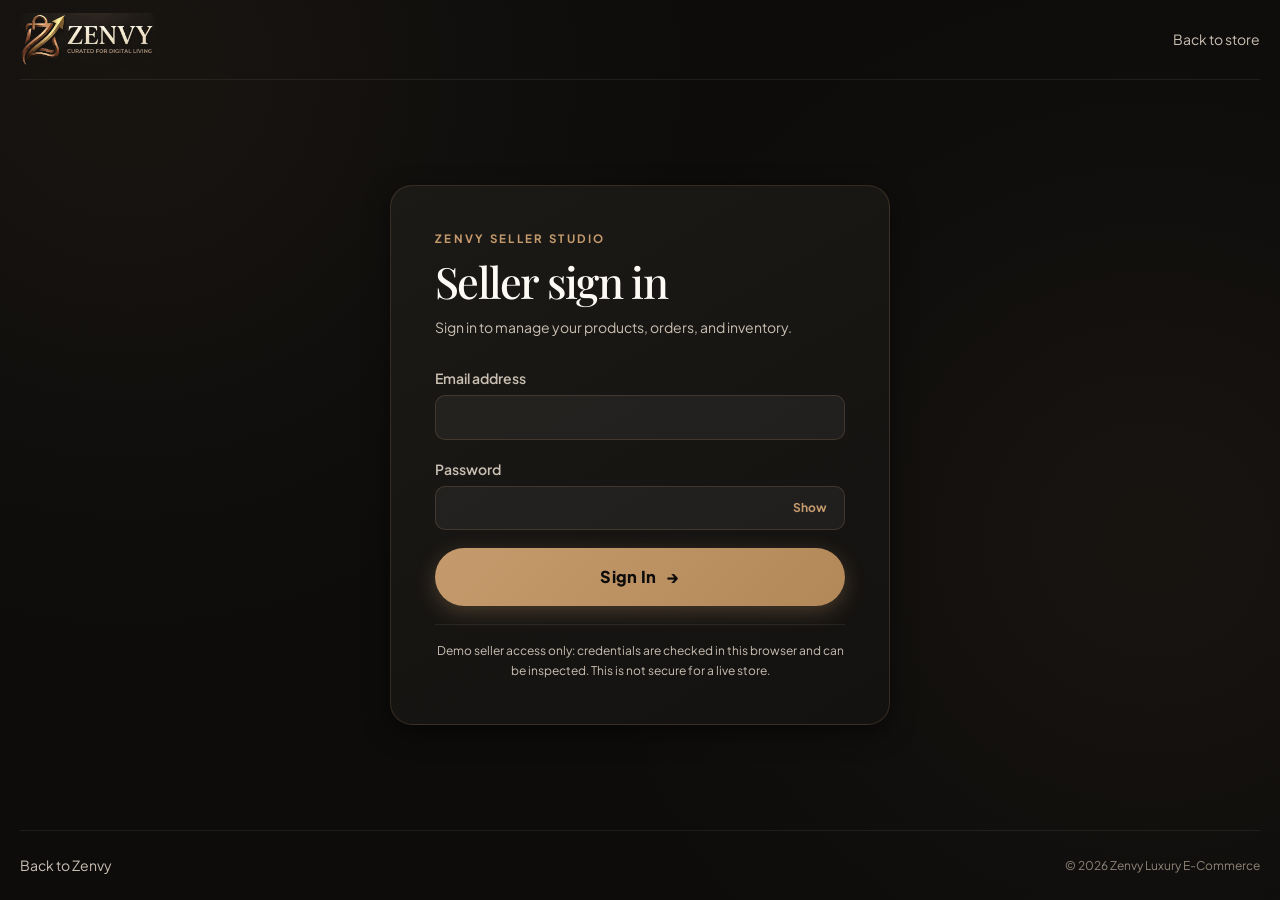
<file: admin.html>
<!DOCTYPE html>
<html lang="en">
<head>
    <meta charset="UTF-8">
    <meta name="viewport" content="width=device-width, initial-scale=1.0">
    <meta name="description" content="Zenvy seller dashboard with product, order, and inventory insights.">
    <title>Seller Dashboard | Zenvy</title>
    <link rel="stylesheet" href="css/admin.css">
    <script src="js/seller-auth.js"></script>
</head>
<body class="dashboard-page">
    <a class="skip-link" href="#main-content">Skip to dashboard</a>
    <div class="admin-container">
        <aside class="sidebar" aria-label="Seller navigation">
            <a class="admin-brand" href="admin.html" aria-label="Zenvy Seller Dashboard">
                <span class="brand-mark" aria-hidden="true">Z</span>
                <span><strong>ZENVY</strong><small>SELLER STUDIO</small></span>
            </a>

            <p class="sidebar-label">Workspace</p>
            <nav>
                <ul>
                    <li><a href="admin.html" class="active" aria-current="page"><span aria-hidden="true">⌂</span>Seller dashboard</a></li>
                    <li><a href="manage-products.html"><span aria-hidden="true">▦</span>Products</a></li>
                    <li><a href="manage-orders.html"><span aria-hidden="true">▤</span>Orders</a></li>
                </ul>
            </nav>

            <a class="store-link" href="index.html"><span aria-hidden="true">↗</span>Back to store</a>
        </aside>

        <main class="main-content" id="main-content">
            <header class="dashboard-header">
                <div>
                    <p class="eyebrow">YOUR STORE AT A GLANCE</p>
                    <h1>Seller Dashboard</h1>
                    <p class="page-intro">Welcome back. Here’s the latest from your Zenvy store.</p>
                </div>
                <a class="header-action" href="manage-products.html"><span aria-hidden="true">＋</span> Add product</a>
            </header>

            <section class="stats-grid" aria-label="Store statistics">
                <article class="stat-card">
                    <div class="stat-card-top">
                        <span class="stat-icon products-icon" aria-hidden="true">▦</span>
                        <span class="stat-label">CATALOG</span>
                    </div>
                    <h2>Total products</h2>
                    <p class="stat-value" id="total-products" aria-live="polite">0</p>
                    <a href="manage-products.html">Manage products <span aria-hidden="true">→</span></a>
                </article>

                <article class="stat-card">
                    <div class="stat-card-top">
                        <span class="stat-icon orders-icon" aria-hidden="true">▤</span>
                        <span class="stat-label">FULFILLMENT</span>
                    </div>
                    <h2>Total orders</h2>
                    <p class="stat-value" id="total-orders" aria-live="polite">0</p>
                    <a href="manage-orders.html">View orders <span aria-hidden="true">→</span></a>
                </article>

                <article class="stat-card low-stock-stat">
                    <div class="stat-card-top">
                        <span class="stat-icon stock-icon" aria-hidden="true">!</span>
                        <span class="stat-label">INVENTORY HEALTH</span>
                    </div>
                    <h2>Low-stock items</h2>
                    <p class="stat-value" id="low-stock-count" aria-live="polite">0</p>
                    <span class="stat-caption">Products with 5 or fewer units</span>
                </article>
            </section>

            <section class="dashboard-lower">
                <div class="section-heading">
                    <div>
                        <p class="eyebrow">INVENTORY</p>
                        <h2>Low-stock alerts</h2>
                        <p class="section-description">Restock these products to keep them available to customers.</p>
                    </div>
                    <a href="manage-products.html" class="text-link">Manage inventory <span aria-hidden="true">→</span></a>
                </div>

                <div id="low-stock-alert-list" class="alert-box" aria-live="polite" aria-atomic="true">
                    <p class="empty-state">Checking inventory…</p>
                </div>
            </section>
        </main>
    </div>

    <script src="js/admin.js"></script>
</body>
</html>
</file>
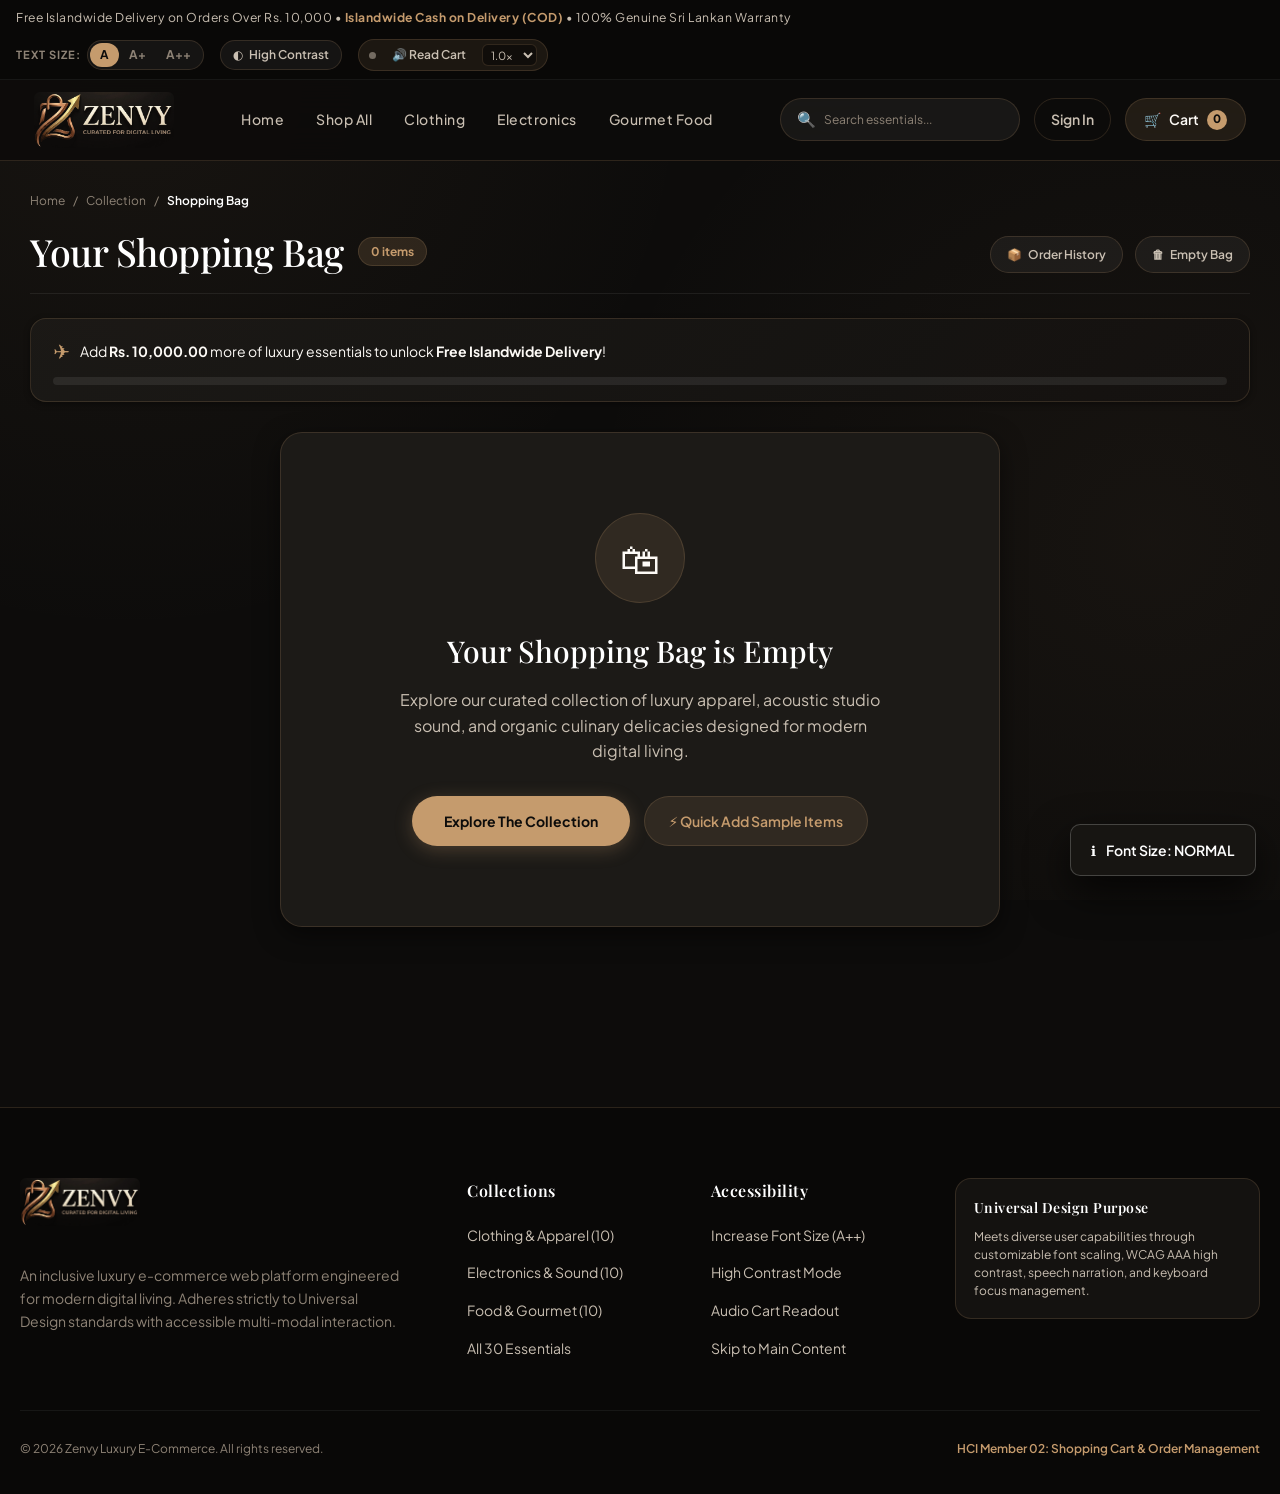
<file: cart.html>
﻿<!DOCTYPE html>
<html lang="en" class="font-size-normal">
<head>
  <meta charset="UTF-8" />
  <meta name="viewport" content="width=device-width, initial-scale=1.0" />
  <meta name="description" content="Your Zenvy Shopping Bag. Review luxury essentials, calculate complimentary shipping, apply promotional vouchers, and proceed to accessible WCAG AAA checkout." />
  <title>Shopping Bag | Zenvy Luxury &amp; Accessible E-Commerce</title>

  <!-- Main Stylesheet -->
  <link rel="stylesheet" href="css/style.css" />
</head>
<body>
  <!-- Accessible Skip Link for Keyboard Navigation -->
  <a href="#mainContent" class="skip-link">Skip to main content</a>

  <!-- ARIA Live Region for Screen Reader Announcements -->
  <div id="a11yLiveAnnouncer" class="sr-only" aria-live="polite" aria-atomic="true"></div>

  <!-- ==========================================================================
       TOP ANNOUNCEMENT BAR & ACCESSIBILITY CONTROLS
       ========================================================================== -->
  <aside class="site-announcement-strip" aria-label="Announcement & Accessibility Toolbar">
    <div class="announcement-container">
      <div class="announcement-promo">
        Free Islandwide Delivery on Orders Over Rs. 10,000 &bull; <strong>Islandwide Cash on Delivery (COD)</strong> &bull; 100% Genuine Sri Lankan Warranty
      </div>

      <!-- Accessibility Toolbar Controls -->
      <div class="a11y-group-wrap">
        <!-- Font Size Scaling Controls (A, A+, A++) -->
        <div class="a11y-item">
          <span class="a11y-label" id="fontCtrlLabel">Text Size:</span>
          <div class="font-size-controls" role="group" aria-labelledby="fontCtrlLabel">
            <button type="button" class="font-size-btn active" data-size="normal" aria-pressed="true" title="Default font size (100%)">A</button>
            <button type="button" class="font-size-btn" data-size="large" aria-pressed="false" title="Large font size (115%)">A+</button>
            <button type="button" class="font-size-btn" data-size="xlarge" aria-pressed="false" title="Extra Large font size (130%)">A++</button>
          </div>
        </div>

        <!-- High Contrast Mode Toggle -->
        <div class="a11y-item">
          <button type="button" class="btn-contrast-toggle" aria-pressed="false" title="Toggle High Contrast Mode (WCAG AAA)">
            <span class="contrast-btn-icon" aria-hidden="true">◐</span>
            <span class="contrast-btn-label">High Contrast</span>
          </button>
        </div>

        <!-- Audio Narration Controls -->
        <div class="a11y-item">
          <div class="audio-narration-bar" role="region" aria-label="Audio Reader Controls">
            <span class="audio-status-pulse" title="Audio Status" aria-hidden="true"></span>
            <button type="button" id="audioPlaySummaryBtn" class="btn-audio-control" onclick="narrateCartBreakdown()" title="Listen to shopping cart overview">
              🔊 Read Cart
            </button>
            <button type="button" id="audioPauseBtn" class="btn-audio-control" style="display: none;" title="Pause audio narration">
              ⏸ Pause
            </button>
            <button type="button" id="audioStopBtn" class="btn-audio-control" style="display: none;" title="Stop audio narration">
              ⏹ Stop
            </button>
            <label for="speechRateSelect" class="sr-only">Voice Speed</label>
            <select id="speechRateSelect" class="speech-rate-select" title="Voice Speed">
              <option value="0.8">0.8x</option>
              <option value="1.0" selected>1.0x</option>
              <option value="1.2">1.2x</option>
            </select>
          </div>
        </div>
      </div>
    </div>
  </aside>

  <!-- ==========================================================================
       MAIN NAVIGATION HEADER
       ========================================================================== -->
  <header class="site-header" role="banner">
    <div class="header-container">
      <!-- Brand Logo Image -->
      <a href="index.html" class="brand-logo-link" aria-label="Zenvy Home">
        <img src="images/LOGO.png" alt="Zenvy - Curated for Digital Living" class="brand-logo-img" />
      </a>

      <!-- Navigation Links -->
      <nav class="nav-menu" id="primaryNav" role="navigation" aria-label="Main Navigation">
        <a href="index.html" class="nav-link">Home</a>
        <a href="products.html" class="nav-link">Shop All</a>
        <a href="products.html?category=clothing" class="nav-link">Clothing</a>
        <a href="products.html?category=electronics" class="nav-link">Electronics</a>
        <a href="products.html?category=food" class="nav-link">Gourmet Food</a>
      </nav>

      <!-- Right Header Actions: Compact Search + Cart + Mobile Menu -->
      <div class="header-actions-group">
        <div class="nav-search-wrap" role="search">
          <div class="search-input-box">
            <span class="search-icon" aria-hidden="true">🔍</span>
            <label for="globalSearchInput" class="sr-only">Search products</label>
            <input 
              type="search" 
              id="globalSearchInput" 
              class="product-search-input" 
              placeholder="Search essentials..." 
              autocomplete="off" 
              aria-autocomplete="list"
              aria-controls="navSearchSuggestions"
            />
            <button type="button" class="search-clear-btn" aria-label="Clear search input" title="Clear input">✕</button>
          </div>
          <div id="navSearchSuggestions" class="search-suggestions-dropdown" role="listbox" aria-label="Search suggestions"></div>
        </div>

        <a href="login.html" class="btn-account-trigger">Sign In</a>

        <a 
          href="cart.html" 
          class="btn-cart-trigger active" 
          aria-label="Shopping Cart"
          title="Shopping Cart (Member 02 Feature)"
        >
          <span aria-hidden="true">🛒</span>
          <span class="btn-text">Cart</span>
          <span class="cart-count-badge" id="cartBadgeCount">0</span>
        </a>

        <button 
          type="button" 
          class="mobile-menu-btn" 
          id="mobileMenuToggle" 
          aria-expanded="false" 
          aria-controls="primaryNav" 
          aria-label="Toggle mobile navigation"
        >
          ☰
        </button>
      </div>
    </div>
  </header>

  <!-- ==========================================================================
       MAIN CONTENT: SHOPPING CART & CHECKOUT
       ========================================================================== -->
  <main id="mainContent">
    <section class="cart-page-section" aria-labelledby="cartMainTitle">
      <!-- Breadcrumbs -->
      <nav class="breadcrumbs" aria-label="Breadcrumbs" style="margin-bottom: 20px;">
        <a href="index.html">Home</a>
        <span aria-hidden="true">/</span>
        <a href="products.html">Collection</a>
        <span aria-hidden="true">/</span>
        <span aria-current="page" style="color: #ffffff; font-weight: 600;">Shopping Bag</span>
      </nav>

      <!-- Header Row with Title, Item Count & Order History Button -->
      <div class="cart-page-header-row">
        <div class="cart-header-title-wrap">
          <h1 id="cartMainTitle" class="cart-page-title">Your Shopping Bag</h1>
          <span class="cart-count-pill" id="cartHeaderCount">0 items</span>
        </div>

        <div class="cart-header-actions">
          <button type="button" class="btn-header-ghost" onclick="openOrderHistoryModal()" title="View previous orders saved in browser">
            <span>📦</span> Order History
          </button>
          <button type="button" class="btn-header-ghost" onclick="clearCart(false)" title="Clear all items from bag">
            <span>🗑</span> Empty Bag
          </button>
        </div>
      </div>

      <!-- Free Shipping Dynamic Progress Meter -->
      <div id="freeShippingMeter">
        <!-- Rendered by js/cart.js -->
      </div>

      <!-- Dynamic Cart Content (Empty State or Populated 2-Column Grid) -->
      <div id="cartContentArea">
        <!-- Rendered dynamically by js/cart.js -->
      </div>
    </section>
  </main>

  <!-- ==========================================================================
       CHECKOUT MODAL
       ========================================================================== -->
  <div 
    id="checkoutModal" 
    class="checkout-modal-backdrop" 
    role="dialog" 
    aria-modal="true" 
    aria-labelledby="checkoutModalTitle" 
    aria-hidden="true"
  >
    <div class="checkout-modal-dialog">
      <div class="checkout-header-row">
        <h2 id="checkoutModalTitle" class="checkout-header-title">Luxury Checkout &amp; Dispatch</h2>
        <button 
          type="button" 
          class="btn-close-modal" 
          onclick="closeCheckoutModal()" 
          aria-label="Close checkout modal"
        >
          ✕
        </button>
      </div>

      <form id="checkoutForm" onsubmit="handleCheckoutSubmit(event)">
        <div class="checkout-form-grid">
          <!-- Left Column: Shipping & Payment Details -->
          <div>
            <!-- Shipping Information -->
            <div class="checkout-section-box">
              <div class="checkout-sec-title">
                <span>1. Delivery Destination</span>
                <button type="button" class="btn-autofill-test" onclick="fillTestCheckoutData()" title="Fill sample delivery information for demo checkout">
                  ⚡ Fill Sample Details
                </button>
              </div>

              <div class="form-group">
                <label for="checkoutFullName" class="form-label">Full Recipient Name *</label>
                <input type="text" id="checkoutFullName" class="form-input" required placeholder="e.g. Kavinda Perera" />
              </div>

              <div class="form-row-2">
                <div class="form-group">
                  <label for="checkoutEmail" class="form-label">Email Address (For Invoice) *</label>
                  <input type="email" id="checkoutEmail" class="form-input" required placeholder="kavinda.perera@gmail.com" />
                </div>
                <div class="form-group">
                  <label for="checkoutPhone" class="form-label">Mobile Phone (Sri Lanka) *</label>
                  <input type="tel" id="checkoutPhone" class="form-input" required placeholder="e.g. +94 77 123 4567" />
                </div>
              </div>

              <div class="form-group">
                <label for="checkoutAddress" class="form-label">Delivery Street Address *</label>
                <input type="text" id="checkoutAddress" class="form-input" required placeholder="e.g. No. 45/2, Galle Road, Bambalapitiya" />
              </div>

              <div class="form-row-2">
                <div class="form-group">
                  <label for="checkoutCity" class="form-label">City / Town *</label>
                  <input type="text" id="checkoutCity" class="form-input" required placeholder="e.g. Colombo, Kandy, Galle" />
                </div>
                <div class="form-group">
                  <label for="checkoutPostal" class="form-label">Postal Code *</label>
                  <input type="text" id="checkoutPostal" class="form-input" required placeholder="e.g. 00400" />
                </div>
              </div>

              <div class="form-group">
                <label for="checkoutProvince" class="form-label">Province / District</label>
                <select id="checkoutProvince" class="form-input">
                  <option value="Western Province">Western Province (Colombo, Gampaha, Kalutara)</option>
                  <option value="Central Province">Central Province (Kandy, Nuwara Eliya, Matale)</option>
                  <option value="Southern Province">Southern Province (Galle, Matara, Hambantota)</option>
                  <option value="North Western Province">North Western Province (Kurunegala, Puttalam)</option>
                  <option value="Sabaragamuwa Province">Sabaragamuwa Province (Ratnapura, Kegalle)</option>
                  <option value="Eastern Province">Eastern Province (Trincomalee, Batticaloa, Ampara)</option>
                  <option value="Uva Province">Uva Province (Badulla, Monaragala)</option>
                  <option value="North Central Province">North Central Province (Anuradhapura, Polonnaruwa)</option>
                  <option value="Northern Province">Northern Province (Jaffna, Kilinochchi, Mannar, Mullaitivu, Vavuniya)</option>
                </select>
              </div>
            </div>

            <!-- Payment Method -->
            <div class="checkout-section-box">
              <div class="checkout-sec-title">
                <span>2. Payment Method</span>
              </div>

              <div class="payment-radio-group">
                <label class="payment-radio-card">
                  <input type="radio" name="paymentMethod" value="card" checked />
                  <div class="pay-card-label">
                    <span>💳 Credit or Debit Card</span>
                    <span style="font-size: 0.72rem; color: var(--primary);">(Demo only - no charge)</span>
                  </div>
                </label>

                <p class="checkout-demo-note">This browser-only demo does not process card payments. No card details are requested or saved.</p>

                <label class="payment-radio-card">
                  <input type="radio" name="paymentMethod" value="cod" />
                  <div class="pay-card-label">
                    <span>💵 Cash on Delivery (Islandwide COD)</span>
                    <span style="font-size: 0.72rem; color: var(--primary);">(Pay cash upon delivery)</span>
                  </div>
                </label>

                <label class="payment-radio-card">
                  <input type="radio" name="paymentMethod" value="koko" />
                  <div class="pay-card-label">
                    <span>📱 Koko / Mintpay (Buy Now Pay Later)</span>
                    <span style="font-size: 0.72rem; color: var(--text-muted);">(Not connected in this demo)</span>
                  </div>
                </label>

                <label class="payment-radio-card">
                  <input type="radio" name="paymentMethod" value="lankaqr" />
                  <div class="pay-card-label">
                    <span>🏦 LankaQR / FriMi / Bank Transfer</span>
                    <span style="font-size: 0.72rem; color: var(--text-muted);">(Not connected in this demo)</span>
                  </div>
                </label>
              </div>
            </div>

            <!-- Special Instructions / Notes -->
            <div class="checkout-section-box" style="margin-bottom: 0;">
              <div class="form-group" style="margin-bottom: 0;">
                <label for="checkoutNotes" class="form-label">Delivery Notes / Special Instructions (Optional)</label>
                <input type="text" id="checkoutNotes" class="form-input" placeholder="e.g. Please call before delivery, leave with apartment security" />
              </div>
            </div>
          </div>

          <!-- Right Column: Order Items Preview & Place Order -->
          <div class="checkout-summary-sidebar">
            <div>
              <h3 style="font-family: var(--font-serif); font-size: var(--fs-md); margin-bottom: 14px; color: #ffffff;">Order Preview</h3>
              <div id="checkoutItemsSummary" class="checkout-items-preview-list">
                <!-- Populated dynamically -->
              </div>
            </div>

            <div>
              <div class="checkout-total-box">
                <span class="chk-total-label">Order Total:</span>
                <span id="checkoutGrandTotal" class="chk-total-val">Rs. 0.00</span>
              </div>

              <button type="submit" id="btnConfirmOrder" class="btn-confirm-order">
                Save Order on This Device
              </button>

              <p style="font-size: 0.70rem; color: var(--text-muted); text-align: center; margin-top: 10px;">
                Orders and stock are saved only in this browser. They are not sent to Zenvy and may be cleared with browser data.
              </p>
            </div>
          </div>
        </div>
      </form>
    </div>
  </div>

  <!-- ==========================================================================
       ORDER CONFIRMATION & INVOICE MODAL
       ========================================================================== -->
  <div 
    id="orderSuccessModal" 
    class="checkout-modal-backdrop" 
    role="dialog" 
    aria-modal="true" 
    aria-labelledby="successModalTitle" 
    aria-hidden="true"
  >
    <div class="checkout-modal-dialog" style="max-width: 780px;">
      <button 
        type="button" 
        class="btn-close-modal" 
        onclick="closeOrderSuccessModal()" 
        aria-label="Close invoice dialog"
      >
        ✕
      </button>
      <div id="orderSuccessContent">
        <!-- Rendered by js/cart.js -->
      </div>
    </div>
  </div>

  <!-- ==========================================================================
       ORDER HISTORY MODAL
       ========================================================================== -->
  <div 
    id="orderHistoryModal" 
    class="checkout-modal-backdrop" 
    role="dialog" 
    aria-modal="true" 
    aria-labelledby="historyModalTitle" 
    aria-hidden="true"
  >
    <div class="checkout-modal-dialog" style="max-width: 800px;">
      <div class="checkout-header-row">
        <h2 id="historyModalTitle" class="checkout-header-title">Your Order History (localStorage)</h2>
        <button 
          type="button" 
          class="btn-close-modal" 
          onclick="closeOrderHistoryModal()" 
          aria-label="Close order history"
        >
          ✕
        </button>
      </div>
      <div id="orderHistoryContent">
        <!-- Rendered by js/cart.js -->
      </div>
    </div>
  </div>

  <!-- ==========================================================================
       CLEAR CART CONFIRMATION MODAL
       ========================================================================== -->
  <div 
    id="clearCartModal" 
    class="checkout-modal-backdrop" 
    role="dialog" 
    aria-modal="true" 
    aria-labelledby="clearModalTitle" 
    aria-hidden="true"
  >
    <div class="checkout-modal-dialog" style="max-width: 480px; text-align: center;">
      <div style="font-size: 2.5rem; margin-bottom: 12px;" aria-hidden="true">🗑</div>
      <h3 id="clearModalTitle" style="font-family: var(--font-serif); font-size: var(--fs-xl); color: #ffffff; margin-bottom: 10px;">Clear Shopping Bag?</h3>
      <p style="font-size: var(--fs-sm); color: var(--text-secondary); margin-bottom: 24px;">
        Are you sure you want to remove all items and promotional vouchers from your shopping bag?
      </p>
      <div style="display: flex; gap: 12px; justify-content: center;">
        <button type="button" class="btn-clear-cart" style="padding: 10px 20px;" onclick="closeClearCartModal()">
          Cancel
        </button>
        <button type="button" class="btn-primary-luxury" style="padding: 10px 24px; background: #ef4444;" onclick="clearCart(true)">
          Yes, Clear All
        </button>
      </div>
    </div>
  </div>

  <!-- ==========================================================================
       PRODUCT DETAILS ACCESSIBLE MODAL (FOR QUICK VIEW)
       ========================================================================== -->
  <div 
    id="productModal" 
    class="product-modal-backdrop" 
    role="dialog" 
    aria-modal="true" 
    aria-labelledby="modalTitle" 
    aria-hidden="true"
  >
    <div class="product-modal-dialog">
      <button 
        type="button" 
        id="closeModalBtn" 
        class="btn-close-modal" 
        onclick="closeModal()" 
        aria-label="Close product details dialog"
      >
        ✕
      </button>
      <div id="modalProductContent">
        <!-- Rendered dynamically by products.js -->
      </div>
    </div>
  </div>

  <!-- ==========================================================================
       FOOTER
       ========================================================================== -->
  <footer class="site-footer" role="contentinfo">
    <div class="footer-container">
      <div class="footer-top-grid">
        <div class="footer-brand-col">
          <a href="index.html" class="brand-logo-link" style="margin-bottom: 8px;">
            <img src="images/LOGO.png" alt="Zenvy" class="footer-logo-img" />
          </a>
          <p>
            An inclusive luxury e-commerce web platform engineered for modern digital living. Adheres strictly to Universal Design standards with accessible multi-modal interaction.
          </p>
        </div>

        <div>
          <h4 class="footer-heading">Collections</h4>
          <ul class="footer-links-list">
            <li><a href="products.html?category=clothing">Clothing &amp; Apparel (10)</a></li>
            <li><a href="products.html?category=electronics">Electronics &amp; Sound (10)</a></li>
            <li><a href="products.html?category=food">Food &amp; Gourmet (10)</a></li>
            <li><a href="products.html">All 30 Essentials</a></li>
          </ul>
        </div>

        <div>
          <h4 class="footer-heading">Accessibility</h4>
          <ul class="footer-links-list">
            <li><a href="javascript:void(0)" onclick="setFontSize('xlarge')">Increase Font Size (A++)</a></li>
            <li><a href="javascript:void(0)" onclick="toggleHighContrast()">High Contrast Mode</a></li>
            <li><a href="javascript:void(0)" onclick="narrateCartBreakdown()">Audio Cart Readout</a></li>
            <li><a href="#mainContent">Skip to Main Content</a></li>
          </ul>
        </div>

        <div>
          <div class="a11y-badge-box">
            <h4 class="footer-heading" style="margin-bottom: 6px; font-size: var(--fs-sm);">Universal Design Purpose</h4>
            <p>
              Meets diverse user capabilities through customizable font scaling, WCAG AAA high contrast, speech narration, and keyboard focus management.
            </p>
          </div>
        </div>
      </div>

      <div class="footer-bottom-row">
        <span>&copy; 2026 Zenvy Luxury E-Commerce. All rights reserved.</span>
        <span class="hci-tag">HCI Member 02: Shopping Cart &amp; Order Management</span>
      </div>
    </div>
  </footer>

  <!-- Scripts -->
  <script src="js/products.js"></script>
  <script src="js/account.js"></script>
  <script src="js/cart.js"></script>
  <script src="js/search.js"></script>
  <script src="js/accessibility.js?v=2.1"></script>
  <script>
    document.addEventListener("DOMContentLoaded", () => {
      // Mobile menu toggle
      const mobileBtn = document.getElementById("mobileMenuToggle");
      const navMenu = document.getElementById("primaryNav");
      if (mobileBtn && navMenu) {
        mobileBtn.addEventListener("click", () => {
          const isOpen = navMenu.classList.toggle("is-active");
          mobileBtn.setAttribute("aria-expanded", isOpen ? "true" : "false");
        });
      }
    });
  </script>
</body>
</html>
</file>
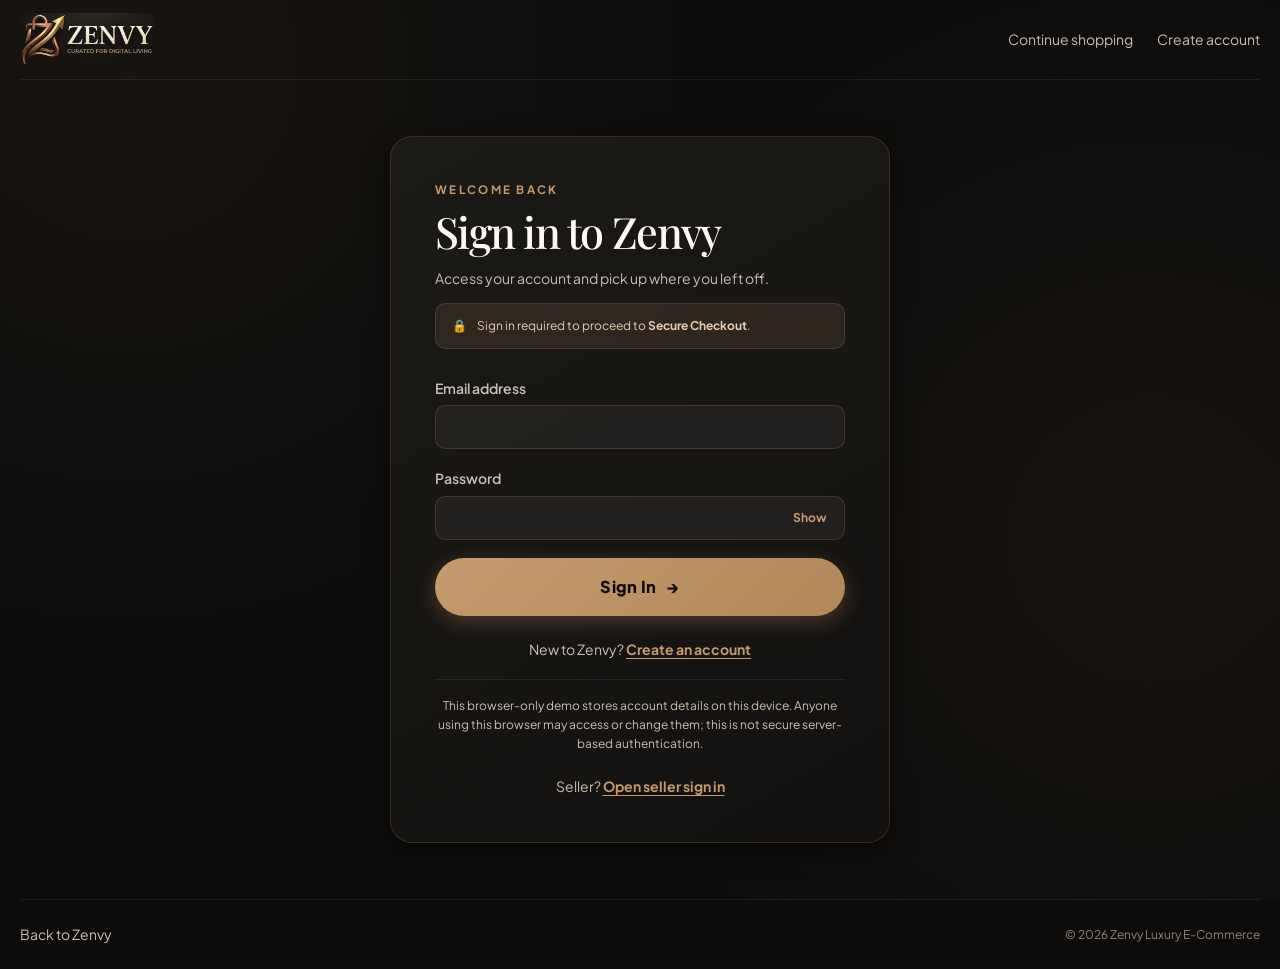
<file: checkout.html>
<!DOCTYPE html>
<html lang="en" class="font-size-normal">
<head>
  <meta charset="UTF-8" />
  <meta name="viewport" content="width=device-width, initial-scale=1.0" />
  <meta name="description" content="Secure Sri Lankan checkout for Zenvy luxury digital essentials. Doorstep islandwide delivery, cash on delivery (COD), card payments, and Koko installments." />
  <title>Secure Checkout &amp; Dispatch | Zenvy Luxury E-Commerce</title>

  <!-- Main Stylesheet -->
  <link rel="stylesheet" href="css/style.css" />
</head>
<body>
  <!-- Accessible Skip Link for Keyboard Navigation -->
  <a href="#mainContent" class="skip-link">Skip to main content</a>

  <!-- ARIA Live Region for Screen Reader Announcements -->
  <div id="a11yLiveAnnouncer" class="sr-only" aria-live="polite" aria-atomic="true"></div>

  <!-- ==========================================================================
       TOP ANNOUNCEMENT BAR & ACCESSIBILITY CONTROLS
       ========================================================================== -->
  <aside class="site-announcement-strip" aria-label="Announcement & Accessibility Toolbar">
    <div class="announcement-container">
      <div class="announcement-promo">
        Free Islandwide Delivery on Orders Over Rs. 10,000 &bull; <strong>Islandwide Cash on Delivery (COD)</strong> &bull; 100% Genuine Sri Lankan Warranty
      </div>

      <!-- Accessibility Toolbar Controls -->
      <div class="a11y-group-wrap">
        <!-- Font Size Scaling Controls (A, A+, A++) -->
        <div class="a11y-item">
          <span class="a11y-label" id="fontCtrlLabel">Text Size:</span>
          <div class="font-size-controls" role="group" aria-labelledby="fontCtrlLabel">
            <button type="button" class="font-size-btn active" data-size="normal" aria-pressed="true" title="Default font size (100%)">A</button>
            <button type="button" class="font-size-btn" data-size="large" aria-pressed="false" title="Large font size (115%)">A+</button>
            <button type="button" class="font-size-btn" data-size="xlarge" aria-pressed="false" title="Extra Large font size (130%)">A++</button>
          </div>
        </div>

        <!-- High Contrast Mode Toggle -->
        <div class="a11y-item">
          <button type="button" class="btn-contrast-toggle" aria-pressed="false" title="Toggle High Contrast Mode (WCAG AAA)">
            <span class="contrast-btn-icon" aria-hidden="true">◐</span>
            <span class="contrast-btn-label">High Contrast</span>
          </button>
        </div>

        <!-- Audio Narration Controls -->
        <div class="a11y-item">
          <div class="audio-narration-bar" role="region" aria-label="Audio Reader Controls">
            <span class="audio-status-pulse" title="Audio Status" aria-hidden="true"></span>
            <button type="button" id="audioPlaySummaryBtn" class="btn-audio-control" onclick="narrateCartBreakdown()" title="Listen to order breakdown">
              🔊 Read Order
            </button>
            <button type="button" id="audioPauseBtn" class="btn-audio-control" style="display: none;" title="Pause audio narration">
              ⏸ Pause
            </button>
            <button type="button" id="audioStopBtn" class="btn-audio-control" style="display: none;" title="Stop audio narration">
              ⏹ Stop
            </button>
            <label for="speechRateSelect" class="sr-only">Voice Speed</label>
            <select id="speechRateSelect" class="speech-rate-select" title="Voice Speed">
              <option value="0.8">0.8x</option>
              <option value="1.0" selected>1.0x</option>
              <option value="1.2">1.2x</option>
            </select>
          </div>
        </div>
      </div>
    </div>
  </aside>

  <!-- ==========================================================================
       MAIN NAVIGATION HEADER
       ========================================================================== -->
  <header class="site-header" role="banner">
    <div class="header-container">
      <!-- Brand Logo Image -->
      <a href="index.html" class="brand-logo-link" aria-label="Zenvy Home">
        <img src="images/LOGO.png" alt="Zenvy - Curated for Digital Living" class="brand-logo-img" />
      </a>

      <!-- Navigation Links -->
      <nav class="nav-menu" id="primaryNav" role="navigation" aria-label="Main Navigation">
        <a href="index.html" class="nav-link">Home</a>
        <a href="products.html" class="nav-link">Shop All</a>
        <a href="products.html?category=clothing" class="nav-link">Clothing</a>
        <a href="products.html?category=electronics" class="nav-link">Electronics</a>
        <a href="products.html?category=food" class="nav-link">Gourmet Food</a>
      </nav>

      <!-- Right Header Actions: Search + Account + Cart -->
      <div class="header-actions-group">
        <div class="nav-search-wrap" role="search">
          <div class="search-input-box">
            <span class="search-icon" aria-hidden="true">🔍</span>
            <label for="globalSearchInput" class="sr-only">Search products</label>
            <input 
              type="search" 
              id="globalSearchInput" 
              class="product-search-input" 
              placeholder="Search essentials..." 
              autocomplete="off" 
              aria-autocomplete="list"
              aria-controls="navSearchSuggestions"
            />
            <button type="button" class="search-clear-btn" aria-label="Clear search input" title="Clear input">✕</button>
          </div>
          <div id="navSearchSuggestions" class="search-suggestions-dropdown" role="listbox" aria-label="Search suggestions"></div>
        </div>

        <a href="login.html" class="btn-account-trigger">Sign In</a>

        <a 
          href="cart.html" 
          class="btn-cart-trigger" 
          aria-label="Shopping Cart"
          title="Shopping Cart"
        >
          <span aria-hidden="true">🛒</span>
          <span class="btn-text">Cart</span>
          <span class="cart-count-badge" id="cartBadgeCount">0</span>
        </a>

        <button 
          type="button" 
          class="mobile-menu-btn" 
          id="mobileMenuToggle" 
          aria-expanded="false" 
          aria-controls="primaryNav" 
          aria-label="Toggle mobile navigation"
        >
          ☰
        </button>
      </div>
    </div>
  </header>

  <!-- ==========================================================================
       MAIN CONTENT: SECURE CHECKOUT PAGE
       ========================================================================== -->
  <main id="mainContent" class="checkout-page-main">
    <div class="checkout-page-container">
      <!-- Breadcrumbs -->
      <nav class="breadcrumbs" aria-label="Breadcrumbs" style="margin-bottom: 24px;">
        <a href="index.html">Home</a>
        <span aria-hidden="true">/</span>
        <a href="products.html">Collection</a>
        <span aria-hidden="true">/</span>
        <a href="cart.html">Shopping Bag</a>
        <span aria-hidden="true">/</span>
        <span aria-current="page" style="color: #ffffff; font-weight: 600;">Secure Checkout</span>
      </nav>

      <!-- Dynamic Checkout Workspace Area -->
      <div id="checkoutPageContent">
        <!-- Rendered dynamically by js/checkout.js -->
      </div>
    </div>
  </main>

  <!-- Toast Notification Container -->
  <div id="toastContainer" class="toast-container" aria-live="polite" aria-atomic="true"></div>

  <!-- ==========================================================================
       SITE FOOTER
       ========================================================================== -->
  <footer class="site-footer" role="contentinfo">
    <div class="footer-container">
      <div class="footer-col brand-col">
        <img src="images/LOGO.png" alt="Zenvy" class="footer-logo-img" />
        <p class="footer-tagline">
          Curated luxury essentials for digital living, acoustic excellence, and artisanal Ceylon culinary mastery.
        </p>
      </div>
      <div class="footer-col">
        <h4 class="footer-col-title">Navigation</h4>
        <ul class="footer-links">
          <li><a href="index.html">Home</a></li>
          <li><a href="products.html">All Products</a></li>
          <li><a href="cart.html">Shopping Bag</a></li>
          <li><a href="profile.html">My Profile</a></li>
        </ul>
      </div>
      <div class="footer-col">
        <h4 class="footer-col-title">Customer Care</h4>
        <ul class="footer-links">
          <li><a href="checkout.html">Secure Checkout</a></li>
          <li><a href="profile.html">Order History</a></li>
          <li><a href="login.html">Sign In</a></li>
          <li><a href="register.html">Create Account</a></li>
        </ul>
      </div>
      <div class="footer-col">
        <h4 class="footer-col-title">Delivery &amp; Islandwide Warranty</h4>
        <p style="font-size: var(--fs-xs); color: var(--text-muted); line-height: 1.6;">
          Islandwide Doorstep Delivery across Sri Lanka via PromptX &amp; Domex. 100% Genuine Luxury Guarantee.
        </p>
      </div>
    </div>
    <div class="footer-bottom">
      <p>&copy; 2026 Zenvy Luxury E-Commerce. Member 02 Feature Implementation.</p>
    </div>
  </footer>

  <!-- Scripts -->
  <script src="js/products.js"></script>
  <script src="js/cart.js"></script>
  <script src="js/account.js"></script>
  <script src="js/accessibility.js?v=2.1"></script>
  <script src="js/search.js"></script>
  <script src="js/checkout.js"></script>
</body>
</html>
</file>
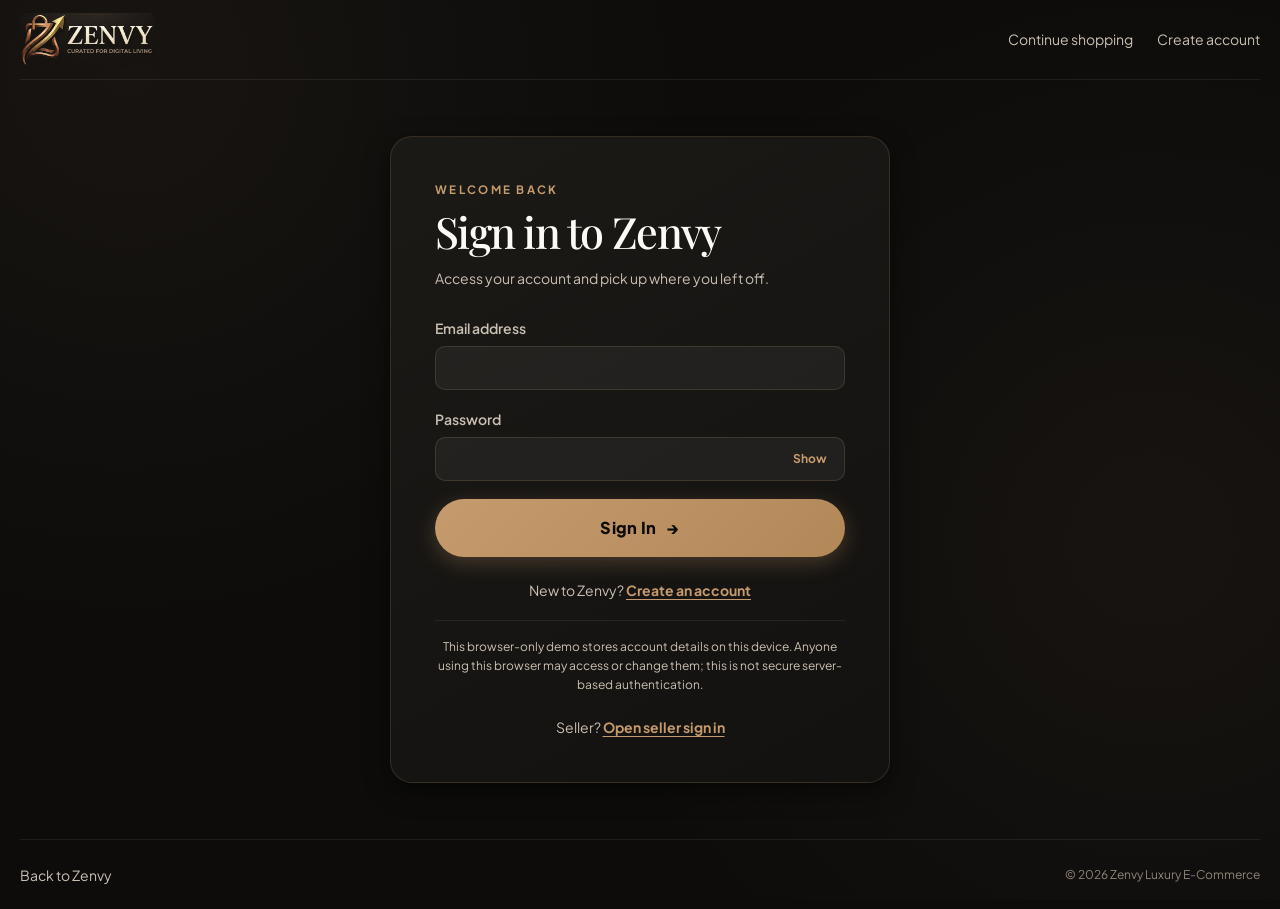
<file: login.html>
<!DOCTYPE html>
<html lang="en" class="font-size-normal">
<head>
  <meta charset="UTF-8" />
  <meta name="viewport" content="width=device-width, initial-scale=1.0" />
  <meta name="description" content="Sign in to your Zenvy account." />
  <title>Sign In | Zenvy</title>
  <link rel="stylesheet" href="css/style.css" />
</head>
<body>
  <a href="#mainContent" class="skip-link">Skip to main content</a>
  <header class="account-header">
    <a href="index.html" class="brand-logo-link" aria-label="Zenvy Home">
      <img src="images/LOGO.png" alt="Zenvy - Curated for Digital Living" class="brand-logo-img" />
    </a>
    <nav class="account-nav" aria-label="Account navigation">
      <a href="products.html">Continue shopping</a>
      <a href="register.html" data-customer-only>Create account</a>
    </nav>
  </header>

  <main id="mainContent" class="account-page">
    <section class="account-card" aria-labelledby="accountTitle">
      <div class="account-card-intro">
        <span class="section-tag" id="loginSectionTag">Welcome Back</span>
        <h1 id="accountTitle" class="account-title">Sign in to Zenvy</h1>
        <p id="loginIntroSubtitle">Access your account and pick up where you left off.</p>
        <div id="checkoutRedirectNotice" class="checkout-account-banner" style="display: none; margin-top: 14px;">
          <span class="acc-icon" aria-hidden="true">🔒</span>
          <span>Sign in required to proceed to <strong>Secure Checkout</strong>.</span>
        </div>
      </div>

      <form class="account-form" data-account-form="login">
        <div class="form-group">
          <label class="form-label" for="loginEmail">Email address</label>
          <input class="form-input" type="email" id="loginEmail" name="email" autocomplete="email" required />
        </div>
        <div class="form-group">
          <label class="form-label" for="loginPassword">Password</label>
          <div class="account-password-wrap">
            <input class="form-input" type="password" id="loginPassword" name="password" autocomplete="current-password" required />
            <button class="password-visibility-btn" type="button" data-password-toggle="loginPassword" aria-label="Show password" aria-pressed="false">Show</button>
          </div>
        </div>
        <button class="btn-checkout account-submit-btn" type="submit">Sign In <span aria-hidden="true">→</span></button>
        <p class="account-form-status" data-account-status role="status" aria-live="polite"></p>
        <button class="btn-header-ghost account-signout-btn" type="button" data-account-signout hidden>Sign out on this browser</button>
      </form>

      <p class="account-switch-prompt" data-customer-only>New to Zenvy? <a href="register.html">Create an account</a></p>
      <p class="account-security-note">This browser-only demo stores account details on this device. Anyone using this browser may access or change them; this is not secure server-based authentication.</p>
      <p class="account-switch-prompt" data-seller-signin-link>Seller? <a href="login.html?role=seller&amp;redirect=admin.html">Open seller sign in</a></p>
    </section>
  </main>

  <footer class="account-footer">
    <a href="index.html">Back to Zenvy</a>
    <span>&copy; 2026 Zenvy Luxury E-Commerce</span>
  </footer>
  <script src="js/seller-auth.js"></script>
  <script src="js/account.js"></script>
</body>
</html>
</file>
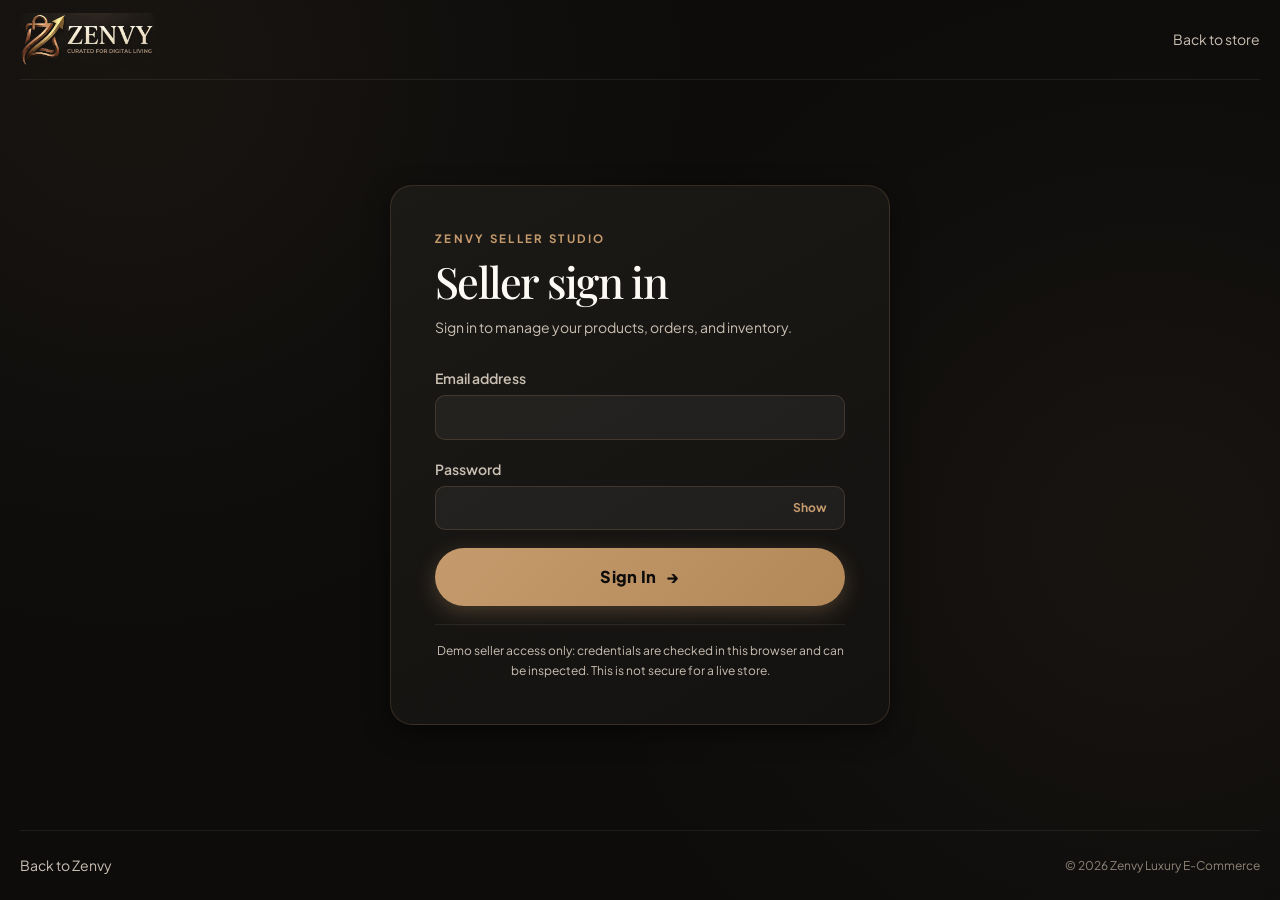
<file: manage-orders.html>
<!DOCTYPE html>
<html lang="en">
<head>
    <meta charset="UTF-8">
    <meta name="viewport" content="width=device-width, initial-scale=1.0">
    <meta name="description" content="Review Zenvy customer orders, update fulfillment status, and track sales revenue.">
    <title>Orders | Zenvy Admin</title>
    <link rel="stylesheet" href="css/admin.css">
    <script src="js/seller-auth.js"></script>
</head>
<body class="dashboard-page admin-subpage">
    <a class="skip-link" href="#main-content">Skip to order management</a>
    <div class="admin-container">
        <aside class="sidebar" aria-label="Admin navigation">
            <a class="admin-brand" href="admin.html" aria-label="Zenvy Admin dashboard">
                <span class="brand-mark" aria-hidden="true">Z</span>
                <span><strong>ZENVY</strong><small>STORE ADMIN</small></span>
            </a>
            <p class="sidebar-label">Workspace</p>
            <nav>
                <ul>
                    <li><a href="admin.html"><span aria-hidden="true">⌂</span>Dashboard</a></li>
                    <li><a href="manage-products.html"><span aria-hidden="true">▦</span>Products</a></li>
                    <li><a href="manage-orders.html" class="active" aria-current="page"><span aria-hidden="true">▤</span>Orders</a></li>
                </ul>
            </nav>
            <a class="store-link" href="index.html"><span aria-hidden="true">↗</span>Back to store</a>
        </aside>

        <main class="main-content" id="main-content">
            <header class="dashboard-header">
                <div>
                    <p class="eyebrow">FULFILLMENT</p>
                    <h1>Orders</h1>
                    <p class="page-intro">Track customer orders and keep fulfillment moving.</p>
                </div>
                <a class="header-action" href="admin.html"><span aria-hidden="true">←</span> Dashboard</a>
            </header>

            <section class="order-summary-grid" aria-label="Sales summary">
                <article class="stat-card">
                    <div class="stat-card-top">
                        <span class="stat-icon orders-icon" aria-hidden="true">▤</span>
                        <span class="stat-label">ALL CHANNELS</span>
                    </div>
                    <h2>Total orders</h2>
                    <p class="stat-value" id="total-order-count" aria-live="polite">0</p>
                </article>
                <article class="stat-card revenue-card">
                    <div class="stat-card-top">
                        <span class="stat-icon products-icon" aria-hidden="true">Rs</span>
                        <span class="stat-label">EXCLUDING CANCELLED</span>
                    </div>
                    <h2>Total revenue</h2>
                    <p class="stat-value" id="total-revenue" aria-live="polite">Rs. 0.00</p>
                </article>
            </section>

            <section class="table-section orders-table-section" aria-labelledby="orders-title">
                <div class="section-heading">
                    <div>
                        <p class="eyebrow">CUSTOMER ACTIVITY</p>
                        <h2 id="orders-title">Customer orders</h2>
                    </div>
                    <p class="table-count" id="orders-count" aria-live="polite">0 orders</p>
                </div>
                <div class="table-wrap">
                    <table>
                        <thead>
                            <tr>
                                <th scope="col">Order</th>
                                <th scope="col">Customer</th>
                                <th scope="col">Items</th>
                                <th scope="col">Order total</th>
                                <th scope="col">Status</th>
                                <th scope="col">Action</th>
                            </tr>
                        </thead>
                        <tbody id="orders-table-body"></tbody>
                    </table>
                    <p id="orders-empty-state" class="empty-state" hidden>No customer orders yet.</p>
                </div>
                <p id="orders-status-message" class="form-status" role="status" aria-live="polite"></p>
            </section>
        </main>
    </div>

    <script src="js/order-management.js"></script>
</body>
</html>
</file>
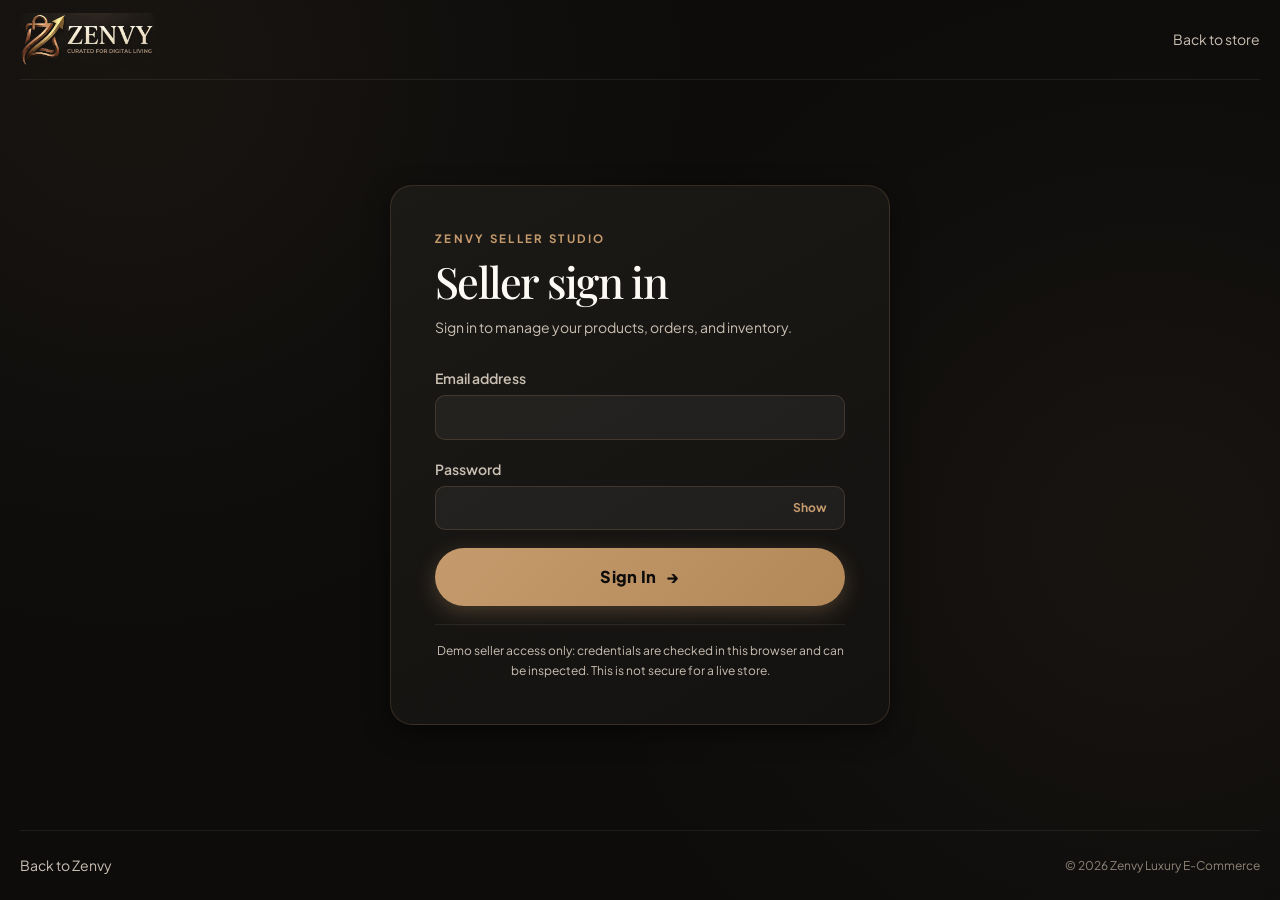
<file: manage-products.html>
<!DOCTYPE html>
<html lang="en">
<head>
    <meta charset="UTF-8">
    <meta name="viewport" content="width=device-width, initial-scale=1.0">
    <meta name="description" content="Add, edit, and manage Zenvy product prices and inventory.">
    <title>Products | Zenvy Admin</title>
    <link rel="stylesheet" href="css/admin.css">
    <script src="js/seller-auth.js"></script>
</head>
<body class="dashboard-page admin-subpage">
    <a class="skip-link" href="#main-content">Skip to product management</a>
    <div class="admin-container">
        <aside class="sidebar" aria-label="Admin navigation">
            <a class="admin-brand" href="admin.html" aria-label="Zenvy Admin dashboard">
                <span class="brand-mark" aria-hidden="true">Z</span>
                <span><strong>ZENVY</strong><small>STORE ADMIN</small></span>
            </a>
            <p class="sidebar-label">Workspace</p>
            <nav>
                <ul>
                    <li><a href="admin.html"><span aria-hidden="true">⌂</span>Dashboard</a></li>
                    <li><a href="manage-products.html" class="active" aria-current="page"><span aria-hidden="true">▦</span>Products</a></li>
                    <li><a href="manage-orders.html"><span aria-hidden="true">▤</span>Orders</a></li>
                </ul>
            </nav>
            <a class="store-link" href="index.html"><span aria-hidden="true">↗</span>Back to store</a>
        </aside>

        <main class="main-content" id="main-content">
            <header class="dashboard-header">
                <div>
                    <p class="eyebrow">CATALOG</p>
                    <h1>Products</h1>
                    <p class="page-intro">Manage your assortment, pricing, and stock levels.</p>
                </div>
                <a class="header-action" href="#product-form"><span aria-hidden="true">＋</span> Add product</a>
            </header>

            <section class="form-section product-form-section" aria-labelledby="form-title">
                <div class="section-heading">
                    <div>
                        <p class="eyebrow">PRODUCT DETAILS</p>
                        <h2 id="form-title">Add a product</h2>
                    </div>
                </div>
                <form id="product-form">
                    <input type="hidden" id="product-id">
                    <div class="product-form-grid">
                        <div class="form-group">
                            <label for="product-name">Product name</label>
                            <input type="text" id="product-name" name="name" maxlength="120" required>
                        </div>
                        <div class="form-group">
                            <label for="product-category">Category</label>
                            <select id="product-category" name="category" required>
                                <option value="food">Food</option>
                                <option value="clothing">Clothing</option>
                                <option value="electronics">Electronics</option>
                            </select>
                        </div>
                        <div class="form-group">
                            <label for="product-price">Price (Rs.)</label>
                            <input type="number" id="product-price" name="price" min="0" step="0.01" required>
                        </div>
                        <div class="form-group">
                            <label for="product-stock">Stock quantity</label>
                            <input type="number" id="product-stock" name="stock" min="0" step="1" required>
                        </div>
                        <div class="form-group product-image-field">
                            <label for="product-image">Image path</label>
                            <input type="text" id="product-image" name="image" placeholder="images/sample.jpeg" required>
                        </div>
                    </div>
                    <div class="form-actions">
                        <button type="submit" class="btn-primary" id="save-btn">Add product</button>
                        <button type="button" class="btn-secondary" id="cancel-btn" hidden>Cancel edit</button>
                        <p id="product-form-status" class="form-status" role="status" aria-live="polite"></p>
                    </div>
                </form>
            </section>

            <section class="table-section" aria-labelledby="product-list-title">
                <div class="section-heading">
                    <div>
                        <p class="eyebrow">INVENTORY</p>
                        <h2 id="product-list-title">Product inventory</h2>
                    </div>
                    <p class="table-count" id="product-count" aria-live="polite">0 products</p>
                </div>
                <div class="table-wrap">
                    <table>
                        <thead>
                            <tr>
                                <th scope="col">Product</th>
                                <th scope="col">Category</th>
                                <th scope="col">Price</th>
                                <th scope="col">Stock</th>
                                <th scope="col">Actions</th>
                            </tr>
                        </thead>
                        <tbody id="product-table-body"></tbody>
                    </table>
                    <p id="product-empty-state" class="empty-state" hidden>No products yet. Add a product to get started.</p>
                </div>
            </section>
        </main>
    </div>

    <script src="js/products.js"></script>
    <script src="js/inventory.js"></script>
</body>
</html>
</file>
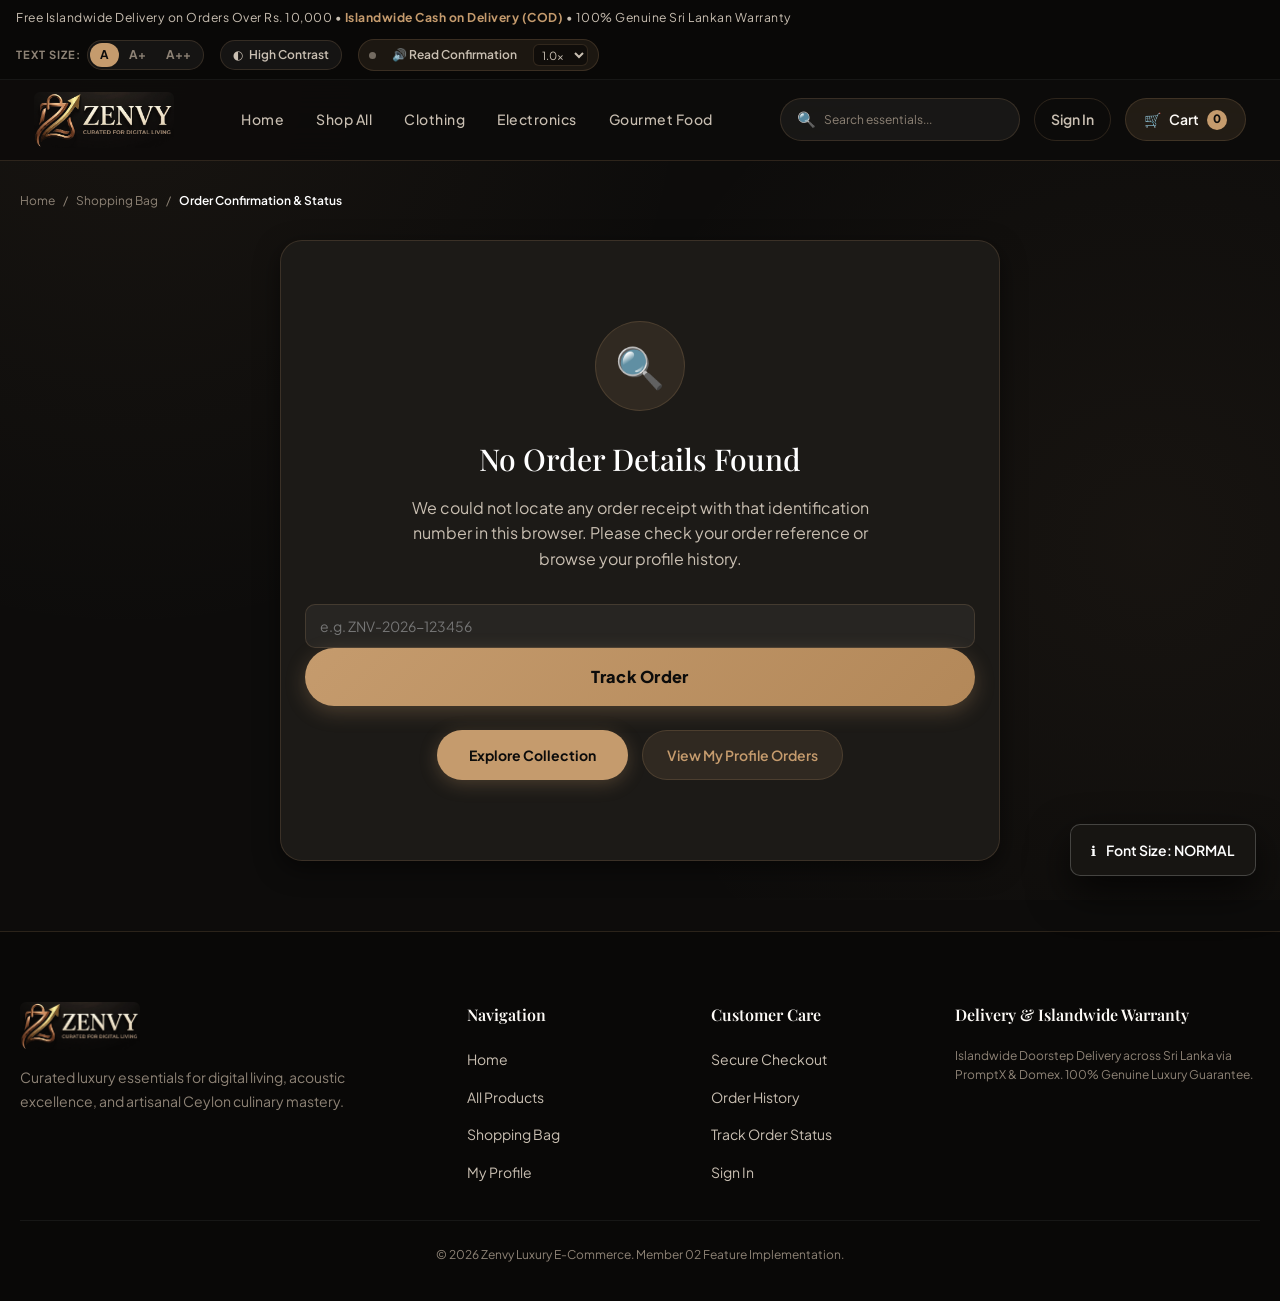
<file: order-confirmation.html>
<!DOCTYPE html>
<html lang="en" class="font-size-normal">
<head>
  <meta charset="UTF-8" />
  <meta name="viewport" content="width=device-width, initial-scale=1.0" />
  <meta name="description" content="Zenvy Order Confirmation and Live Status Display. View itemized order invoice, courier waybill tracking, Sri Lankan delivery details, and print receipts." />
  <title>Order Confirmation &amp; Status Display | Zenvy Luxury E-Commerce</title>

  <!-- Main Stylesheet -->
  <link rel="stylesheet" href="css/style.css" />
</head>
<body>
  <!-- Accessible Skip Link for Keyboard Navigation -->
  <a href="#mainContent" class="skip-link">Skip to main content</a>

  <!-- ARIA Live Region for Screen Reader Announcements -->
  <div id="a11yLiveAnnouncer" class="sr-only" aria-live="polite" aria-atomic="true"></div>

  <!-- ==========================================================================
       TOP ANNOUNCEMENT BAR & ACCESSIBILITY CONTROLS
       ========================================================================== -->
  <aside class="site-announcement-strip" aria-label="Announcement & Accessibility Toolbar">
    <div class="announcement-container">
      <div class="announcement-promo">
        Free Islandwide Delivery on Orders Over Rs. 10,000 &bull; <strong>Islandwide Cash on Delivery (COD)</strong> &bull; 100% Genuine Sri Lankan Warranty
      </div>

      <!-- Accessibility Toolbar Controls -->
      <div class="a11y-group-wrap">
        <!-- Font Size Scaling Controls (A, A+, A++) -->
        <div class="a11y-item">
          <span class="a11y-label" id="fontCtrlLabel">Text Size:</span>
          <div class="font-size-controls" role="group" aria-labelledby="fontCtrlLabel">
            <button type="button" class="font-size-btn active" data-size="normal" aria-pressed="true" title="Default font size (100%)">A</button>
            <button type="button" class="font-size-btn" data-size="large" aria-pressed="false" title="Large font size (115%)">A+</button>
            <button type="button" class="font-size-btn" data-size="xlarge" aria-pressed="false" title="Extra Large font size (130%)">A++</button>
          </div>
        </div>

        <!-- High Contrast Mode Toggle -->
        <div class="a11y-item">
          <button type="button" class="btn-contrast-toggle" aria-pressed="false" title="Toggle High Contrast Mode (WCAG AAA)">
            <span class="contrast-btn-icon" aria-hidden="true">◐</span>
            <span class="contrast-btn-label">High Contrast</span>
          </button>
        </div>

        <!-- Audio Narration Controls -->
        <div class="a11y-item">
          <div class="audio-narration-bar" role="region" aria-label="Audio Reader Controls">
            <span class="audio-status-pulse" title="Audio Status" aria-hidden="true"></span>
            <button type="button" id="audioPlaySummaryBtn" class="btn-audio-control" onclick="narrateConfirmationOrder()" title="Listen to order confirmation breakdown">
              🔊 Read Confirmation
            </button>
            <button type="button" id="audioPauseBtn" class="btn-audio-control" style="display: none;" title="Pause audio narration">
              ⏸ Pause
            </button>
            <button type="button" id="audioStopBtn" class="btn-audio-control" style="display: none;" title="Stop audio narration">
              ⏹ Stop
            </button>
            <label for="speechRateSelect" class="sr-only">Voice Speed</label>
            <select id="speechRateSelect" class="speech-rate-select" title="Voice Speed">
              <option value="0.8">0.8x</option>
              <option value="1.0" selected>1.0x</option>
              <option value="1.2">1.2x</option>
            </select>
          </div>
        </div>
      </div>
    </div>
  </aside>

  <!-- ==========================================================================
       MAIN NAVIGATION HEADER
       ========================================================================== -->
  <header class="site-header" role="banner">
    <div class="header-container">
      <!-- Brand Logo Image -->
      <a href="index.html" class="brand-logo-link" aria-label="Zenvy Home">
        <img src="images/LOGO.png" alt="Zenvy - Curated for Digital Living" class="brand-logo-img" />
      </a>

      <!-- Navigation Links -->
      <nav class="nav-menu" id="primaryNav" role="navigation" aria-label="Main Navigation">
        <a href="index.html" class="nav-link">Home</a>
        <a href="products.html" class="nav-link">Shop All</a>
        <a href="products.html?category=clothing" class="nav-link">Clothing</a>
        <a href="products.html?category=electronics" class="nav-link">Electronics</a>
        <a href="products.html?category=food" class="nav-link">Gourmet Food</a>
      </nav>

      <!-- Right Header Actions: Search + Account + Cart -->
      <div class="header-actions-group">
        <div class="nav-search-wrap" role="search">
          <div class="search-input-box">
            <span class="search-icon" aria-hidden="true">🔍</span>
            <label for="globalSearchInput" class="sr-only">Search products</label>
            <input 
              type="search" 
              id="globalSearchInput" 
              class="product-search-input" 
              placeholder="Search essentials..." 
              autocomplete="off" 
              aria-autocomplete="list"
              aria-controls="navSearchSuggestions"
            />
            <button type="button" class="search-clear-btn" aria-label="Clear search input" title="Clear input">✕</button>
          </div>
          <div id="navSearchSuggestions" class="search-suggestions-dropdown" role="listbox" aria-label="Search suggestions"></div>
        </div>

        <a href="login.html" class="btn-account-trigger">Sign In</a>

        <a 
          href="cart.html" 
          class="btn-cart-trigger" 
          aria-label="Shopping Cart"
          title="Shopping Cart"
        >
          <span aria-hidden="true">🛒</span>
          <span class="btn-text">Cart</span>
          <span class="cart-count-badge" id="cartBadgeCount">0</span>
        </a>

        <button 
          type="button" 
          class="mobile-menu-btn" 
          id="mobileMenuToggle" 
          aria-expanded="false" 
          aria-controls="primaryNav" 
          aria-label="Toggle mobile navigation"
        >
          ☰
        </button>
      </div>
    </div>
  </header>

  <!-- ==========================================================================
       MAIN CONTENT: ORDER CONFIRMATION & STATUS DISPLAY
       ========================================================================== -->
  <main id="mainContent" class="confirmation-page-main">
    <div class="confirmation-page-container">
      <!-- Breadcrumbs -->
      <nav class="breadcrumbs" aria-label="Breadcrumbs" style="margin-bottom: 24px;">
        <a href="index.html">Home</a>
        <span aria-hidden="true">/</span>
        <a href="cart.html">Shopping Bag</a>
        <span aria-hidden="true">/</span>
        <span aria-current="page" style="color: #ffffff; font-weight: 600;">Order Confirmation &amp; Status</span>
      </nav>

      <!-- Dynamic Order Confirmation & Status Area -->
      <div id="confirmationPageContent">
        <!-- Rendered dynamically by js/order-confirmation.js -->
      </div>
    </div>
  </main>

  <!-- Toast Notification Container -->
  <div id="toastContainer" class="toast-container" aria-live="polite" aria-atomic="true"></div>

  <!-- ==========================================================================
       SITE FOOTER
       ========================================================================== -->
  <footer class="site-footer" role="contentinfo">
    <div class="footer-container">
      <div class="footer-col brand-col">
        <img src="images/LOGO.png" alt="Zenvy" class="footer-logo-img" />
        <p class="footer-tagline">
          Curated luxury essentials for digital living, acoustic excellence, and artisanal Ceylon culinary mastery.
        </p>
      </div>
      <div class="footer-col">
        <h4 class="footer-col-title">Navigation</h4>
        <ul class="footer-links">
          <li><a href="index.html">Home</a></li>
          <li><a href="products.html">All Products</a></li>
          <li><a href="cart.html">Shopping Bag</a></li>
          <li><a href="profile.html">My Profile</a></li>
        </ul>
      </div>
      <div class="footer-col">
        <h4 class="footer-col-title">Customer Care</h4>
        <ul class="footer-links">
          <li><a href="checkout.html">Secure Checkout</a></li>
          <li><a href="profile.html">Order History</a></li>
          <li><a href="order-confirmation.html">Track Order Status</a></li>
          <li><a href="login.html">Sign In</a></li>
        </ul>
      </div>
      <div class="footer-col">
        <h4 class="footer-col-title">Delivery &amp; Islandwide Warranty</h4>
        <p style="font-size: var(--fs-xs); color: var(--text-muted); line-height: 1.6;">
          Islandwide Doorstep Delivery across Sri Lanka via PromptX &amp; Domex. 100% Genuine Luxury Guarantee.
        </p>
      </div>
    </div>
    <div class="footer-bottom">
      <p>&copy; 2026 Zenvy Luxury E-Commerce. Member 02 Feature Implementation.</p>
    </div>
  </footer>

  <!-- Scripts -->
  <script src="js/products.js"></script>
  <script src="js/cart.js"></script>
  <script src="js/account.js"></script>
  <script src="js/accessibility.js?v=2.1"></script>
  <script src="js/search.js"></script>
  <script src="js/order-confirmation.js"></script>
</body>
</html>
</file>
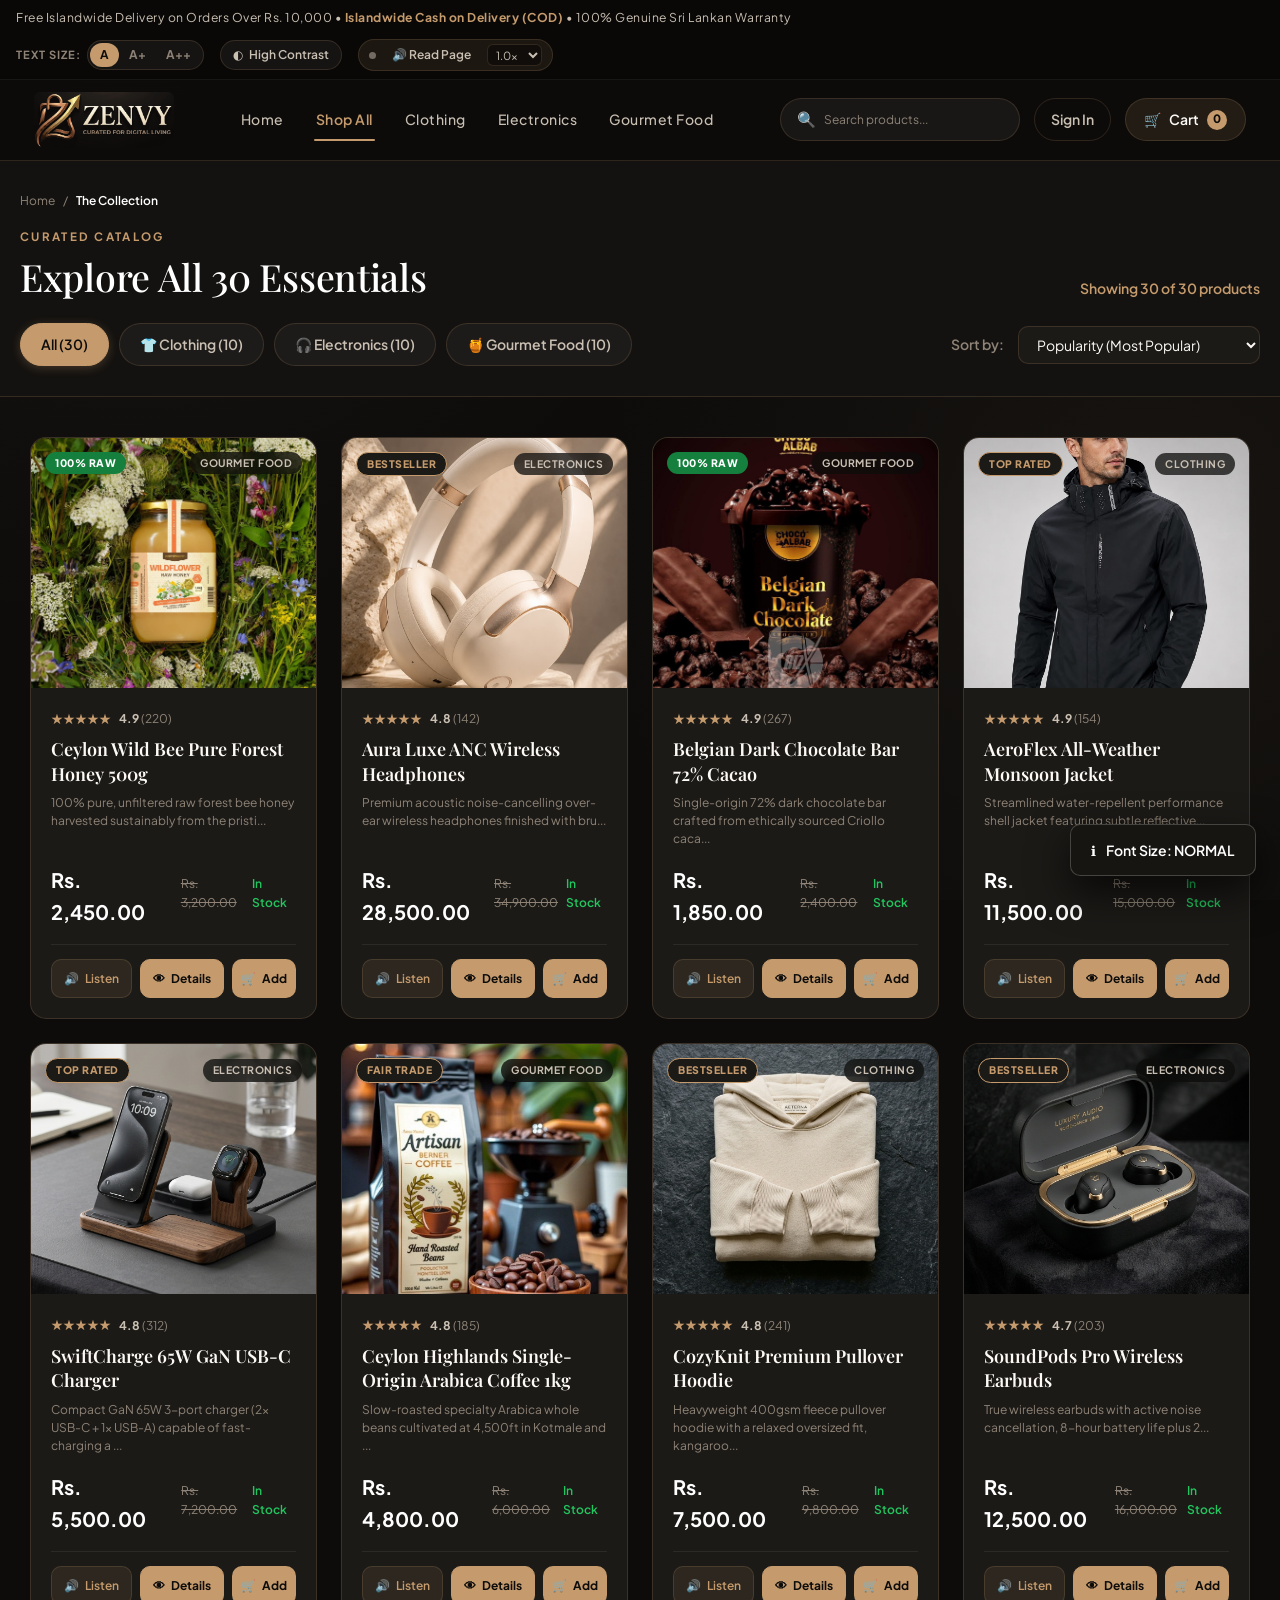
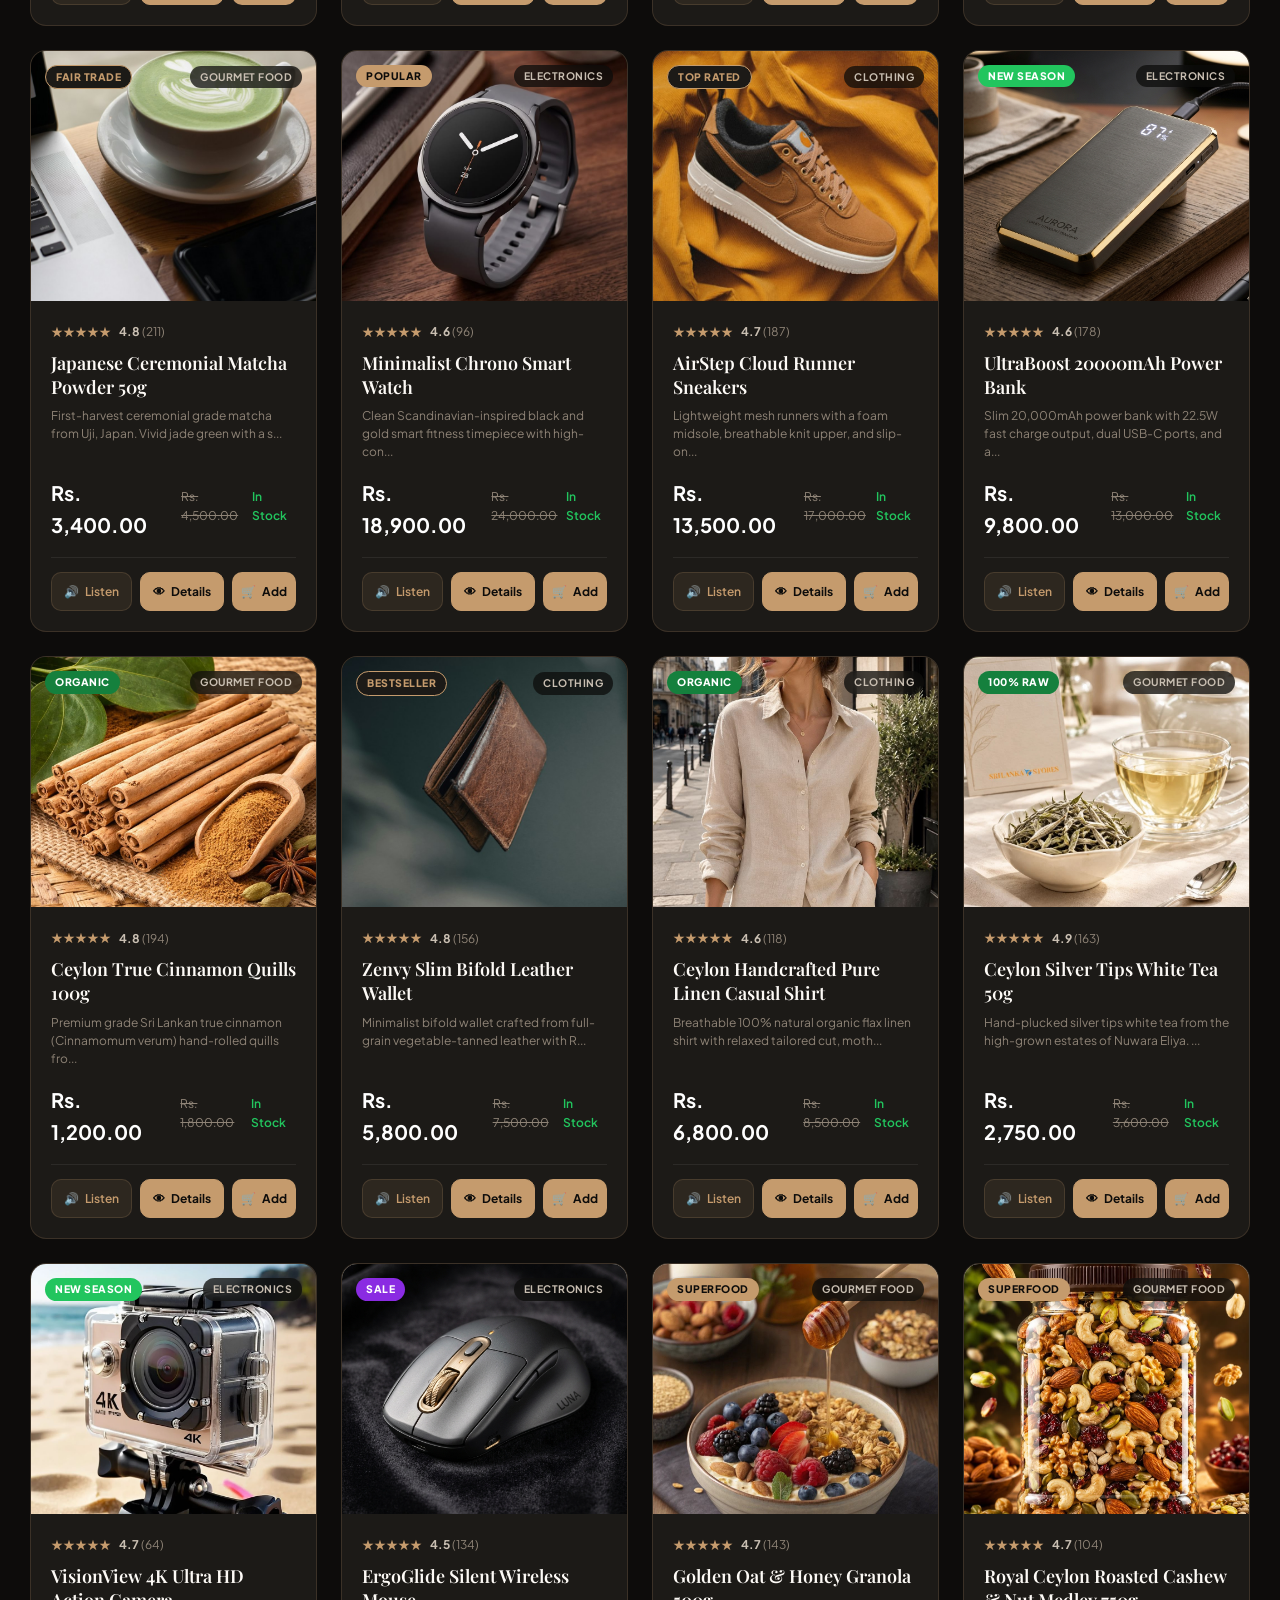
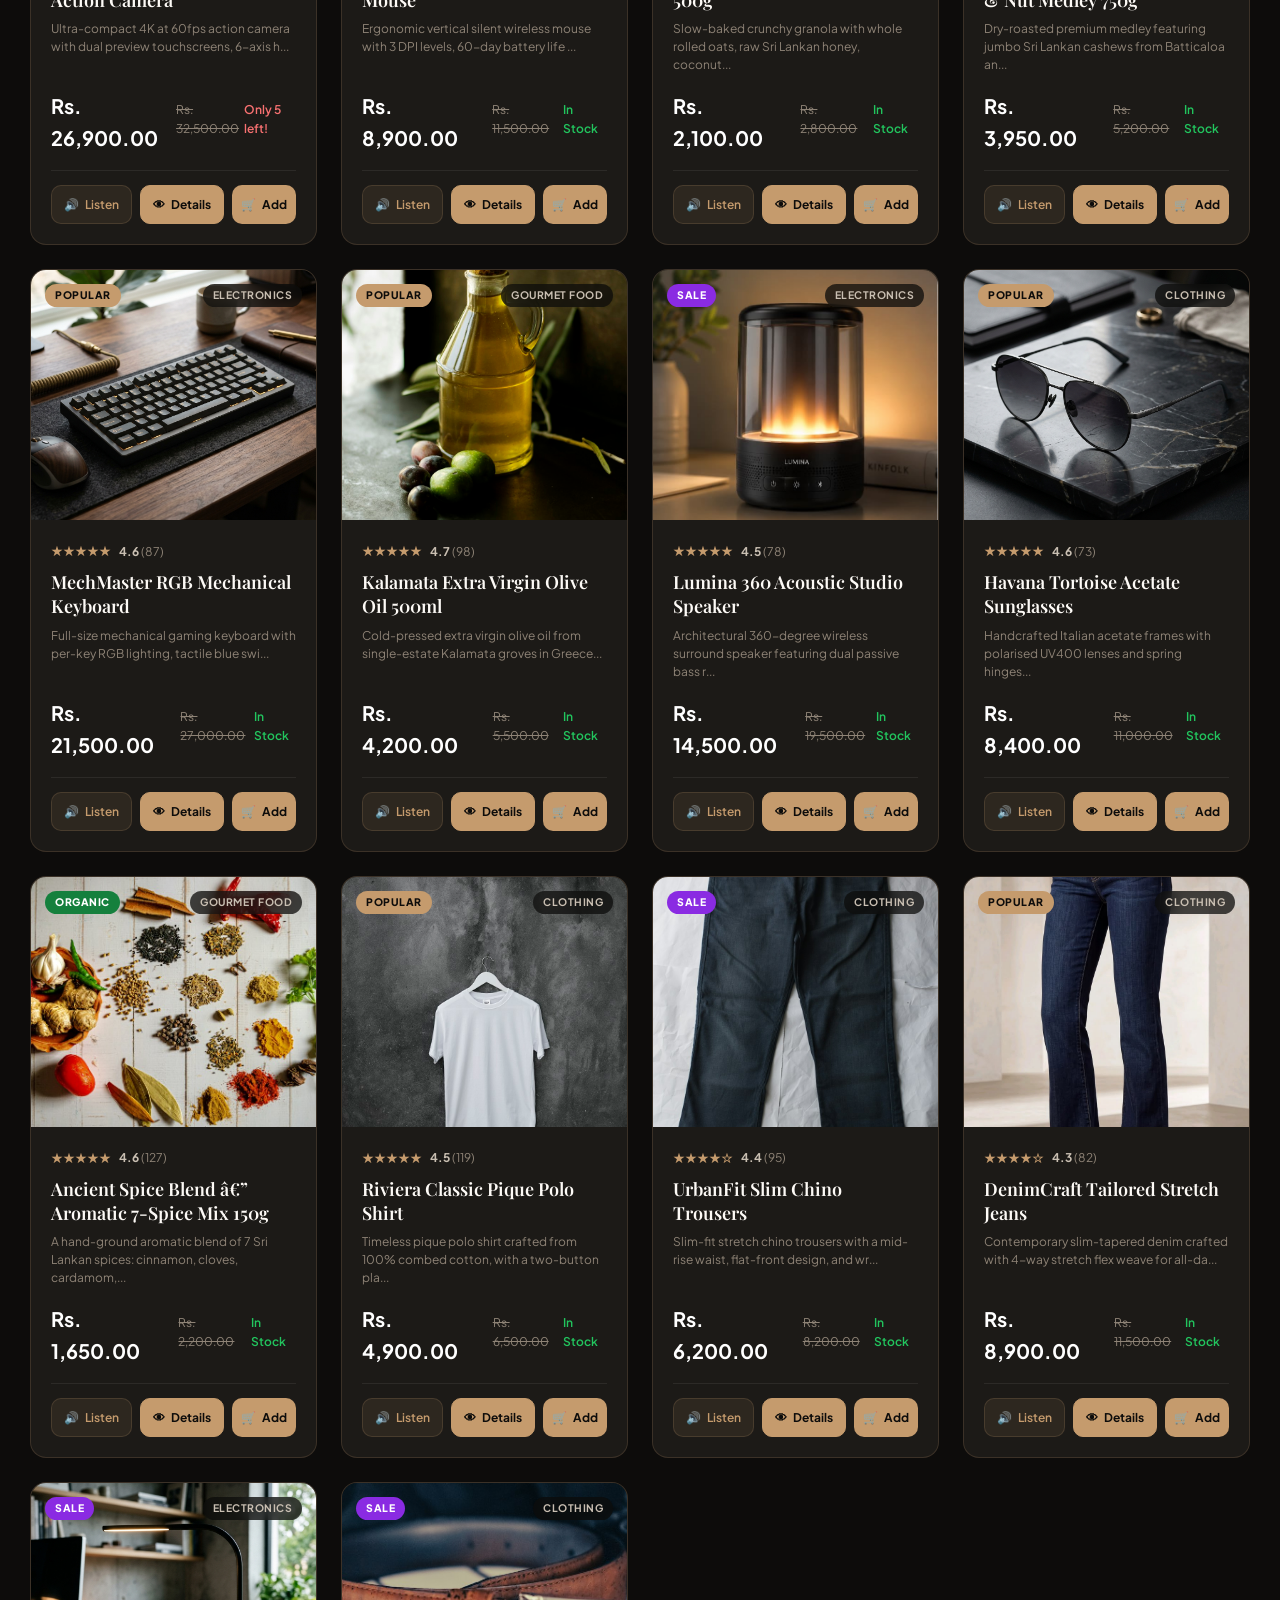
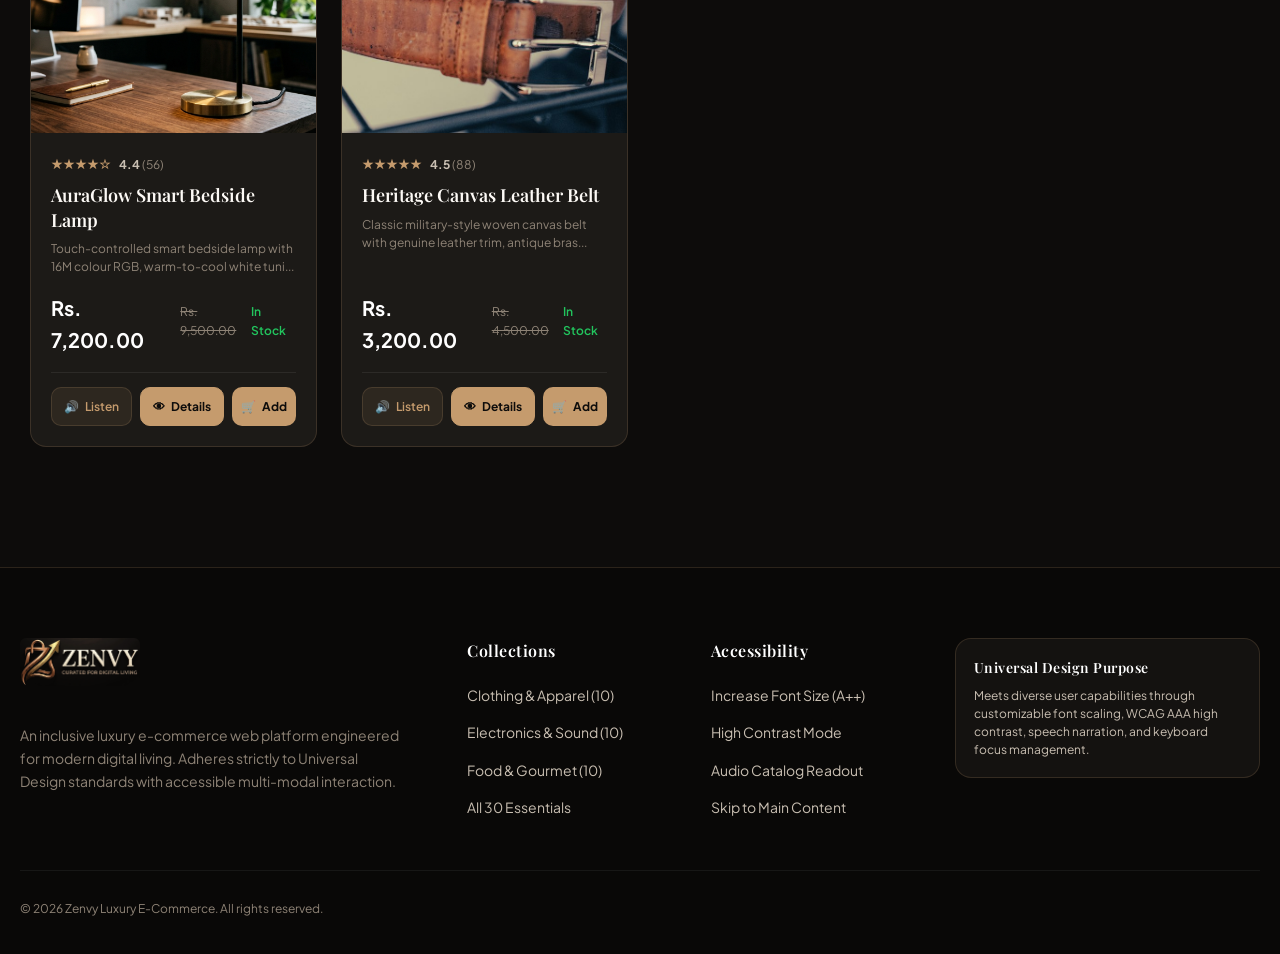
<file: products.html>
﻿<!DOCTYPE html>
<html lang="en" class="font-size-normal">
<head>
  <meta charset="UTF-8" />
  <meta name="viewport" content="width=device-width, initial-scale=1.0" />
  <meta name="description" content="Browse our luxury catalog of 30 curated essentials across Clothing, Electronics, and Gourmet Food with instant category filters, sorting, and audio narration." />
  <title>The Collection | Zenvy Luxury &amp; Accessible E-Commerce</title>
  
  <!-- Main Stylesheet -->
  <link rel="stylesheet" href="css/style.css" />
</head>
<body>
  <!-- Accessible Skip Link -->
  <a href="#mainContent" class="skip-link">Skip to main content</a>

  <!-- ARIA Live Region for Screen Reader Announcements -->
  <div id="a11yLiveAnnouncer" class="sr-only" aria-live="polite" aria-atomic="true"></div>

  <!-- ==========================================================================
       TOP ANNOUNCEMENT BAR & ACCESSIBILITY CONTROLS
       ========================================================================== -->
  <aside class="site-announcement-strip" aria-label="Announcement & Accessibility Toolbar">
    <div class="announcement-container">
      <div class="announcement-promo">
        Free Islandwide Delivery on Orders Over Rs. 10,000 &bull; <strong>Islandwide Cash on Delivery (COD)</strong> &bull; 100% Genuine Sri Lankan Warranty
      </div>

      <!-- Accessibility Toolbar Controls -->
      <div class="a11y-group-wrap">
        <!-- Font Size Scaling Controls (A, A+, A++) -->
        <div class="a11y-item">
          <span class="a11y-label" id="fontCtrlLabel">Text Size:</span>
          <div class="font-size-controls" role="group" aria-labelledby="fontCtrlLabel">
            <button type="button" class="font-size-btn active" data-size="normal" aria-pressed="true" title="Default font size (100%)">A</button>
            <button type="button" class="font-size-btn" data-size="large" aria-pressed="false" title="Large font size (115%)">A+</button>
            <button type="button" class="font-size-btn" data-size="xlarge" aria-pressed="false" title="Extra Large font size (130%)">A++</button>
          </div>
        </div>

        <!-- High Contrast Mode Toggle -->
        <div class="a11y-item">
          <button type="button" class="btn-contrast-toggle" aria-pressed="false" title="Toggle High Contrast Mode (WCAG AAA)">
            <span class="contrast-btn-icon" aria-hidden="true">◐</span>
            <span class="contrast-btn-label">High Contrast</span>
          </button>
        </div>

        <!-- Audio Narration Controls -->
        <div class="a11y-item">
          <div class="audio-narration-bar" role="region" aria-label="Audio Reader Controls">
            <span class="audio-status-pulse" title="Audio Status" aria-hidden="true"></span>
            <button type="button" id="audioPlaySummaryBtn" class="btn-audio-control" title="Listen to catalog overview">
              🔊 Read Page
            </button>
            <button type="button" id="audioPauseBtn" class="btn-audio-control" style="display: none;" title="Pause audio narration">
              ⏸ Pause
            </button>
            <button type="button" id="audioStopBtn" class="btn-audio-control" style="display: none;" title="Stop audio narration">
              ⏹ Stop
            </button>
            <label for="speechRateSelect" class="sr-only">Voice Speed</label>
            <select id="speechRateSelect" class="speech-rate-select" title="Voice Speed">
              <option value="0.8">0.8x</option>
              <option value="1.0" selected>1.0x</option>
              <option value="1.2">1.2x</option>
            </select>
          </div>
        </div>
      </div>
    </div>
  </aside>

  <!-- ==========================================================================
       MAIN NAVIGATION HEADER (VÉLORA LUXURY STYLE)
       ========================================================================== -->
  <header class="site-header" role="banner">
    <div class="header-container">
      <!-- Brand Logo Image (LOGO.png) -->
      <a href="index.html" class="brand-logo-link" aria-label="Zenvy Home">
        <img src="images/LOGO.png" alt="Zenvy - Curated for Digital Living" class="brand-logo-img" />
      </a>

      <!-- Navigation Links (Centered) -->
      <nav class="nav-menu" id="primaryNav" role="navigation" aria-label="Main Navigation">
        <a href="index.html" class="nav-link">Home</a>
        <a href="products.html" class="nav-link" data-category-nav="all">Shop All</a>
        <a href="products.html?category=clothing" class="nav-link" data-category-nav="clothing">Clothing</a>
        <a href="products.html?category=electronics" class="nav-link" data-category-nav="electronics">Electronics</a>
        <a href="products.html?category=food" class="nav-link" data-category-nav="food">Gourmet Food</a>
      </nav>

      <!-- Right Header Actions: Compact Search + Cart + Mobile Menu -->
      <div class="header-actions-group">
        <div class="nav-search-wrap" role="search">
          <div class="search-input-box">
            <span class="search-icon" aria-hidden="true">🔍</span>
            <label for="globalSearchInput" class="sr-only">Search products</label>
            <input 
              type="search" 
              id="globalSearchInput" 
              class="product-search-input" 
              placeholder="Search products..." 
              autocomplete="off" 
              aria-autocomplete="list"
              aria-controls="navSearchSuggestions"
            />
            <button type="button" class="search-clear-btn" aria-label="Clear search input" title="Clear input">✕</button>
          </div>
          <div id="navSearchSuggestions" class="search-suggestions-dropdown" role="listbox" aria-label="Search suggestions"></div>
        </div>

        <a href="login.html" class="btn-account-trigger">Sign In</a>

        <a 
          href="cart.html" 
          class="btn-cart-trigger" 
          aria-label="Shopping Cart"
          title="Shopping Cart"
        >
          <span aria-hidden="true">🛒</span>
          <span class="btn-text">Cart</span>
          <span class="cart-count-badge" id="cartBadgeCount">0</span>
        </a>

        <button 
          type="button" 
          class="mobile-menu-btn" 
          id="mobileMenuToggle" 
          aria-expanded="false" 
          aria-controls="primaryNav" 
          aria-label="Toggle mobile navigation"
        >
          ☰
        </button>
      </div>
    </div>
  </header>

  <!-- ==========================================================================
       MAIN CONTENT: CATALOG TOOLBAR, FILTERING & SORTING
       ========================================================================== -->
  <main id="mainContent">
    <section class="catalog-toolbar-section" aria-labelledby="catalogHeading">
      <div class="catalog-toolbar-container">
        <!-- Breadcrumbs -->
        <nav class="breadcrumbs" aria-label="Breadcrumbs">
          <a href="index.html">Home</a>
          <span aria-hidden="true">/</span>
          <span aria-current="page" style="color: #ffffff; font-weight: 600;">The Collection</span>
        </nav>

        <div class="section-header-row" style="margin-bottom: 24px;">
          <div>
            <span class="section-tag">Curated Catalog</span>
            <h1 id="catalogHeading" class="section-heading">Explore All 30 Essentials</h1>
          </div>
          <span id="resultCount" style="color: var(--primary); font-size: var(--fs-sm); font-weight: 600;">
            Showing 30 of 30 products
          </span>
        </div>

        <!-- Filter Pills & Sorting Row -->
        <div class="toolbar-controls-grid">
          <!-- 3 Categories Filter Pills -->
          <div class="category-filter-pills" role="toolbar" aria-label="Filter products by category">
            <button type="button" class="category-pill-btn active" data-category="all" aria-pressed="true">
              All (30)
            </button>
            <button type="button" class="category-pill-btn" data-category="clothing" aria-pressed="false">
              👕 Clothing (10)
            </button>
            <button type="button" class="category-pill-btn" data-category="electronics" aria-pressed="false">
              🎧 Electronics (10)
            </button>
            <button type="button" class="category-pill-btn" data-category="food" aria-pressed="false">
              🍯 Gourmet Food (10)
            </button>
          </div>

          <!-- Sort Selector -->
          <div class="sort-and-meta">
            <label for="sortSelect" class="sort-label">Sort by:</label>
            <select id="sortSelect" class="sort-select" aria-label="Sort product catalog">
              <option value="popularity">Popularity (Most Popular)</option>
              <option value="price-low">Price: Low to High</option>
              <option value="price-high">Price: High to Low</option>
              <option value="rating-high">Customer Rating: High to Low</option>
            </select>
          </div>
        </div>

        <!-- Active Filter Tags Row -->
        <div id="activeFiltersRow" class="active-filters-row" style="display: none;" aria-label="Active filters">
          <!-- Generated dynamically by search.js -->
        </div>
      </div>
    </section>

    <!-- Products Grid Section -->
    <section class="section-wrapper" aria-label="Product Catalog Grid" style="padding-top: 40px;">
      <div class="products-grid" id="productsGrid" role="region" aria-live="polite">
        <!-- Products injected dynamically by search.js / products.js -->
      </div>
    </section>
  </main>

  <!-- ==========================================================================
       PRODUCT DETAILS ACCESSIBLE MODAL
       ========================================================================== -->
  <div 
    id="productModal" 
    class="product-modal-backdrop" 
    role="dialog" 
    aria-modal="true" 
    aria-labelledby="modalTitle" 
    aria-hidden="true"
  >
    <div class="product-modal-dialog">
      <button 
        type="button" 
        id="closeModalBtn" 
        class="btn-close-modal" 
        onclick="closeModal()" 
        aria-label="Close product details dialog"
      >
        ✕
      </button>
      <div id="modalProductContent">
        <!-- Rendered dynamically by products.js -->
      </div>
    </div>
  </div>


  <!-- ==========================================================================
       FOOTER
       ========================================================================== -->
  <footer class="site-footer" role="contentinfo">
    <div class="footer-container">
      <div class="footer-top-grid">
        <div class="footer-brand-col">
          <a href="index.html" class="brand-logo-link" style="margin-bottom: 8px;">
            <img src="images/LOGO.png" alt="Zenvy" class="footer-logo-img" />
          </a>
          <p>
            An inclusive luxury e-commerce web platform engineered for modern digital living. Adheres strictly to Universal Design standards with accessible multi-modal interaction.
          </p>
        </div>

        <div>
          <h4 class="footer-heading">Collections</h4>
          <ul class="footer-links-list">
            <li><a href="javascript:void(0)" onclick="setCategoryFilter('clothing')">Clothing &amp; Apparel (10)</a></li>
            <li><a href="javascript:void(0)" onclick="setCategoryFilter('electronics')">Electronics &amp; Sound (10)</a></li>
            <li><a href="javascript:void(0)" onclick="setCategoryFilter('food')">Food &amp; Gourmet (10)</a></li>
            <li><a href="javascript:void(0)" onclick="setCategoryFilter('all')">All 30 Essentials</a></li>
          </ul>
        </div>

        <div>
          <h4 class="footer-heading">Accessibility</h4>
          <ul class="footer-links-list">
            <li><a href="javascript:void(0)" onclick="setFontSize('xlarge')">Increase Font Size (A++)</a></li>
            <li><a href="javascript:void(0)" onclick="toggleHighContrast()">High Contrast Mode</a></li>
            <li><a href="javascript:void(0)" onclick="narratePageSummary()">Audio Catalog Readout</a></li>
            <li><a href="#mainContent">Skip to Main Content</a></li>
          </ul>
        </div>

        <div>
          <div class="a11y-badge-box">
            <h4 class="footer-heading" style="margin-bottom: 6px; font-size: var(--fs-sm);">Universal Design Purpose</h4>
            <p>
              Meets diverse user capabilities through customizable font scaling, WCAG AAA high contrast, speech narration, and keyboard focus management.
            </p>
          </div>
        </div>
      </div>

      <div class="footer-bottom-row">
        <span>&copy; 2026 Zenvy Luxury E-Commerce. All rights reserved.</span>
      </div>
    </div>
  </footer>

  <!-- Scripts -->
  <script src="js/products.js"></script>
  <script src="js/account.js"></script>
  <script src="js/cart.js"></script>
  <script src="js/search.js"></script>
  <script src="js/accessibility.js?v=2.1"></script>
  <script>
    document.addEventListener("DOMContentLoaded", () => {
      const mobileBtn = document.getElementById("mobileMenuToggle");
      const navMenu = document.getElementById("primaryNav");
      if (mobileBtn && navMenu) {
        mobileBtn.addEventListener("click", () => {
          const isOpen = navMenu.classList.toggle("is-active");
          mobileBtn.setAttribute("aria-expanded", isOpen ? "true" : "false");
        });
      }
    });
  </script>
</body>
</html>
</file>
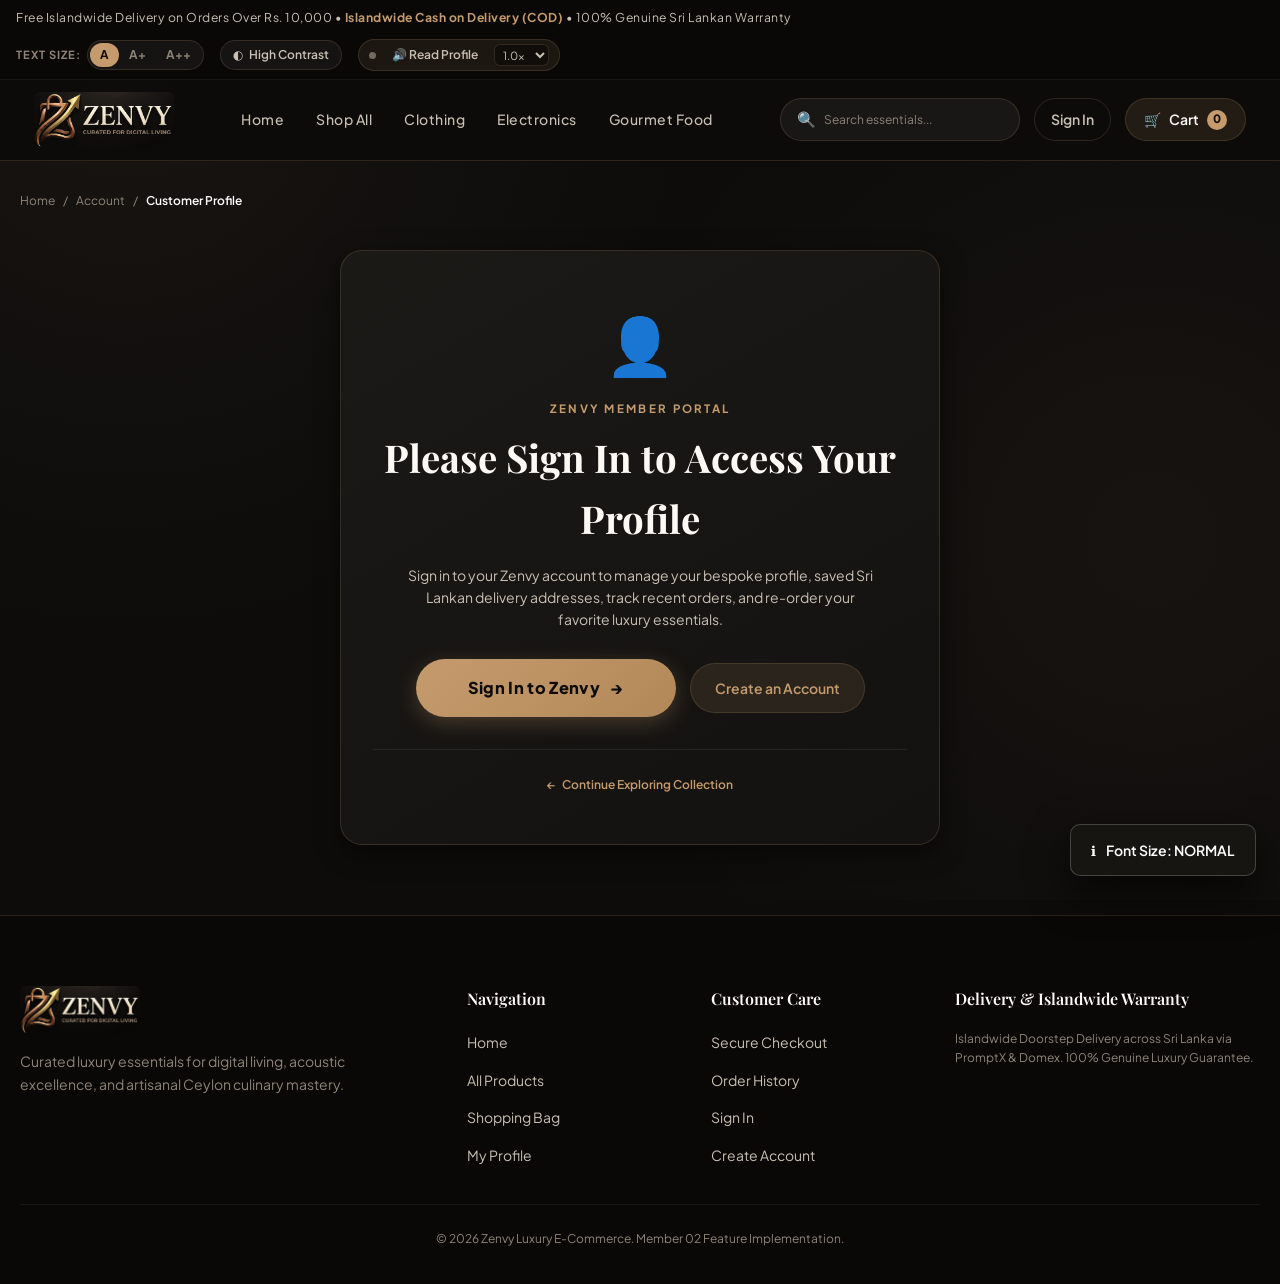
<file: profile.html>
<!DOCTYPE html>
<html lang="en" class="font-size-normal">
<head>
  <meta charset="UTF-8" />
  <meta name="viewport" content="width=device-width, initial-scale=1.0" />
  <meta name="description" content="Manage your Zenvy customer profile, saved Sri Lankan delivery addresses, security preferences, and view past bespoke order invoices." />
  <title>Customer Profile | Zenvy Luxury E-Commerce</title>

  <!-- Main Stylesheet -->
  <link rel="stylesheet" href="css/style.css" />
</head>
<body>
  <!-- Accessible Skip Link for Keyboard Navigation -->
  <a href="#mainContent" class="skip-link">Skip to main content</a>

  <!-- ARIA Live Region for Screen Reader Announcements -->
  <div id="a11yLiveAnnouncer" class="sr-only" aria-live="polite" aria-atomic="true"></div>

  <!-- ==========================================================================
       TOP ANNOUNCEMENT BAR & ACCESSIBILITY CONTROLS
       ========================================================================== -->
  <aside class="site-announcement-strip" aria-label="Announcement & Accessibility Toolbar">
    <div class="announcement-container">
      <div class="announcement-promo">
        Free Islandwide Delivery on Orders Over Rs. 10,000 &bull; <strong>Islandwide Cash on Delivery (COD)</strong> &bull; 100% Genuine Sri Lankan Warranty
      </div>

      <!-- Accessibility Toolbar Controls -->
      <div class="a11y-group-wrap">
        <!-- Font Size Scaling Controls (A, A+, A++) -->
        <div class="a11y-item">
          <span class="a11y-label" id="fontCtrlLabel">Text Size:</span>
          <div class="font-size-controls" role="group" aria-labelledby="fontCtrlLabel">
            <button type="button" class="font-size-btn active" data-size="normal" aria-pressed="true" title="Default font size (100%)">A</button>
            <button type="button" class="font-size-btn" data-size="large" aria-pressed="false" title="Large font size (115%)">A+</button>
            <button type="button" class="font-size-btn" data-size="xlarge" aria-pressed="false" title="Extra Large font size (130%)">A++</button>
          </div>
        </div>

        <!-- High Contrast Mode Toggle -->
        <div class="a11y-item">
          <button type="button" class="btn-contrast-toggle" aria-pressed="false" title="Toggle High Contrast Mode (WCAG AAA)">
            <span class="contrast-btn-icon" aria-hidden="true">◐</span>
            <span class="contrast-btn-label">High Contrast</span>
          </button>
        </div>

        <!-- Audio Narration Controls -->
        <div class="a11y-item">
          <div class="audio-narration-bar" role="region" aria-label="Audio Reader Controls">
            <span class="audio-status-pulse" title="Audio Status" aria-hidden="true"></span>
            <button type="button" id="audioPlaySummaryBtn" class="btn-audio-control" onclick="narrateProfileSummary()" title="Listen to profile overview">
              🔊 Read Profile
            </button>
            <button type="button" id="audioPauseBtn" class="btn-audio-control" style="display: none;" title="Pause audio narration">
              ⏸ Pause
            </button>
            <button type="button" id="audioStopBtn" class="btn-audio-control" style="display: none;" title="Stop audio narration">
              ⏹ Stop
            </button>
            <label for="speechRateSelect" class="sr-only">Voice Speed</label>
            <select id="speechRateSelect" class="speech-rate-select" title="Voice Speed">
              <option value="0.8">0.8x</option>
              <option value="1.0" selected>1.0x</option>
              <option value="1.2">1.2x</option>
            </select>
          </div>
        </div>
      </div>
    </div>
  </aside>

  <!-- ==========================================================================
       MAIN NAVIGATION HEADER
       ========================================================================== -->
  <header class="site-header" role="banner">
    <div class="header-container">
      <!-- Brand Logo Image -->
      <a href="index.html" class="brand-logo-link" aria-label="Zenvy Home">
        <img src="images/LOGO.png" alt="Zenvy - Curated for Digital Living" class="brand-logo-img" />
      </a>

      <!-- Navigation Links -->
      <nav class="nav-menu" id="primaryNav" role="navigation" aria-label="Main Navigation">
        <a href="index.html" class="nav-link">Home</a>
        <a href="products.html" class="nav-link">Shop All</a>
        <a href="products.html?category=clothing" class="nav-link">Clothing</a>
        <a href="products.html?category=electronics" class="nav-link">Electronics</a>
        <a href="products.html?category=food" class="nav-link">Gourmet Food</a>
      </nav>

      <!-- Right Header Actions: Search + Account + Cart -->
      <div class="header-actions-group">
        <div class="nav-search-wrap" role="search">
          <div class="search-input-box">
            <span class="search-icon" aria-hidden="true">🔍</span>
            <label for="globalSearchInput" class="sr-only">Search products</label>
            <input 
              type="search" 
              id="globalSearchInput" 
              class="product-search-input" 
              placeholder="Search essentials..." 
              autocomplete="off" 
              aria-autocomplete="list"
              aria-controls="navSearchSuggestions"
            />
            <button type="button" class="search-clear-btn" aria-label="Clear search input" title="Clear input">✕</button>
          </div>
          <div id="navSearchSuggestions" class="search-suggestions-dropdown" role="listbox" aria-label="Search suggestions"></div>
        </div>

        <a href="profile.html" class="btn-account-trigger active" aria-label="Account details" data-hide-account-nav-signout>My Profile</a>

        <a 
          href="cart.html" 
          class="btn-cart-trigger" 
          aria-label="Shopping Cart"
          title="Shopping Cart"
        >
          <span aria-hidden="true">🛒</span>
          <span class="btn-text">Cart</span>
          <span class="cart-count-badge" id="cartBadgeCount">0</span>
        </a>

        <button 
          type="button" 
          class="mobile-menu-btn" 
          id="mobileMenuToggle" 
          aria-expanded="false" 
          aria-controls="primaryNav" 
          aria-label="Toggle mobile navigation"
        >
          ☰
        </button>
      </div>
    </div>
  </header>

  <!-- ==========================================================================
       MAIN CONTENT: CUSTOMER PROFILE
       ========================================================================== -->
  <main id="mainContent" class="profile-page-main">
    <div class="profile-page-container">
      <!-- Breadcrumbs -->
      <nav class="breadcrumbs" aria-label="Breadcrumbs" style="margin-bottom: 24px;">
        <a href="index.html">Home</a>
        <span aria-hidden="true">/</span>
        <span style="color: var(--text-muted);">Account</span>
        <span aria-hidden="true">/</span>
        <span aria-current="page" style="color: #ffffff; font-weight: 600;">Customer Profile</span>
      </nav>

      <!-- Dynamic Profile Workspace Area -->
      <div id="profileContentArea">
        <!-- Rendered dynamically by js/profile.js -->
      </div>
    </div>
  </main>

  <!-- ==========================================================================
       ORDER CONFIRMATION & INVOICE MODAL (SHARED REUSABLE)
       ========================================================================== -->
  <div 
    id="orderSuccessModal" 
    class="checkout-modal-backdrop" 
    role="dialog" 
    aria-modal="true" 
    aria-labelledby="successModalTitle" 
    aria-hidden="true"
  >
    <div class="checkout-modal-dialog" style="max-width: 780px;">
      <button 
        type="button" 
        class="btn-close-modal" 
        onclick="closeOrderSuccessModal()" 
        aria-label="Close invoice dialog"
      >
        ✕
      </button>

      <div id="orderSuccessContent">
        <!-- Populated dynamically -->
      </div>

      <div class="order-success-actions">
        <button type="button" class="btn-print-invoice" onclick="window.print()">
          🖨 Print Invoice
        </button>
        <button type="button" class="btn-continue-store" onclick="closeOrderSuccessModal()">
          Close Invoice
        </button>
      </div>
    </div>
  </div>

  <!-- Toast Notification Container -->
  <div id="toastContainer" class="toast-container" aria-live="polite" aria-atomic="true"></div>

  <!-- ==========================================================================
       SITE FOOTER
       ========================================================================== -->
  <footer class="site-footer" role="contentinfo">
    <div class="footer-container">
      <div class="footer-col brand-col">
        <img src="images/LOGO.png" alt="Zenvy" class="footer-logo-img" />
        <p class="footer-tagline">
          Curated luxury essentials for digital living, acoustic excellence, and artisanal Ceylon culinary mastery.
        </p>
      </div>
      <div class="footer-col">
        <h4 class="footer-col-title">Navigation</h4>
        <ul class="footer-links">
          <li><a href="index.html">Home</a></li>
          <li><a href="products.html">All Products</a></li>
          <li><a href="cart.html">Shopping Bag</a></li>
          <li><a href="profile.html">My Profile</a></li>
        </ul>
      </div>
      <div class="footer-col">
        <h4 class="footer-col-title">Customer Care</h4>
        <ul class="footer-links">
          <li><a href="checkout.html">Secure Checkout</a></li>
          <li><a href="profile.html">Order History</a></li>
          <li><a href="login.html">Sign In</a></li>
          <li><a href="register.html">Create Account</a></li>
        </ul>
      </div>
      <div class="footer-col">
        <h4 class="footer-col-title">Delivery &amp; Islandwide Warranty</h4>
        <p style="font-size: var(--fs-xs); color: var(--text-muted); line-height: 1.6;">
          Islandwide Doorstep Delivery across Sri Lanka via PromptX &amp; Domex. 100% Genuine Luxury Guarantee.
        </p>
      </div>
    </div>
    <div class="footer-bottom">
      <p>&copy; 2026 Zenvy Luxury E-Commerce. Member 02 Feature Implementation.</p>
    </div>
  </footer>

  <!-- Scripts -->
  <script src="js/products.js"></script>
  <script src="js/cart.js"></script>
  <script src="js/account.js"></script>
  <script src="js/accessibility.js?v=2.1"></script>
  <script src="js/search.js"></script>
  <script src="js/profile.js"></script>
</body>
</html>
</file>
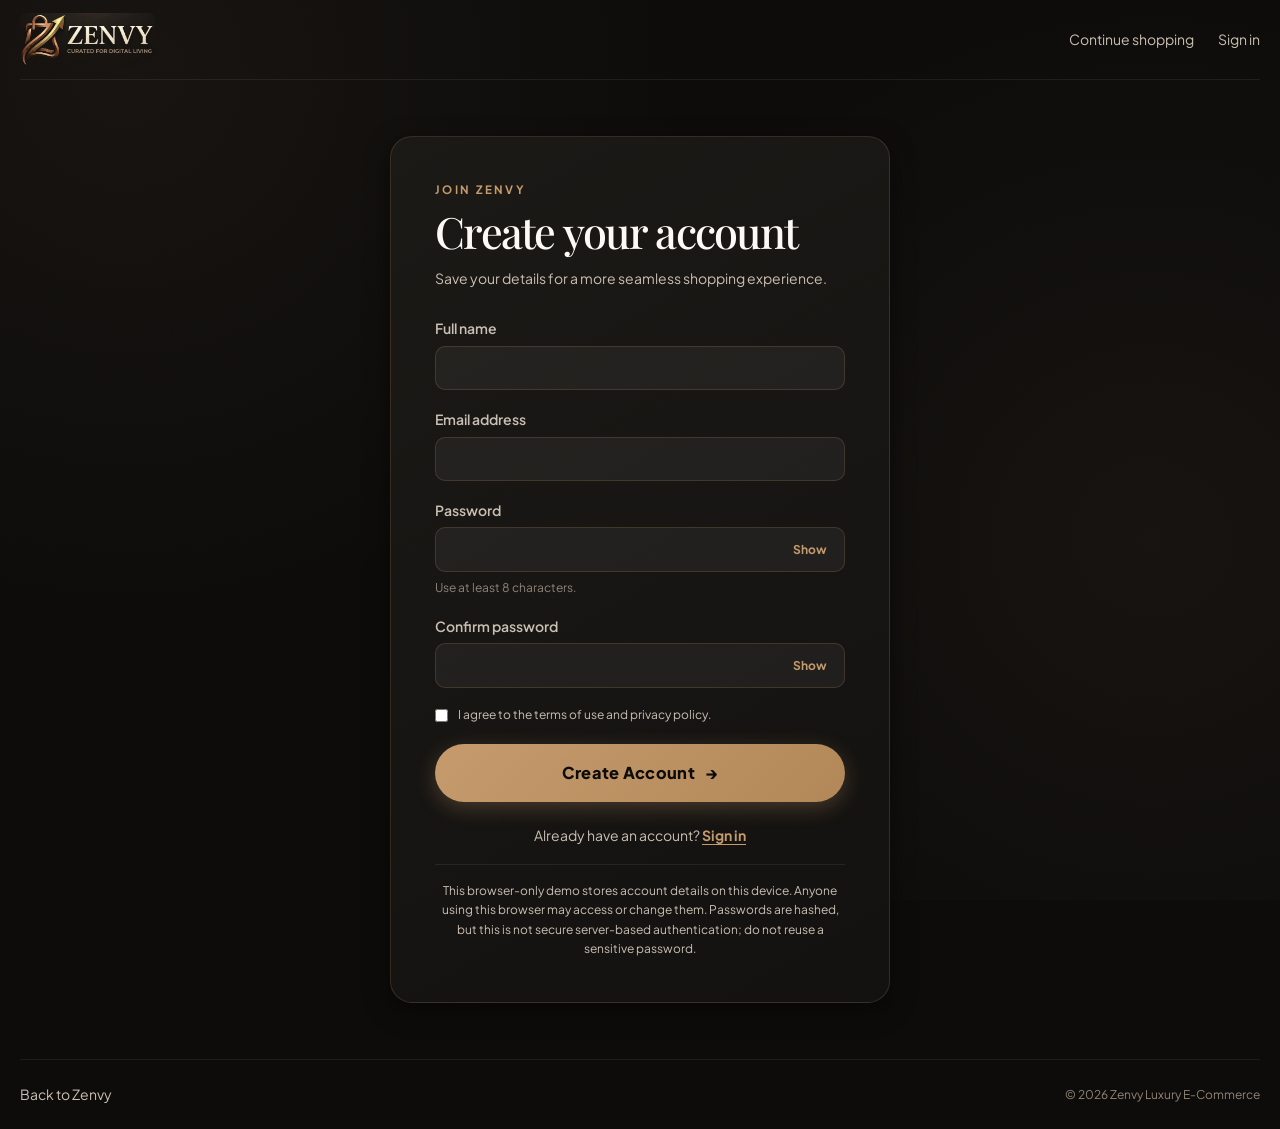
<file: register.html>
<!DOCTYPE html>
<html lang="en" class="font-size-normal">
<head>
  <meta charset="UTF-8" />
  <meta name="viewport" content="width=device-width, initial-scale=1.0" />
  <meta name="description" content="Create your Zenvy customer account." />
  <title>Create Account | Zenvy</title>
  <link rel="stylesheet" href="css/style.css" />
</head>
<body>
  <a href="#mainContent" class="skip-link">Skip to main content</a>
  <header class="account-header">
    <a href="index.html" class="brand-logo-link" aria-label="Zenvy Home">
      <img src="images/LOGO.png" alt="Zenvy - Curated for Digital Living" class="brand-logo-img" />
    </a>
    <nav class="account-nav" aria-label="Account navigation">
      <a href="products.html">Continue shopping</a>
      <a href="login.html">Sign in</a>
    </nav>
  </header>

  <main id="mainContent" class="account-page">
    <section class="account-card" aria-labelledby="accountTitle">
      <div class="account-card-intro">
        <span class="section-tag" id="registerSectionTag">Join Zenvy</span>
        <h1 id="accountTitle" class="account-title">Create your account</h1>
        <p id="registerIntroSubtitle">Save your details for a more seamless shopping experience.</p>
        <div id="checkoutRedirectNotice" class="checkout-account-banner" style="display: none; margin-top: 14px;">
          <span class="acc-icon" aria-hidden="true">🔒</span>
          <span>Create an account to complete your <strong>Secure Checkout</strong>.</span>
        </div>
      </div>

      <form class="account-form" data-account-form="register">
        <div class="form-group">
          <label class="form-label" for="registerName">Full name</label>
          <input class="form-input" type="text" id="registerName" name="name" autocomplete="name" minlength="2" required />
        </div>
        <div class="form-group">
          <label class="form-label" for="registerEmail">Email address</label>
          <input class="form-input" type="email" id="registerEmail" name="email" autocomplete="email" required />
        </div>
        <div class="form-group">
          <label class="form-label" for="registerPassword">Password</label>
          <div class="account-password-wrap">
            <input class="form-input" type="password" id="registerPassword" name="password" autocomplete="new-password" minlength="8" aria-describedby="passwordRequirements" required />
            <button class="password-visibility-btn" type="button" data-password-toggle="registerPassword" aria-label="Show password" aria-pressed="false">Show</button>
          </div>
          <span id="passwordRequirements" class="account-field-hint">Use at least 8 characters.</span>
        </div>
        <div class="form-group">
          <label class="form-label" for="confirmPassword">Confirm password</label>
          <div class="account-password-wrap">
            <input class="form-input" type="password" id="confirmPassword" name="confirmPassword" autocomplete="new-password" required />
            <button class="password-visibility-btn" type="button" data-password-toggle="confirmPassword" aria-label="Show password" aria-pressed="false">Show</button>
          </div>
        </div>
        <label class="account-consent">
          <input type="checkbox" name="terms" required />
          <span>I agree to the terms of use and privacy policy.</span>
        </label>
        <button class="btn-checkout account-submit-btn" type="submit">Create Account <span aria-hidden="true">→</span></button>
        <p class="account-form-status" data-account-status role="status" aria-live="polite"></p>
      </form>

      <p class="account-switch-prompt">Already have an account? <a href="login.html">Sign in</a></p>
      <p class="account-security-note">This browser-only demo stores account details on this device. Anyone using this browser may access or change them. Passwords are hashed, but this is not secure server-based authentication; do not reuse a sensitive password.</p>
    </section>
  </main>

  <footer class="account-footer">
    <a href="index.html">Back to Zenvy</a>
    <span>&copy; 2026 Zenvy Luxury E-Commerce</span>
  </footer>
  <script src="js/account.js"></script>
</body>
</html>
</file>
<file: css/admin.css>
* {
    margin: 0;
    padding: 0;
    box-sizing: border-box;
    font-family: Arial, sans-serif;
}

.admin-container {
    display: flex;
    min-height: 100vh;
    background-color: #f4f7f6;
}

.sidebar {
    width: 250px;
    background-color: #2c3e50;
    color: white;
    padding: 20px;
}

.sidebar h2 {
    margin-bottom: 20px;
    font-size: 1.2rem;
}

.sidebar ul {
    list-style: none;
}

.sidebar ul li {
    margin-bottom: 15px;
}

.sidebar ul li a {
    color: #bdc3c7;
    text-decoration: none;
    display: block;
    padding: 8px;
    border-radius: 4px;
    transition: 0.3s;
}

.sidebar ul li a:hover, .sidebar ul li a.active {
    background-color: #34495e;
    color: white;
}

.main-content {
    flex: 1;
    padding: 30px;
    overflow-y: auto;
}

header h1 {
    font-size: 1.8rem;
    color: #333;
    margin-bottom: 20px;
}

.stats-grid {
    display: grid;
    grid-template-columns: repeat(auto-fit, minmax(220px, 1fr));
    gap: 20px;
    margin-bottom: 30px;
}

.stat-card {
    background: white;
    padding: 20px;
    border-radius: 8px;
    box-shadow: 0 2px 4px rgba(0,0,0,0.1);
}

.stat-card h3 {
    font-size: 0.9rem;
    color: #7f8c8d;
    margin-bottom: 10px;
}

.stat-card p {
    font-size: 1.5rem;
    font-weight: bold;
    color: #2c3e50;
}

.stat-card.alert p {
    color: #e74c3c;
}

.alert-box {
    background: white;
    padding: 15px;
    border-radius: 8px;
    border-left: 5px solid #e74c3c;
    box-shadow: 0 2px 4px rgba(0,0,0,0.1);
}

.form-section {
    background: white;
    padding: 20px;
    border-radius: 8px;
    margin-bottom: 30px;
    box-shadow: 0 2px 4px rgba(0,0,0,0.1);
}

.form-section h3 {
    margin-bottom: 15px;
    color: #333;
}

.form-group {
    margin-bottom: 15px;
}

.form-group label {
    display: block;
    margin-bottom: 5px;
    font-weight: bold;
    color: #555;
}

.form-group input, .form-group select {
    width: 100%;
    padding: 8px;
    border: 1px solid #ccc;
    border-radius: 4px;
}

.btn-primary {
    background-color: #27ae60;
    color: white;
    padding: 10px 15px;
    border: none;
    border-radius: 4px;
    cursor: pointer;
}

.btn-secondary {
    background-color: #95a5a6;
    color: white;
    padding: 10px 15px;
    border: none;
    border-radius: 4px;
    cursor: pointer;
    margin-left: 10px;
}

.table-section {
    background: white;
    padding: 20px;
    border-radius: 8px;
    box-shadow: 0 2px 4px rgba(0,0,0,0.1);
}

.table-section h2 {
    margin-bottom: 15px;
    color: #333;
}

table {
    width: 100%;
    border-collapse: collapse;
}

table th, table td {
    padding: 10px;
    text-align: left;
    border-bottom: 1px solid #ddd;
}

table img {
    width: 40px;
    height: 40px;
    object-fit: cover;
    border-radius: 4px;
}

button.edit-btn { background-color: #f39c12; color: white; border: none; padding: 5px 10px; border-radius: 3px; cursor: pointer; }
button.delete-btn { background-color: #c0392b; color: white; border: none; padding: 5px 10px; border-radius: 3px; cursor: pointer; }

@media (max-width: 768px) {
    .admin-container {
        flex-direction: column;
    }
    .sidebar {
        width: 100%;
    }
}

/* Dashboard */
.dashboard-page {
    --dashboard-ink: #29251f;
    --dashboard-muted: #81796f;
    --dashboard-line: #eee8df;
    --dashboard-paper: #fffefa;
    --dashboard-gold: #b58855;
    background: #f7f5f1;
    color: var(--dashboard-ink);
}

.dashboard-page .admin-container {
    background: #f7f5f1;
}

.dashboard-page .sidebar {
    display: flex;
    flex-direction: column;
    flex: 0 0 250px;
    min-height: 100vh;
    padding: 28px 18px 22px;
    background: #211f1b;
}

.admin-brand {
    display: flex;
    align-items: center;
    gap: 12px;
    margin: 0 8px 54px;
    color: #fffefa;
    text-decoration: none;
}

.brand-mark {
    display: grid;
    width: 38px;
    height: 38px;
    place-items: center;
    border: 1px solid rgba(226, 195, 154, .55);
    border-radius: 50%;
    color: #e2c39a;
    font-family: Georgia, serif;
    font-size: 1.3rem;
}

.admin-brand strong,
.admin-brand small {
    display: block;
}

.admin-brand strong {
    font-size: .9rem;
    letter-spacing: .16em;
}

.admin-brand small {
    margin-top: 4px;
    color: #a9a197;
    font-size: .61rem;
    letter-spacing: .13em;
}

.dashboard-page .sidebar-label {
    margin: 0 12px 12px;
    color: #898278;
    font-size: .67rem;
    font-weight: 700;
    letter-spacing: .13em;
    text-transform: uppercase;
}

.dashboard-page .sidebar ul {
    display: grid;
    gap: 6px;
}

.dashboard-page .sidebar ul li {
    margin: 0;
}

.dashboard-page .sidebar ul li a,
.dashboard-page .store-link {
    display: flex;
    align-items: center;
    gap: 13px;
    min-height: 44px;
    padding: 10px 12px;
    border-radius: 7px;
    color: #c2bcb2;
    font-size: .88rem;
    text-decoration: none;
    transition: background-color .18s ease, color .18s ease;
}

.dashboard-page .sidebar ul li a span,
.dashboard-page .store-link span {
    width: 18px;
    color: #b7a58d;
    font-size: 1.05rem;
    text-align: center;
}

.dashboard-page .sidebar ul li a:hover,
.dashboard-page .sidebar ul li a.active {
    background: #36322c;
    color: #fffefa;
}

.dashboard-page .sidebar ul li a.active {
    box-shadow: inset 2px 0 #d5b487;
}

.dashboard-page .store-link {
    margin: auto 0 0;
    border-top: 1px solid rgba(255, 255, 255, .09);
    border-radius: 0;
    padding-top: 20px;
}

.dashboard-page .store-link:hover {
    color: #fffefa;
}

.seller-signout-link {
    display: flex;
    align-items: center;
    width: 100%;
    min-height: 42px;
    margin-top: auto;
    padding: 10px 12px;
    border: 0;
    border-top: 1px solid rgba(255, 255, 255, .09);
    background: transparent;
    color: #c2bcb2;
    font: inherit;
    font-size: .82rem;
    text-align: left;
    cursor: pointer;
    transition: color .18s ease;
}

.seller-signout-link:hover {
    color: #d7b78e;
}

.seller-signout-link + .store-link {
    margin-top: 0;
    border-top: 0;
    padding-top: 10px;
}

.dashboard-page .main-content {
    width: min(100%, 1440px);
    margin: 0 auto;
    padding: 48px clamp(24px, 5vw, 72px);
}

.skip-link {
    position: absolute;
    z-index: 10;
    top: 10px;
    left: 10px;
    padding: 10px 14px;
    transform: translateY(-150%);
    border-radius: 4px;
    background: #211f1b;
    color: white;
}

.skip-link:focus {
    transform: translateY(0);
}

.dashboard-header {
    display: flex;
    align-items: center;
    justify-content: space-between;
    gap: 20px;
    margin-bottom: 34px;
}

.dashboard-page .eyebrow {
    margin-bottom: 9px;
    color: var(--dashboard-gold);
    font-size: .67rem;
    font-weight: 700;
    letter-spacing: .15em;
}

.dashboard-header h1 {
    margin: 0;
    color: var(--dashboard-ink);
    font-family: Georgia, serif;
    font-size: clamp(2rem, 3vw, 2.55rem);
    font-weight: 500;
    letter-spacing: -.035em;
}

.page-intro,
.section-description {
    margin-top: 8px;
    color: var(--dashboard-muted);
    font-size: .9rem;
}

.header-action {
    display: inline-flex;
    align-items: center;
    gap: 9px;
    min-height: 43px;
    padding: 0 17px;
    border: 1px solid #29251f;
    border-radius: 6px;
    background: #29251f;
    color: #fffefa;
    font-size: .83rem;
    font-weight: 600;
    text-decoration: none;
    transition: background-color .18s ease, border-color .18s ease;
}

.header-action:hover {
    border-color: #514638;
    background: #514638;
}

.header-action span {
    font-size: 1.15rem;
}

.dashboard-page .stats-grid {
    grid-template-columns: repeat(3, minmax(0, 1fr));
    gap: 16px;
    margin-bottom: 38px;
}

.dashboard-page .stat-card {
    min-height: 190px;
    padding: 22px 23px;
    border: 1px solid var(--dashboard-line);
    border-radius: 9px;
    background: var(--dashboard-paper);
    box-shadow: 0 3px 12px rgba(49, 39, 25, .035);
}

.stat-card-top {
    display: flex;
    align-items: center;
    justify-content: space-between;
}

.stat-icon {
    display: grid;
    width: 35px;
    height: 35px;
    place-items: center;
    border-radius: 8px;
    background: #f4eee5;
    color: #876a47;
    font-size: 1.05rem;
}

.orders-icon {
    background: #edf1ec;
    color: #62735d;
}

.stock-icon {
    background: #fbefeb;
    color: #bb5c49;
    font-weight: 700;
}

.stat-label {
    color: #9c9489;
    font-size: .61rem;
    font-weight: 700;
    letter-spacing: .11em;
}

.dashboard-page .stat-card h2 {
    margin: 17px 0 3px;
    color: #6f685f;
    font-size: .82rem;
    font-weight: 500;
}

.dashboard-page .stat-card .stat-value {
    margin: 0;
    color: var(--dashboard-ink);
    font-family: Georgia, serif;
    font-size: 2rem;
    font-weight: 500;
    line-height: 1.25;
}

.dashboard-page .low-stock-stat .stat-value {
    color: #b94f3f;
}

.dashboard-page .stat-card > a,
.stat-caption {
    display: inline-block;
    margin-top: 8px;
    color: #948b80;
    font-size: .72rem;
    text-decoration: none;
}

.dashboard-page .stat-card > a:hover,
.dashboard-page .text-link:hover {
    color: #765a39;
}

.dashboard-lower {
    padding: 27px 28px 29px;
    border: 1px solid var(--dashboard-line);
    border-radius: 9px;
    background: var(--dashboard-paper);
    box-shadow: 0 3px 12px rgba(49, 39, 25, .035);
}

.section-heading {
    display: flex;
    align-items: flex-end;
    justify-content: space-between;
    gap: 20px;
    margin-bottom: 22px;
}

.section-heading h2 {
    margin: 0;
    color: var(--dashboard-ink);
    font-family: Georgia, serif;
    font-size: 1.45rem;
    font-weight: 500;
}

.section-heading .eyebrow {
    margin-bottom: 7px;
}

.dashboard-page .section-description {
    margin-top: 6px;
    font-size: .8rem;
}

.dashboard-page .text-link {
    flex: 0 0 auto;
    color: #8d6a41;
    font-size: .78rem;
    font-weight: 600;
    text-decoration: none;
}

.dashboard-page .alert-box {
    padding: 0;
    overflow: hidden;
    border: 1px solid #eee8df;
    border-left: 3px solid #c46a52;
    border-radius: 6px;
    background: #fffefa;
    box-shadow: none;
}

.alert-list {
    list-style: none;
}

.alert-list li {
    display: flex;
    align-items: center;
    justify-content: space-between;
    gap: 18px;
    padding: 15px 18px;
}

.alert-list li + li {
    border-top: 1px solid #f0ece6;
}

.alert-product {
    color: #3c3731;
    font-size: .85rem;
    font-weight: 600;
}

.alert-stock {
    flex: 0 0 auto;
    padding: 5px 9px;
    border-radius: 20px;
    background: #fbefeb;
    color: #a54838;
    font-size: .72rem;
    font-weight: 700;
}

.empty-state {
    padding: 19px;
    color: #777066;
    font-size: .84rem;
}

@media (max-width: 900px) {
    .dashboard-page .sidebar {
        flex-basis: 210px;
    }

    .dashboard-page .main-content {
        padding: 38px 28px;
    }

    .dashboard-page .stats-grid {
        grid-template-columns: repeat(2, minmax(0, 1fr));
    }
}

@media (max-width: 600px) {
    .dashboard-page .admin-container {
        flex-direction: column;
    }

    .dashboard-page .sidebar {
        min-height: 0;
        padding: 16px;
    }

    .admin-brand {
        margin: 0 5px 18px;
    }

    .dashboard-page .sidebar-label,
    .dashboard-page .store-link {
        display: none;
    }

    .seller-signout-link {
        display: block;
        width: auto;
        min-height: 36px;
        margin: 12px 0 0;
        padding: 7px 12px 0;
        border-top: 1px solid rgba(255, 255, 255, .09);
        text-align: center;
    }

    .dashboard-page .sidebar ul {
        grid-template-columns: repeat(3, minmax(0, 1fr));
    }

    .dashboard-page .sidebar ul li a {
        justify-content: center;
        gap: 7px;
        padding: 9px 5px;
        font-size: .76rem;
    }

    .dashboard-page .main-content {
        padding: 30px 18px;
    }

    .dashboard-header {
        align-items: flex-start;
        margin-bottom: 25px;
    }

    .header-action {
        min-height: 39px;
        padding: 0 11px;
        font-size: .75rem;
        white-space: nowrap;
    }

    .dashboard-page .stats-grid {
        grid-template-columns: 1fr;
        gap: 11px;
        margin-bottom: 25px;
    }

    .dashboard-page .stat-card {
        min-height: 0;
        padding: 17px 19px;
    }

    .dashboard-lower {
        padding: 21px 17px;
    }

    .section-heading {
        align-items: flex-start;
        flex-direction: column;
        gap: 10px;
    }
}

@media (prefers-reduced-motion: reduce) {
    .dashboard-page *,
    .dashboard-page *::before,
    .dashboard-page *::after {
        scroll-behavior: auto !important;
        transition-duration: .01ms !important;
    }
}

/* Seller dashboard theme polish */
.dashboard-page,
.dashboard-page * {
    font-family: "Plus Jakarta Sans", "Segoe UI", Arial, sans-serif;
}

.dashboard-page {
    background:
        radial-gradient(ellipse at 86% 2%, rgba(197, 155, 109, .11), transparent 32rem),
        #f1ede6;
}

.dashboard-page .admin-container {
    background:
        radial-gradient(ellipse at 86% 2%, rgba(197, 155, 109, .11), transparent 32rem),
        #f1ede6;
}

.dashboard-page .main-content {
    background:
        radial-gradient(ellipse at 92% 0, rgba(197, 155, 109, .07), transparent 28rem);
}

.dashboard-page .sidebar {
    background:
        radial-gradient(ellipse at 0 0, rgba(197, 155, 109, .13), transparent 22rem),
        #0d0c0b;
}

.dashboard-page .brand-mark {
    border-color: rgba(197, 155, 109, .7);
    background: linear-gradient(145deg, rgba(197, 155, 109, .16), rgba(197, 155, 109, .02));
    color: #d7b78e;
    box-shadow: inset 0 0 14px rgba(197, 155, 109, .08);
}

.dashboard-page .admin-brand small {
    color: #c59b6d;
    letter-spacing: .16em;
}

.dashboard-page .sidebar ul li a.active {
    background: linear-gradient(100deg, rgba(197, 155, 109, .17), rgba(197, 155, 109, .045));
    box-shadow: inset 2px 0 #c59b6d;
    color: #fdfbf7;
}

.dashboard-page .sidebar ul li a.active span {
    color: #d7b78e;
}

.dashboard-page .dashboard-header {
    position: relative;
    padding-bottom: 25px;
    border-bottom: 1px solid rgba(181, 136, 85, .2);
}

.dashboard-page .dashboard-header::after {
    position: absolute;
    bottom: -1px;
    left: 0;
    width: 58px;
    height: 2px;
    background: linear-gradient(90deg, #c59b6d, rgba(197, 155, 109, .2));
    content: "";
}

.dashboard-page .dashboard-header h1,
.dashboard-page .section-heading h2 {
    font-family: "Playfair Display", Georgia, serif;
}

.dashboard-page .dashboard-header h1 {
    font-size: clamp(2.15rem, 3.2vw, 2.8rem);
    letter-spacing: -.045em;
}

.dashboard-page .eyebrow {
    color: #a77a48;
    letter-spacing: .17em;
}

.dashboard-page .header-action {
    border-color: #c59b6d;
    background: linear-gradient(135deg, #d2ad81, #bd8f5d);
    color: #17130f;
    box-shadow: 0 5px 16px rgba(129, 89, 49, .15);
}

.dashboard-page .header-action:hover {
    border-color: #b38859;
    background: linear-gradient(135deg, #ddbd96, #c59b6d);
    box-shadow: 0 7px 19px rgba(129, 89, 49, .2);
}

.dashboard-page .stat-card,
.dashboard-page .dashboard-lower {
    border-color: rgba(181, 136, 85, .17);
    box-shadow: 0 5px 18px rgba(49, 39, 25, .045);
}

.dashboard-page .stat-card {
    position: relative;
    overflow: hidden;
    transition: transform .2s ease, box-shadow .2s ease, border-color .2s ease;
}

.dashboard-page .stat-card::before {
    position: absolute;
    top: 0;
    right: 0;
    left: 0;
    height: 2px;
    background: linear-gradient(90deg, rgba(197, 155, 109, .75), rgba(197, 155, 109, .08));
    content: "";
}

.dashboard-page .stat-card:hover {
    transform: translateY(-3px);
    border-color: rgba(181, 136, 85, .36);
    box-shadow: 0 10px 24px rgba(49, 39, 25, .08);
}

.dashboard-page .stat-icon {
    border: 1px solid rgba(181, 136, 85, .12);
    background: #f5eee4;
    color: #8e6a43;
}

.dashboard-page .orders-icon {
    border-color: rgba(115, 128, 99, .12);
    background: #eff0e9;
    color: #687251;
}

.dashboard-page .stock-icon {
    border-color: rgba(187, 92, 73, .13);
}

.dashboard-page .stat-label {
    color: #9c805e;
}

.dashboard-page .stat-card > a {
    color: #8c6841;
    font-weight: 600;
}

.dashboard-page .dashboard-lower {
    background: linear-gradient(145deg, #fffefa, #fdfaf5);
}

.dashboard-page .alert-box {
    border-color: rgba(181, 136, 85, .2);
    border-left-color: #c46a52;
}

.dashboard-page .alert-list li {
    transition: background-color .18s ease;
}

.dashboard-page .alert-list li:hover {
    background: #fdfaf5;
}

.dashboard-page a:focus-visible {
    outline: 2px solid #b58855;
    outline-offset: 3px;
}

@media (prefers-reduced-motion: reduce) {
    .dashboard-page .stat-card {
        transition: none;
    }

    .dashboard-page .stat-card:hover {
        transform: none;
    }
}

/* Product and order management */
.admin-subpage .dashboard-header {
    margin-bottom: 30px;
}

.admin-subpage .form-section,
.admin-subpage .table-section {
    margin-bottom: 22px;
    padding: 26px 28px;
    border: 1px solid var(--dashboard-line);
    border-radius: 9px;
    background: var(--dashboard-paper);
    box-shadow: 0 3px 12px rgba(49, 39, 25, .035);
}

.admin-subpage .section-heading {
    align-items: flex-end;
    margin-bottom: 20px;
}

.admin-subpage .section-heading h2 {
    font-size: 1.35rem;
}

.admin-subpage .product-form-grid {
    display: grid;
    grid-template-columns: repeat(4, minmax(0, 1fr));
    gap: 0 16px;
}

.admin-subpage .form-group {
    min-width: 0;
    margin-bottom: 17px;
}

.admin-subpage .form-group label {
    margin-bottom: 7px;
    color: #514a42;
    font-size: .77rem;
    font-weight: 600;
}

.admin-subpage .form-group input,
.admin-subpage .form-group select,
.admin-subpage .table-section select {
    min-height: 42px;
    padding: 9px 11px;
    border: 1px solid #e2dcd3;
    border-radius: 5px;
    background: #fffefa;
    color: #39342d;
    font-size: .82rem;
}

.admin-subpage .form-group input:focus,
.admin-subpage .form-group select:focus,
.admin-subpage .table-section select:focus {
    outline: 2px solid rgba(181, 136, 85, .3);
    border-color: #b58855;
}

.admin-subpage .product-image-field {
    grid-column: span 2;
}

.form-actions {
    display: flex;
    align-items: center;
    flex-wrap: wrap;
    gap: 9px;
}

.admin-subpage .btn-primary,
.admin-subpage .btn-secondary,
.admin-subpage .edit-btn,
.admin-subpage .delete-btn {
    min-height: 37px;
    padding: 8px 13px;
    border: 1px solid transparent;
    border-radius: 5px;
    font-size: .76rem;
    font-weight: 600;
    cursor: pointer;
    transition: background-color .18s ease, border-color .18s ease;
}

.admin-subpage .btn-primary {
    background: #29251f;
    color: #fffefa;
}

.admin-subpage .btn-primary:hover {
    background: #514638;
}

.admin-subpage .btn-secondary {
    margin-left: 0;
    background: #f2eee8;
    color: #514a42;
}

.admin-subpage .btn-secondary:hover {
    background: #e7dfd4;
}

.form-status {
    min-height: 1.2em;
    margin: 0;
    color: #5f7659;
    font-size: .76rem;
}

.form-status.is-error {
    color: #a54838;
}

.table-count {
    margin: 0;
    color: #8d857a;
    font-size: .77rem;
}

.table-wrap {
    width: 100%;
    overflow-x: auto;
}

.admin-subpage .table-section table {
    min-width: 670px;
    color: #484139;
    font-size: .81rem;
}

.admin-subpage .table-section th {
    padding: 12px 13px;
    background: #f7f5f1;
    color: #82796e;
    font-size: .65rem;
    font-weight: 700;
    letter-spacing: .08em;
    text-transform: uppercase;
}

.admin-subpage .table-section td {
    padding: 12px 13px;
    border-bottom-color: #f0ece6;
}

.admin-subpage .product-cell {
    display: flex;
    align-items: center;
    gap: 11px;
    min-width: 200px;
}

.product-thumbnail {
    width: 42px;
    height: 42px;
    flex: 0 0 42px;
    border: 1px solid #eee8df;
    border-radius: 5px;
    background: #f7f5f1;
    object-fit: cover;
}

.product-name-cell {
    color: #39342d;
    font-weight: 600;
}

.stock-cell.is-low {
    color: #a54838;
    font-weight: 700;
}

.table-actions {
    display: flex;
    gap: 6px;
}

.admin-subpage .edit-btn {
    border-color: #e9deca;
    background: #f7f1e7;
    color: #795e3e;
}

.admin-subpage .edit-btn:hover {
    background: #eee3d2;
}

.admin-subpage .delete-btn {
    border-color: #f0d9d4;
    background: #fbefeb;
    color: #a54838;
}

.admin-subpage .delete-btn:hover {
    background: #f5dfd9;
}

.admin-subpage .empty-state {
    padding: 20px 14px;
}

.admin-subpage .order-summary-grid {
    display: grid;
    grid-template-columns: repeat(2, minmax(0, 1fr));
    gap: 16px;
    margin-bottom: 24px;
}

.admin-subpage .order-summary-grid .stat-card {
    min-height: 154px;
}

.admin-subpage .order-summary-grid .stat-card h2 {
    margin-top: 13px;
}

.admin-subpage .revenue-card .stat-value {
    font-size: clamp(1.45rem, 3vw, 2rem);
}

.admin-subpage .orders-table-section select {
    width: 100%;
    min-width: 190px;
    min-height: 36px;
}

.admin-subpage .orders-table-section td:first-child strong {
    color: #39342d;
    font-size: .77rem;
}

.admin-subpage button:focus-visible,
.admin-subpage a:focus-visible,
.admin-subpage select:focus-visible {
    outline: 2px solid #9a7349;
    outline-offset: 3px;
}

.admin-subpage .seller-signout-link {
    color: #c2bcb2;
}

@media (max-width: 900px) {
    .admin-subpage .product-form-grid {
        grid-template-columns: repeat(2, minmax(0, 1fr));
    }
}

@media (max-width: 600px) {
    .admin-subpage .dashboard-header {
        align-items: flex-start;
    }

    .admin-subpage .form-section,
    .admin-subpage .table-section {
        padding: 20px 16px;
    }

    .admin-subpage .product-form-grid {
        grid-template-columns: 1fr;
    }

    .admin-subpage .product-image-field {
        grid-column: auto;
    }

    .admin-subpage .order-summary-grid {
        grid-template-columns: 1fr;
        gap: 10px;
    }

    .admin-subpage .order-summary-grid .stat-card {
        min-height: 0;
    }
}
</file>
<file: css/style.css>
@import url('https://fonts.googleapis.com/css2?family=Cormorant+Garamond:ital,wght@0,400;0,500;0,600;0,700;1,400;1,600&family=Playfair+Display:ital,wght@0,400;0,500;0,600;0,700;0,800;1,400;1,600&family=Plus+Jakarta+Sans:wght@300;400;500;600;700;800&display=swap');

:root {
  /* Typography */
  --font-serif: 'Playfair Display', Georgia, serif;
  --font-editorial: 'Cormorant Garamond', Georgia, serif;
  --font-sans: 'Plus Jakarta Sans', system-ui, -apple-system, sans-serif;
  --font-display: var(--font-serif);
 
  --font-scale: 1;
  --fs-xs: calc(0.75rem * var(--font-scale));
  --fs-sm: calc(0.875rem * var(--font-scale));
  --fs-base: calc(1rem * var(--font-scale));
  --fs-md: calc(1.125rem * var(--font-scale));
  --fs-lg: calc(1.25rem * var(--font-scale));
  --fs-xl: calc(1.5rem * var(--font-scale));
  --fs-2xl: calc(1.875rem * var(--font-scale));
  --fs-3xl: calc(2.35rem * var(--font-scale));
  --fs-4xl: calc(3.25rem * var(--font-scale));

  /* VÉLORA Luxury Warm Palette */
  --bg-body: #0d0c0b;          /* Deep rich espresso noir */
  --bg-surface: #141210;       /* Warm secondary charcoal */
  --bg-card: #1c1a17;          /* Elevated card surface */
  --bg-card-hover: #24211d;    /* Warm card hover */
  --bg-glass: rgba(13, 12, 11, 0.90);
  --bg-glass-card: rgba(28, 26, 23, 0.82);
  --bg-prod-img: #ede7de;      /* Warm editorial cream for crisp product presentation */

  /* Luxury Accents (Warm Camel, Sand, Nude Gold & Champagne) */
  --primary: #c59b6d;          /* Warm Camel Gold */
  --primary-hover: #b38859;    /* Deep Gold */
  --primary-glow: rgba(197, 155, 109, 0.28);
  --accent-gold: #d4af37;
  --accent-sand: #e6ccb2;
  --accent-champagne: #faedcd;
  --accent-warm-white: #fdfbf7;
  
  /* Text Colors */
  --text-main: #fdfaf6;        /* Soft warm white */
  --text-secondary: #c9bfb2;   /* Warm light taupe */
  --text-muted: #8e8376;       /* Warm muted stone */
  --text-inverse: #0d0c0b;     /* Dark noir text for gold buttons */

  /* Borders & Dividers */
  --border-color: rgba(197, 155, 109, 0.18);
  --border-subtle: rgba(255, 255, 255, 0.07);
  --border-focus: #c59b6d;
  --border-hover: rgba(197, 155, 109, 0.5);

  /* Radii */
  --radius-sm: 6px;
  --radius-md: 10px;
  --radius-lg: 16px;
  --radius-xl: 22px;
  --radius-full: 9999px;

  /* Shadows */
  --shadow-sm: 0 2px 6px rgba(0, 0, 0, 0.4);
  --shadow-md: 0 8px 24px rgba(0, 0, 0, 0.5);
  --shadow-lg: 0 16px 40px rgba(0, 0, 0, 0.7);
  --shadow-glow: 0 0 30px var(--primary-glow);

  /* Transitions */
  --trans-fast: 160ms cubic-bezier(0.2, 0, 0.2, 1);
  --trans-base: 280ms cubic-bezier(0.2, 0, 0.2, 1);
  --trans-slow: 450ms cubic-bezier(0.2, 0, 0.2, 1);

  /* Layout */
  --container-max: 1260px;
  --header-height: 80px;
}

/* ==========================================================================
   FONT SIZE SCALING (A, A+, A++)
   ========================================================================== */
html.font-size-normal { --font-scale: 1; }
html.font-size-large  { --font-scale: 1.15; }
html.font-size-xlarge { --font-scale: 1.30; }

/* ==========================================================================
   HIGH CONTRAST MODE (WCAG AAA COMPLIANT)
   ========================================================================== */
html.high-contrast {
  --bg-body: #000000 !important;
  --bg-surface: #000000 !important;
  --bg-card: #050505 !important;
  --bg-card-hover: #111111 !important;
  --bg-glass: #000000 !important;
  --bg-glass-card: #050505 !important;
  --bg-prod-img: #ffffff !important;

  --primary: #ffea00 !important; /* Electric Yellow */
  --primary-hover: #fff033 !important;
  --primary-glow: none !important;

  --text-main: #ffffff !important;
  --text-secondary: #ffff00 !important;
  --text-muted: #00ffff !important;
  --text-inverse: #000000 !important;

  --border-color: #ffea00 !important;
  --border-subtle: #ffea00 !important;
  --border-focus: #00ffff !important;
  --border-hover: #00ffff !important;

  --shadow-sm: none !important;
  --shadow-md: none !important;
  --shadow-lg: none !important;
  --shadow-glow: none !important;
}

html.high-contrast * {
  text-shadow: none !important;
  box-shadow: none !important;
}

html.high-contrast a {
  text-decoration: underline !important;
  color: #ffea00 !important;
}

html.high-contrast a:hover {
  color: #00ffff !important;
}

html.high-contrast .btn-primary-glow,
html.high-contrast .btn-add-cart,
html.high-contrast .btn-modal-add-cart,
html.high-contrast .btn-checkout {
  background: #ffea00 !important;
  color: #000000 !important;
  border: 2px solid #ffffff !important;
  font-weight: 800 !important;
}

html.high-contrast .btn-primary-glow:hover,
html.high-contrast .btn-add-cart:hover,
html.high-contrast .btn-modal-add-cart:hover,
html.high-contrast .btn-checkout:hover {
  background: #000000 !important;
  color: #ffea00 !important;
  border-color: #ffea00 !important;
}

html.high-contrast .btn-hero-shop {
  background: #ffea00 !important;
  color: #000000 !important;
  border: 2px solid #ffffff !important;
  font-weight: 800 !important;
}

html.high-contrast .btn-hero-shop:hover {
  background: #000000 !important;
  color: #ffea00 !important;
  border-color: #ffea00 !important;
}

html.high-contrast .slider-arrow {
  border: 2px solid #ffea00 !important;
  color: #ffea00 !important;
  background: #000000 !important;
}

html.high-contrast .slider-arrow:hover {
  background: #00ffff !important;
  color: #000000 !important;
}

html.high-contrast .title-gold {
  color: #ffea00 !important;
}

html.high-contrast .slider-dot.is-active {
  background: #00ffff !important;
  color: #000000 !important;
}

html.high-contrast .product-card {
  border: 2px solid #ffea00 !important;
}

html.high-contrast .product-card:hover {
  border-color: #00ffff !important;
}

html.high-contrast :focus-visible {
  outline: 3px solid #00ffff !important;
  outline-offset: 3px !important;
}

/* ==========================================================================
   RESET & BASE STYLES
   ========================================================================== */
*, *::before, *::after {
  box-sizing: border-box;
  margin: 0;
  padding: 0;
}

body {
  font-family: var(--font-sans);
  font-size: var(--fs-base);
  line-height: 1.6;
  color: var(--text-main);
  background-color: var(--bg-body);
  background-image: 
    radial-gradient(circle at 10% 8%, rgba(197, 155, 109, 0.06) 0%, transparent 40%),
    radial-gradient(circle at 90% 60%, rgba(212, 163, 115, 0.05) 0%, transparent 45%);
  background-attachment: fixed;
  overflow-x: hidden;
  min-height: 100vh;
}

body.modal-open {
  overflow: hidden;
}

img {
  max-width: 100%;
  height: auto;
  display: block;
}

button, input, select, textarea {
  font: inherit;
  color: inherit;
}

button {
  cursor: pointer;
  background: none;
  border: none;
}

a {
  color: inherit;
  text-decoration: none;
  transition: color var(--trans-fast);
}

ul {
  list-style: none;
}

/* Skip link for keyboard users */
.skip-link {
  position: absolute;
  top: -100px;
  left: 20px;
  background: var(--primary);
  color: var(--text-inverse);
  padding: 12px 24px;
  border-radius: var(--radius-sm);
  z-index: 10000;
  font-weight: 700;
  transition: top var(--trans-fast);
}

.skip-link:focus {
  top: 15px;
  outline: 3px solid #ffffff;
}

.sr-only {
  position: absolute;
  width: 1px;
  height: 1px;
  padding: 0;
  margin: -1px;
  overflow: hidden;
  clip: rect(0, 0, 0, 0);
  white-space: nowrap;
  border-width: 0;
}

:focus-visible {
  outline: 2px solid var(--primary);
  outline-offset: 3px;
}

/* ==========================================================================
   TOP ANNOUNCEMENT BAR & ACCESSIBILITY RIBBON
   ========================================================================== */
.site-announcement-strip {
  background: #090807;
  border-bottom: 1px solid rgba(255, 255, 255, 0.06);
  padding: 8px 16px;
  font-size: 0.76rem;
  color: var(--text-secondary);
}

.announcement-container {
  max-width: var(--container-max);
  margin: 0 auto;
  display: flex;
  align-items: center;
  justify-content: space-between;
  flex-wrap: wrap;
  gap: 12px;
}

.announcement-promo {
  letter-spacing: 0.5px;
}

.announcement-promo strong {
  color: var(--primary);
}

/* Accessibility group controls */
.a11y-group-wrap {
  display: flex;
  align-items: center;
  gap: 16px;
  flex-wrap: wrap;
}

.a11y-item {
  display: flex;
  align-items: center;
  gap: 6px;
}

.a11y-label {
  font-size: 0.70rem;
  font-weight: 700;
  text-transform: uppercase;
  letter-spacing: 1px;
  color: var(--text-muted);
}

.font-size-controls {
  display: inline-flex;
  background: rgba(255, 255, 255, 0.05);
  border: 1px solid var(--border-color);
  border-radius: var(--radius-full);
  padding: 2px;
}

.font-size-btn {
  padding: 2px 10px;
  border-radius: var(--radius-full);
  font-weight: 700;
  font-size: var(--fs-xs);
  color: var(--text-muted);
  transition: all var(--trans-fast);
}

.font-size-btn:hover {
  color: var(--text-main);
}

.font-size-btn.active {
  background: var(--primary);
  color: var(--text-inverse);
}

.btn-contrast-toggle {
  display: inline-flex;
  align-items: center;
  gap: 6px;
  background: rgba(255, 255, 255, 0.05);
  border: 1px solid var(--border-color);
  border-radius: var(--radius-full);
  padding: 4px 12px;
  font-size: var(--fs-xs);
  font-weight: 600;
  color: var(--text-secondary);
  transition: all var(--trans-fast);
}

.btn-contrast-toggle:hover {
  background: rgba(197, 155, 109, 0.15);
  color: #ffffff;
}

.btn-contrast-toggle.is-active {
  background: #ffea00;
  color: #000000;
  border-color: #ffea00;
}

.audio-narration-bar {
  display: inline-flex;
  align-items: center;
  gap: 8px;
  background: rgba(197, 155, 109, 0.10);
  border: 1px solid var(--border-color);
  border-radius: var(--radius-full);
  padding: 2px 10px;
}

.audio-status-pulse {
  width: 7px;
  height: 7px;
  border-radius: 50%;
  background: #736b61;
  display: inline-block;
}

.audio-status-pulse.speaking {
  background: var(--primary);
  box-shadow: 0 0 10px var(--primary);
  animation: audioPulse 1.2s infinite ease-in-out;
}

.audio-status-pulse.paused {
  background: #eab308;
}

@keyframes audioPulse {
  0% { transform: scale(0.9); opacity: 0.6; }
  50% { transform: scale(1.3); opacity: 1; }
  100% { transform: scale(0.9); opacity: 0.6; }
}

.btn-audio-control {
  font-size: var(--fs-xs);
  font-weight: 600;
  color: var(--text-secondary);
  padding: 3px 8px;
  border-radius: var(--radius-sm);
  transition: all var(--trans-fast);
}

.btn-audio-control:hover {
  color: #ffffff;
}

.speech-rate-select {
  background: rgba(0, 0, 0, 0.4);
  border: 1px solid var(--border-color);
  border-radius: var(--radius-sm);
  color: var(--text-secondary);
  font-size: 0.70rem;
  padding: 2px 4px;
}

.is-speaking {
  outline: 3px solid var(--primary) !important;
  outline-offset: 4px !important;
  animation: speakingGlow 2s infinite alternate;
}

@keyframes speakingGlow {
  from { box-shadow: 0 0 12px rgba(197, 155, 109, 0.3); }
  to { box-shadow: 0 0 28px rgba(197, 155, 109, 0.7); }
}

/* ==========================================================================
   NAVIGATION HEADER (VÉLORA LUXURY BRANDING)
   ========================================================================== */
.site-header {
  position: sticky;
  top: 0;
  z-index: 100;
  background: var(--bg-glass);
  backdrop-filter: blur(20px);
  -webkit-backdrop-filter: blur(20px);
  border-bottom: 1px solid var(--border-color);
  transition: background var(--trans-base);
  width: 100%;
}

.header-container {
  max-width: var(--container-max);
  margin: 0 auto;
  padding: 12px 24px;
  display: flex;
  align-items: center;
  justify-content: space-between;
  gap: 20px;
  flex-wrap: nowrap;
}

/* Brand Logo (Big, Sharp & Legible) */
.brand-logo-link {
  display: inline-flex;
  align-items: center;
  text-decoration: none;
  flex-shrink: 0;
}

.brand-logo-img {
  height: 56px;
  width: auto;
  max-width: 220px;
  object-fit: contain;
  display: block;
  border-radius: var(--radius-sm);
  transition: transform var(--trans-fast), filter var(--trans-fast);
}

.brand-logo-link:hover .brand-logo-img {
  transform: scale(1.03);
  filter: brightness(1.12);
}

.footer-logo-img {
  height: 48px;
  width: auto;
  max-width: 200px;
  object-fit: contain;
  display: block;
  border-radius: var(--radius-sm);
  margin-bottom: 14px;
}

/* Nav Menu (Centered & Clean) */
.nav-menu {
  display: flex;
  align-items: center;
  gap: 24px;
  flex-shrink: 0;
}

.nav-link {
  font-size: var(--fs-sm);
  font-weight: 500;
  color: var(--text-secondary);
  letter-spacing: 0.4px;
  padding: 8px 4px;
  position: relative;
  white-space: nowrap;
  transition: color var(--trans-fast);
}

.nav-link:hover {
  color: var(--text-main);
}

.nav-link.active {
  color: var(--primary);
  font-weight: 600;
}

.nav-link.active::after {
  content: '';
  position: absolute;
  bottom: 0;
  left: 0;
  right: 0;
  height: 2px;
  background: var(--primary);
  border-radius: var(--radius-full);
}

/* Right Header Actions Group */
.header-actions-group {
  display: flex;
  align-items: center;
  gap: 14px;
  flex-shrink: 0;
}

/* Search Bar (Compact & Expandable) */
.nav-search-wrap {
  position: relative;
  width: 240px;
  transition: width var(--trans-base);
}

.nav-search-wrap:focus-within {
  width: 300px;
}

.search-input-box {
  display: flex;
  align-items: center;
  background: rgba(255, 255, 255, 0.05);
  border: 1px solid var(--border-color);
  border-radius: var(--radius-full);
  padding: 5px 16px;
  transition: all var(--trans-fast);
}

.search-input-box:focus-within {
  background: rgba(255, 255, 255, 0.08);
  border-color: var(--primary);
  box-shadow: 0 0 0 3px var(--primary-glow);
}

.search-icon {
  font-size: 0.95rem;
  color: var(--primary);
  margin-right: 8px;
  flex-shrink: 0;
}

.product-search-input {
  width: 100%;
  background: transparent;
  border: none;
  outline: none;
  font-size: var(--fs-xs);
  color: var(--text-main);
  padding: 6px 0;
}

.product-search-input::placeholder {
  color: var(--text-muted);
}

.search-clear-btn {
  background: rgba(255, 255, 255, 0.1);
  border-radius: 50%;
  width: 20px;
  height: 20px;
  font-size: 0.72rem;
  color: var(--text-muted);
  display: none;
  align-items: center;
  justify-content: center;
  transition: all var(--trans-fast);
}

.search-clear-btn:hover {
  color: #ffffff;
}

/* Auto-suggestions Dropdown */
.search-suggestions-dropdown {
  position: absolute;
  top: calc(100% + 8px);
  left: 0;
  right: 0;
  background: #181613;
  border: 1px solid var(--border-color);
  border-radius: var(--radius-lg);
  box-shadow: var(--shadow-lg);
  z-index: 200;
  overflow: hidden;
  display: none;
}

.search-suggestions-dropdown.is-visible {
  display: block;
}

.suggestions-header {
  padding: 10px 18px;
  font-size: 0.70rem;
  font-weight: 700;
  color: var(--text-muted);
  text-transform: uppercase;
  letter-spacing: 1px;
  border-bottom: 1px solid var(--border-subtle);
  background: rgba(0, 0, 0, 0.3);
}

.suggestion-item {
  display: flex;
  align-items: center;
  gap: 14px;
  padding: 12px 18px;
  cursor: pointer;
  border-bottom: 1px solid rgba(255, 255, 255, 0.04);
  transition: background var(--trans-fast);
}

.suggestion-item:hover,
.suggestion-item.is-selected {
  background: rgba(197, 155, 109, 0.14);
}

.suggestion-thumb {
  width: 42px;
  height: 42px;
  border-radius: var(--radius-sm);
  object-fit: cover;
  background: #000;
}

.suggestion-details {
  flex: 1;
  min-width: 0;
}

.suggestion-title {
  font-size: var(--fs-sm);
  font-weight: 600;
  color: var(--text-main);
  white-space: nowrap;
  overflow: hidden;
  text-overflow: ellipsis;
}

.suggestion-meta {
  display: flex;
  align-items: center;
  gap: 10px;
  font-size: var(--fs-xs);
  color: var(--text-muted);
}

.suggestion-cat {
  background: rgba(255, 255, 255, 0.08);
  padding: 1px 6px;
  border-radius: var(--radius-sm);
}

.suggestion-price {
  color: var(--primary);
  font-weight: 700;
}

.suggestions-footer {
  padding: 10px 18px;
  text-align: center;
  font-size: var(--fs-xs);
  font-weight: 600;
  color: var(--primary);
  background: rgba(197, 155, 109, 0.06);
  cursor: pointer;
}

.suggestions-footer:hover {
  text-decoration: underline;
}

.search-highlight {
  background: rgba(197, 155, 109, 0.35);
  color: #fff;
  border-radius: 2px;
  padding: 0 2px;
}

/* Nav Menu Links */
.nav-menu {
  display: flex;
  align-items: center;
  gap: 28px;
}

.nav-link {
  font-size: var(--fs-sm);
  font-weight: 500;
  color: var(--text-secondary);
  letter-spacing: 0.5px;
  padding: 6px 2px;
  position: relative;
  transition: color var(--trans-fast);
}

.nav-link:hover {
  color: var(--text-main);
}

.nav-link.active {
  color: var(--primary);
  font-weight: 600;
}

.nav-link.active::after {
  content: '';
  position: absolute;
  bottom: -4px;
  left: 0;
  right: 0;
  height: 2px;
  background: var(--primary);
  border-radius: var(--radius-full);
}

/* Header Actions */
.header-actions {
  display: flex;
  align-items: center;
  gap: 12px;
}

.btn-cart-trigger {
  display: inline-flex;
  align-items: center;
  gap: 8px;
  background: rgba(197, 155, 109, 0.12);
  border: 1px solid var(--border-color);
  color: var(--text-main);
  padding: 9px 18px;
  border-radius: var(--radius-full);
  font-size: var(--fs-sm);
  font-weight: 600;
  text-decoration: none;
  transition: all var(--trans-fast);
}

.btn-cart-trigger:hover {
  background: var(--primary);
  color: var(--text-inverse);
  box-shadow: 0 4px 16px var(--primary-glow);
  transform: translateY(-1px);
}

.btn-cart-trigger:hover .cart-count-badge {
  background: var(--text-inverse);
  color: var(--primary);
}

.btn-account-trigger {
  display: inline-flex;
  align-items: center;
  justify-content: center;
  padding: 9px 16px;
  border: 1px solid var(--border-color);
  border-radius: var(--radius-full);
  color: var(--text-secondary);
  font-size: var(--fs-sm);
  font-weight: 600;
  white-space: nowrap;
  transition: all var(--trans-fast);
}

.btn-account-trigger:hover {
  background: rgba(197, 155, 109, 0.12);
  border-color: var(--primary);
  color: var(--text-main);
}

.account-nav-signout {
  cursor: pointer;
  background: rgba(255, 255, 255, 0.025);
  font-family: var(--font-sans);
}

.cart-count-badge {
  background: var(--primary);
  color: var(--text-inverse);
  font-size: 0.72rem;
  font-weight: 800;
  min-width: 20px;
  height: 20px;
  border-radius: var(--radius-full);
  display: inline-flex;
  align-items: center;
  justify-content: center;
  padding: 0 5px;
}

.mobile-menu-btn {
  display: none;
  font-size: 1.5rem;
  color: var(--text-main);
  padding: 6px;
}

/* ==========================================================================
   HERO BANNER SLIDER (FULL-WIDTH SEAMLESS CANVAS - MATCHING REFERENCE IMAGE 2)
   ========================================================================== */
.hero-section {
  position: relative;
  width: 100%;
  padding: 0;
  margin: 0;
  overflow: hidden;
  background: #0d0c0b;
}

.hero-slider-container {
  width: 100%;
  max-width: 100%;
  min-height: 620px;
  height: clamp(580px, 75vh, 720px);
  background: #0d0c0b;
  border: none;
  border-radius: 0;
  overflow: hidden;
  position: relative;
  box-shadow: none;
}

.hero-slides-track {
  position: relative;
  display: flex;
  width: 100%;
  height: 100%;
  transition: transform 0.75s cubic-bezier(0.25, 1, 0.5, 1);
  will-change: transform;
}

.hero-slide {
  flex: 0 0 100%;
  width: 100%;
  min-width: 100%;
  height: 100%;
  position: relative;
  display: flex;
  align-items: center;
  background: #0d0c0b;
  overflow: hidden;
}

/* Dedicated Image Visual Area on Right (Takes 60% of viewport width) */
.slide-bg-wrap {
  position: absolute;
  top: 0;
  right: 0;
  bottom: 0;
  width: 60%;
  height: 100%;
  z-index: 1;
  overflow: hidden;
}

.slide-bg-img {
  width: 100%;
  height: 100%;
  object-fit: cover;
  transition: transform 6s cubic-bezier(0.25, 1, 0.5, 1);
}

/* Specific focal points so the entire subject is beautifully visible */
.slide-bg-img.img-clothing {
  object-position: center 12%; /* Beautiful framing of model's face, smile, and blazer */
}

.slide-bg-img.img-elec {
  object-position: center 60%; /* Shows the full headphones, iPhone, and Apple Watch */
}

.slide-bg-img.img-food {
  object-position: center 38%; /* Shows the appetizing gourmet sushi presentation */
}

.hero-slide.is-active .slide-bg-img {
  transform: scale(1.03);
}

/* Luxurious Gradient Overlay (Smoothly fades photo into dark left canvas) */
.slide-gradient-overlay {
  position: absolute;
  inset: 0;
  z-index: 2;
  background: 
    linear-gradient(to right, #0d0c0b 0%, rgba(13, 12, 11, 0.98) 12%, rgba(13, 12, 11, 0.55) 45%, rgba(13, 12, 11, 0.08) 80%, rgba(13, 12, 11, 0.25) 100%),
    linear-gradient(to bottom, rgba(13, 12, 11, 0.35) 0%, transparent 12%, transparent 88%, #0d0c0b 100%);
}

/* Slide Content Wrap (Centered inside container-max for perfect alignment with header) */
.slide-content-wrap {
  max-width: var(--container-max);
  width: 100%;
  margin: 0 auto;
  padding: 0 40px;
  position: relative;
  z-index: 3;
  height: 100%;
  display: flex;
  align-items: center;
}

.slide-content {
  max-width: 540px;
}

.slide-tag {
  display: inline-block;
  font-size: 0.76rem;
  font-weight: 700;
  letter-spacing: 0.25em;
  text-transform: uppercase;
  color: var(--text-muted);
  margin-bottom: 22px;
}

.slide-title {
  font-family: var(--font-serif);
  font-size: 3.8rem;
  font-weight: 400;
  line-height: 1.12;
  color: #ffffff;
  margin-bottom: 22px;
  letter-spacing: -0.5px;
}

.title-gold {
  font-family: var(--font-serif);
  color: #c59b6d;
  font-weight: 400;
  font-style: italic;
}

.slide-desc {
  font-size: 1.05rem;
  color: var(--text-secondary);
  line-height: 1.65;
  margin-bottom: 34px;
  max-width: 460px;
}

.slide-actions {
  display: flex;
  align-items: center;
  gap: 16px;
  flex-wrap: wrap;
}

/* Matching Reference Image 2 Button */
.btn-hero-shop {
  display: inline-flex;
  align-items: center;
  gap: 10px;
  background: #c59b6d;
  color: #0d0c0b;
  padding: 15px 36px;
  border-radius: var(--radius-full);
  font-size: var(--fs-sm);
  font-weight: 700;
  letter-spacing: 0.4px;
  text-decoration: none;
  box-shadow: 0 4px 24px rgba(197, 155, 109, 0.4);
  transition: all var(--trans-fast);
}

.btn-hero-shop:hover {
  background: #d8af82;
  transform: translateY(-2px);
  box-shadow: 0 8px 30px rgba(197, 155, 109, 0.55);
  color: #0d0c0b;
}

.btn-hero-audio {
  display: inline-flex;
  align-items: center;
  gap: 8px;
  background: rgba(255, 255, 255, 0.05);
  border: 1px solid var(--border-color);
  color: var(--text-main);
  padding: 15px 26px;
  border-radius: var(--radius-full);
  font-size: var(--fs-sm);
  font-weight: 600;
  transition: all var(--trans-fast);
}

.btn-hero-audio:hover {
  background: rgba(197, 155, 109, 0.15);
  border-color: var(--primary);
  color: #ffffff;
}

/* Navigation Circular Arrows (Floating on edges like in Reference Image 2) */
.slider-arrow {
  position: absolute;
  top: 50%;
  transform: translateY(-50%);
  width: 50px;
  height: 50px;
  border-radius: 50%;
  background: rgba(13, 12, 11, 0.55);
  backdrop-filter: blur(10px);
  border: 1px solid rgba(255, 255, 255, 0.22);
  color: #ffffff;
  display: flex;
  align-items: center;
  justify-content: center;
  font-size: 1.2rem;
  cursor: pointer;
  z-index: 10;
  transition: all var(--trans-fast);
}

.slider-arrow:hover {
  background: #c59b6d;
  border-color: #c59b6d;
  color: #0d0c0b;
  transform: translateY(-50%) scale(1.08);
  box-shadow: 0 0 20px rgba(197, 155, 109, 0.5);
}

.slider-arrow-prev {
  left: 36px;
}

.slider-arrow-next {
  right: 36px;
}

/* Slider Controls / Indicators (Matching Reference Image 2 bottom-right) */
.slider-controls-bar {
  position: absolute;
  bottom: 36px;
  right: 48px;
  z-index: 10;
  display: flex;
  align-items: center;
  gap: 16px;
  background: rgba(13, 12, 11, 0.75);
  backdrop-filter: blur(12px);
  border: 1px solid var(--border-color);
  border-radius: var(--radius-full);
  padding: 7px 18px;
}

.slider-dots {
  display: flex;
  align-items: center;
  gap: 6px;
}

.slider-dot {
  background: transparent;
  border: none;
  padding: 4px 8px;
  font-size: 0.72rem;
  font-weight: 700;
  color: var(--text-muted);
  cursor: pointer;
  transition: all var(--trans-fast);
  border-radius: var(--radius-full);
}

.slider-dot.is-active {
  color: #0d0c0b;
  background: #c59b6d;
}

.slider-counter {
  font-size: 0.72rem;
  font-weight: 700;
  color: var(--text-muted);
  letter-spacing: 1px;
}

.slider-counter .counter-curr {
  color: #c59b6d;
}

/* Hero Trust Metrics Strip */
.hero-trust-metrics-strip {
  background: #141210;
  border: 1px solid var(--border-color);
  border-radius: var(--radius-lg);
  padding: 24px 36px;
  display: grid;
  grid-template-columns: repeat(4, 1fr);
  gap: 20px;
  text-align: center;
}

.metric-item {
  display: flex;
  flex-direction: column;
}

.metric-val {
  font-family: var(--font-serif);
  font-size: var(--fs-2xl);
  font-weight: 600;
  color: var(--primary);
  line-height: 1;
}

.metric-label {
  font-size: 0.72rem;
  color: var(--text-muted);
  text-transform: uppercase;
  letter-spacing: 0.5px;
  margin-top: 6px;
}

/* Responsive Breakpoints */
@media (max-width: 992px) {
  .slide-bg-wrap {
    width: 65%;
  }
  .slide-title {
    font-size: 2.8rem;
  }
  .slider-arrow-prev { left: 16px; }
  .slider-arrow-next { right: 16px; }
  .slider-controls-bar { right: 24px; bottom: 24px; }
}

@media (max-width: 768px) {
  .hero-slider-container {
    min-height: 520px;
    height: auto;
  }
  .slide-bg-wrap {
    width: 100%;
  }
  .slide-gradient-overlay {
    background: linear-gradient(to top, #0d0c0b 0%, #0d0c0b 65%, rgba(13, 12, 11, 0.75) 85%, transparent 100%);
  }
  .slide-content-wrap {
    padding: 60px 24px 80px;
    align-items: flex-end;
  }
  .slide-title {
    font-size: 2.2rem;
  }
  .slider-arrow {
    width: 40px;
    height: 40px;
    font-size: 1rem;
  }
  .slider-arrow-prev { left: 12px; }
  .slider-arrow-next { right: 12px; }
  .slider-controls-bar {
    bottom: 16px;
    right: 16px;
    padding: 4px 12px;
  }
  .hero-trust-metrics-strip {
    grid-template-columns: repeat(2, 1fr);
    gap: 16px;
    padding: 18px 20px;
  }
}

/* ==========================================================================
   CATEGORY CARDS SHOWCASE (3 CATEGORIES SPEC - VÉLORA EDITORIAL STYLE)
   ========================================================================== */
.section-wrapper {
  max-width: var(--container-max);
  margin: 0 auto;
  padding: 50px 20px;
}

.section-header-row {
  display: flex;
  align-items: flex-end;
  justify-content: space-between;
  margin-bottom: 32px;
  flex-wrap: wrap;
  gap: 16px;
}

.section-header-col {
  max-width: 650px;
}

.section-tag {
  font-size: 0.72rem;
  font-weight: 700;
  color: var(--primary);
  text-transform: uppercase;
  letter-spacing: 0.2em;
  margin-bottom: 8px;
  display: block;
}

.section-heading {
  font-family: var(--font-serif);
  font-size: var(--fs-3xl);
  font-weight: 500;
  letter-spacing: -0.3px;
  color: #ffffff;
  line-height: 1.2;
}

.section-description {
  font-size: var(--fs-sm);
  color: var(--text-secondary);
  margin-top: 8px;
}

.categories-grid-3 {
  display: grid;
  grid-template-columns: repeat(3, 1fr);
  gap: 24px;
}

.category-card {
  position: relative;
  height: 380px;
  border-radius: var(--radius-xl);
  overflow: hidden;
  border: 1px solid var(--border-color);
  display: flex;
  flex-direction: column;
  justify-content: flex-end;
  padding: 32px 28px;
  text-decoration: none;
  transition: transform var(--trans-base), box-shadow var(--trans-base);
}

.category-card:hover {
  transform: translateY(-5px);
  box-shadow: 0 16px 36px rgba(0, 0, 0, 0.6);
}

.category-card-bg {
  position: absolute;
  inset: 0;
  width: 100%;
  height: 100%;
  object-fit: cover;
  transition: transform var(--trans-slow);
}

.category-card:hover .category-card-bg {
  transform: scale(1.06);
}

.category-card-overlay {
  position: absolute;
  inset: 0;
  background: linear-gradient(to top, #0d0c0b 0%, rgba(13, 12, 11, 0.6) 50%, rgba(13, 12, 11, 0.2) 100%);
  transition: opacity var(--trans-base);
}

.category-card-content {
  position: relative;
  z-index: 2;
}

.category-card-count {
  font-size: 0.70rem;
  text-transform: uppercase;
  letter-spacing: 0.18em;
  color: var(--primary);
  font-weight: 700;
  margin-bottom: 6px;
  display: block;
}

.category-card-title {
  font-family: var(--font-serif);
  font-size: var(--fs-2xl);
  font-weight: 500;
  color: #ffffff;
  margin-bottom: 8px;
}

.category-card-desc {
  font-size: var(--fs-xs);
  color: var(--text-secondary);
  line-height: 1.5;
  margin-bottom: 16px;
}

.category-card-link-text {
  font-size: var(--fs-xs);
  font-weight: 700;
  letter-spacing: 0.5px;
  color: var(--primary);
  display: inline-flex;
  align-items: center;
  gap: 6px;
}

.category-card:hover .category-card-link-text {
  color: #ffffff;
}

/* ==========================================================================
   PRODUCT CARDS GRID (VÉLORA LUXURY EDITORIAL STYLE)
   ========================================================================== */
.products-grid {
  display: grid;
  grid-template-columns: repeat(auto-fill, minmax(275px, 1fr));
  gap: 24px;
}

.product-card {
  background: var(--bg-card);
  border: 1px solid var(--border-color);
  border-radius: var(--radius-lg);
  overflow: hidden;
  display: flex;
  flex-direction: column;
  transition: all var(--trans-base);
  position: relative;
}

.product-card:hover {
  transform: translateY(-5px);
  border-color: rgba(197, 155, 109, 0.5);
  box-shadow: 0 16px 36px rgba(0, 0, 0, 0.5);
}

/* Badges */
.product-card-badge-wrap {
  position: absolute;
  top: 14px;
  left: 14px;
  right: 14px;
  display: flex;
  align-items: center;
  justify-content: space-between;
  z-index: 5;
  pointer-events: none;
}

.product-badge {
  font-size: 0.65rem;
  font-weight: 800;
  text-transform: uppercase;
  letter-spacing: 0.5px;
  padding: 3px 10px;
  border-radius: var(--radius-full);
}

.badge-hot     { background: #1c1a17; color: var(--primary); border: 1px solid var(--primary); }
.badge-popular { background: var(--primary); color: var(--text-inverse); }
.badge-sale    { background: #8a2be2; color: #fff; }
.badge-new     { background: #22c55e; color: #fff; }
.badge-eco     { background: #15803d; color: #fff; }

.product-category-pill {
  font-size: 0.65rem;
  font-weight: 700;
  text-transform: uppercase;
  letter-spacing: 0.5px;
  padding: 3px 10px;
  border-radius: var(--radius-full);
  background: rgba(13, 12, 11, 0.75);
  backdrop-filter: blur(8px);
  color: var(--text-secondary);
}

/* Image Container with Warm Editorial Cream Backdrop */
.product-image-container {
  position: relative;
  width: 100%;
  height: 250px;
  background: var(--bg-prod-img);
  overflow: hidden;
  cursor: pointer;
  display: flex;
  align-items: center;
  justify-content: center;
}

.product-image {
  width: 100%;
  height: 100%;
  object-fit: cover;
  transition: transform var(--trans-slow);
}

.product-card:hover .product-image {
  transform: scale(1.05);
}

.product-svg-fallback {
  width: 100%;
  height: 100%;
  display: flex;
  align-items: center;
  justify-content: center;
  padding: 24px;
}

.prod-svg-art {
  width: 100px;
  height: 100px;
}

.image-overlay {
  position: absolute;
  inset: 0;
  background: rgba(13, 12, 11, 0.4);
  display: flex;
  align-items: center;
  justify-content: center;
  opacity: 0;
  transition: opacity var(--trans-fast);
}

.product-image-container:hover .image-overlay {
  opacity: 1;
}

.quick-view-text {
  background: #ffffff;
  color: #0d0c0b;
  padding: 9px 18px;
  border-radius: var(--radius-full);
  font-size: var(--fs-xs);
  font-weight: 700;
  display: inline-flex;
  align-items: center;
  gap: 6px;
  transform: translateY(8px);
  transition: transform var(--trans-fast);
}

.product-image-container:hover .quick-view-text {
  transform: translateY(0);
}

/* Card Body */
.product-card-body {
  padding: 20px;
  display: flex;
  flex-direction: column;
  flex: 1;
}

.product-rating-row {
  display: flex;
  align-items: center;
  gap: 8px;
  margin-bottom: 8px;
}

.stars-wrap {
  display: inline-flex;
  color: var(--primary);
  font-size: 0.85rem;
}

.rating-number {
  font-size: var(--fs-xs);
  color: var(--text-secondary);
}

.reviews-count {
  color: var(--text-muted);
}

.product-title {
  font-family: var(--font-serif);
  font-size: var(--fs-md);
  font-weight: 600;
  line-height: 1.35;
  margin-bottom: 8px;
}

.product-title a:hover {
  color: var(--primary);
}

.product-snippet {
  font-size: var(--fs-xs);
  color: var(--text-muted);
  line-height: 1.5;
  margin-bottom: 16px;
}

.product-price-row {
  display: flex;
  align-items: baseline;
  justify-content: space-between;
  margin-top: auto;
  padding-bottom: 16px;
}

.price-wrap {
  display: flex;
  align-items: baseline;
  gap: 8px;
}

.current-price {
  font-size: var(--fs-lg);
  font-weight: 700;
  color: #ffffff;
}

.original-price {
  font-size: var(--fs-xs);
  color: var(--text-muted);
  text-decoration: line-through;
}

.stock-status {
  font-size: var(--fs-xs);
  font-weight: 600;
}

.stock-ok { color: #22c55e; }
.stock-low { color: #f87171; }

/* Product Card Actions (Member 01 & 02: Listen, Details & Add to Cart) */
.product-card-actions {
  display: grid;
  grid-template-columns: auto 1fr 1fr;
  gap: 8px;
  padding-top: 14px;
  border-top: 1px solid var(--border-subtle);
}

.btn-audio-listen {
  display: inline-flex;
  align-items: center;
  justify-content: center;
  gap: 6px;
  background: rgba(197, 155, 109, 0.10);
  border: 1px solid var(--border-color);
  color: var(--primary);
  border-radius: var(--radius-md);
  padding: 9px 12px;
  font-size: var(--fs-xs);
  font-weight: 600;
  transition: all var(--trans-fast);
}

.btn-audio-listen:hover {
  background: rgba(197, 155, 109, 0.22);
  color: #ffffff;
}

.btn-quick-view {
  display: inline-flex;
  align-items: center;
  justify-content: center;
  gap: 6px;
  background: var(--primary);
  border: 1px solid var(--primary);
  color: var(--text-inverse);
  border-radius: var(--radius-md);
  padding: 9px 12px;
  font-size: var(--fs-xs);
  font-weight: 700;
  text-align: center;
  transition: all var(--trans-fast);
}

.btn-quick-view:hover {
  background: var(--primary-hover);
  box-shadow: 0 4px 14px var(--primary-glow);
  color: var(--text-inverse);
}

.btn-add-cart {
  display: inline-flex;
  align-items: center;
  justify-content: center;
  gap: 6px;
  background: var(--primary);
  color: var(--text-inverse);
  border-radius: var(--radius-md);
  padding: 8px;
  font-size: var(--fs-xs);
  font-weight: 700;
  transition: all var(--trans-fast);
}

.btn-add-cart:hover {
  background: var(--primary-hover);
  box-shadow: 0 4px 12px var(--primary-glow);
}

/* ==========================================================================
   EDITORIAL PROMO & VALUE PROPS STRIP (VÉLORA "STYLE BEYOND TRENDS")
   ========================================================================== */
.editorial-promo-strip {
  background: #141210;
  border-top: 1px solid var(--border-color);
  border-bottom: 1px solid var(--border-color);
  padding: 60px 20px;
  margin: 60px 0;
}

.promo-container {
  max-width: var(--container-max);
  margin: 0 auto;
  display: grid;
  grid-template-columns: 1fr 1fr;
  align-items: center;
  gap: 48px;
}

.promo-tag {
  font-size: 0.72rem;
  font-weight: 700;
  color: var(--primary);
  text-transform: uppercase;
  letter-spacing: 0.22em;
  margin-bottom: 12px;
  display: block;
}

.promo-title {
  font-family: var(--font-serif);
  font-size: var(--fs-3xl);
  font-weight: 500;
  line-height: 1.2;
  margin-bottom: 16px;
  color: #ffffff;
}

.promo-subtitle {
  font-size: var(--fs-base);
  color: var(--text-secondary);
  line-height: 1.6;
  margin-bottom: 28px;
}

.promo-values-grid {
  display: grid;
  grid-template-columns: 1fr 1fr;
  gap: 20px;
}

.value-item {
  background: rgba(255, 255, 255, 0.03);
  border: 1px solid var(--border-subtle);
  border-radius: var(--radius-md);
  padding: 16px;
}

.value-icon {
  font-size: 1.5rem;
  margin-bottom: 8px;
}

.value-title {
  font-size: var(--fs-sm);
  font-weight: 700;
  color: #ffffff;
  margin-bottom: 4px;
}

.value-desc {
  font-size: var(--fs-xs);
  color: var(--text-muted);
}

/* ==========================================================================
   PRODUCTS PAGE (PRODUCTS.HTML) TOOLBAR
   ========================================================================== */
.catalog-toolbar-section {
  background: var(--bg-surface);
  border-bottom: 1px solid var(--border-color);
  padding: 30px 20px;
}

.catalog-toolbar-container {
  max-width: var(--container-max);
  margin: 0 auto;
}

.breadcrumbs {
  display: flex;
  align-items: center;
  gap: 8px;
  font-size: var(--fs-xs);
  color: var(--text-muted);
  margin-bottom: 18px;
}

.breadcrumbs a:hover {
  color: var(--primary);
}

.toolbar-controls-grid {
  display: flex;
  align-items: center;
  justify-content: space-between;
  flex-wrap: wrap;
  gap: 16px;
}

.category-filter-pills {
  display: flex;
  align-items: center;
  gap: 10px;
  flex-wrap: wrap;
}

.category-pill-btn {
  background: rgba(255, 255, 255, 0.04);
  border: 1px solid var(--border-color);
  border-radius: var(--radius-full);
  padding: 9px 20px;
  font-size: var(--fs-sm);
  font-weight: 600;
  color: var(--text-secondary);
  transition: all var(--trans-fast);
}

.category-pill-btn:hover {
  background: rgba(197, 155, 109, 0.15);
  color: #ffffff;
}

.category-pill-btn.active {
  background: var(--primary);
  border-color: var(--primary);
  color: var(--text-inverse);
  box-shadow: 0 2px 10px var(--primary-glow);
}

.sort-and-meta {
  display: flex;
  align-items: center;
  gap: 14px;
}

.sort-label {
  font-size: var(--fs-sm);
  color: var(--text-muted);
  font-weight: 600;
}

.sort-select {
  background: #1c1a17;
  border: 1px solid var(--border-color);
  border-radius: var(--radius-md);
  color: var(--text-main);
  font-size: var(--fs-sm);
  padding: 8px 14px;
  outline: none;
}

.sort-select:focus {
  border-color: var(--primary);
}

.active-filters-row {
  display: flex;
  align-items: center;
  gap: 10px;
  flex-wrap: wrap;
  margin-top: 16px;
  padding-top: 14px;
  border-top: 1px solid var(--border-subtle);
}

.filter-chip {
  background: rgba(197, 155, 109, 0.15);
  border: 1px solid var(--border-color);
  color: var(--text-main);
  font-size: var(--fs-xs);
  padding: 5px 12px;
  border-radius: var(--radius-full);
  display: inline-flex;
  align-items: center;
  gap: 6px;
}

.filter-chip button {
  color: var(--text-muted);
  font-size: 0.75rem;
}

.btn-clear-all {
  font-size: var(--fs-xs);
  font-weight: 700;
  color: var(--primary);
  text-decoration: underline;
  padding: 4px;
}

.no-results-box {
  grid-column: 1 / -1;
  background: var(--bg-card);
  border: 1px dashed var(--border-color);
  border-radius: var(--radius-xl);
  padding: 60px 24px;
  text-align: center;
  max-width: 500px;
  margin: 40px auto;
}

.no-results-icon {
  font-size: 3rem;
  margin-bottom: 16px;
  opacity: 0.7;
}

/* ==========================================================================
   PRODUCT DETAILS MODAL
   ========================================================================== */
.product-modal-backdrop {
  position: fixed;
  inset: 0;
  background: rgba(0, 0, 0, 0.82);
  backdrop-filter: blur(10px);
  z-index: 1000;
  display: none;
  align-items: center;
  justify-content: center;
  padding: 20px;
}

.product-modal-backdrop.is-open {
  display: flex;
}

.product-modal-dialog {
  background: #171512;
  border: 1px solid var(--border-color);
  border-radius: var(--radius-xl);
  max-width: 820px;
  width: 100%;
  max-height: 90vh;
  overflow-y: auto;
  box-shadow: var(--shadow-lg);
  position: relative;
  animation: modalEnter 0.25s ease-out;
}

@keyframes modalEnter {
  from { opacity: 0; transform: scale(0.96); }
  to { opacity: 1; transform: scale(1); }
}

.btn-close-modal {
  position: absolute;
  top: 18px;
  right: 18px;
  width: 36px;
  height: 36px;
  border-radius: 50%;
  background: rgba(255, 255, 255, 0.08);
  color: #ffffff;
  display: flex;
  align-items: center;
  justify-content: center;
  font-size: 1.2rem;
  z-index: 10;
  transition: all var(--trans-fast);
}

.btn-close-modal:hover {
  background: var(--primary);
  color: var(--text-inverse);
}

.modal-product-grid {
  display: grid;
  grid-template-columns: 1fr 1.2fr;
  gap: 32px;
  padding: 36px;
}

.modal-image-wrap {
  position: relative;
  border-radius: var(--radius-lg);
  overflow: hidden;
  background: var(--bg-prod-img);
  height: 100%;
  min-height: 280px;
  display: flex;
  align-items: center;
  justify-content: center;
}

.modal-product-img {
  width: 100%;
  height: 100%;
  object-fit: cover;
}

.modal-badge {
  position: absolute;
  top: 14px;
  left: 14px;
}

.modal-category-tag {
  font-size: 0.70rem;
  font-weight: 800;
  letter-spacing: 0.2em;
  color: var(--primary);
  margin-bottom: 6px;
}

.modal-title {
  font-family: var(--font-serif);
  font-size: var(--fs-2xl);
  font-weight: 500;
  line-height: 1.25;
  margin-bottom: 12px;
  color: #ffffff;
}

.modal-rating-row {
  display: flex;
  align-items: center;
  gap: 8px;
  margin-bottom: 16px;
}

.modal-rating-val {
  font-size: var(--fs-sm);
  color: var(--text-main);
}

.modal-reviews-count {
  font-size: var(--fs-xs);
  color: var(--text-muted);
}

.modal-price-box {
  display: flex;
  align-items: baseline;
  gap: 12px;
  margin-bottom: 18px;
}

.modal-current-price {
  font-size: var(--fs-3xl);
  font-weight: 700;
  color: #ffffff;
}

.modal-original-price {
  font-size: var(--fs-base);
  color: var(--text-muted);
  text-decoration: line-through;
}

.modal-discount-tag {
  background: rgba(197, 155, 109, 0.18);
  color: var(--primary);
  border: 1px solid var(--border-color);
  font-size: var(--fs-xs);
  font-weight: 700;
  padding: 2px 10px;
  border-radius: var(--radius-full);
}

.modal-description {
  font-size: var(--fs-sm);
  color: var(--text-secondary);
  line-height: 1.6;
  margin-bottom: 20px;
}

.modal-specs-section {
  background: rgba(0, 0, 0, 0.3);
  border: 1px solid var(--border-subtle);
  border-radius: var(--radius-md);
  padding: 16px;
  margin-bottom: 20px;
}

.specs-title {
  font-size: var(--fs-xs);
  font-weight: 700;
  color: var(--primary);
  margin-bottom: 10px;
  text-transform: uppercase;
  letter-spacing: 0.1em;
}

.specs-list {
  display: flex;
  flex-direction: column;
  gap: 6px;
}

.specs-list li {
  font-size: var(--fs-xs);
  color: var(--text-secondary);
  display: flex;
  align-items: baseline;
  gap: 8px;
}

.spec-check {
  color: var(--primary);
  font-weight: bold;
}

.modal-stock-row {
  display: flex;
  align-items: center;
  justify-content: space-between;
  margin-bottom: 24px;
  font-size: var(--fs-xs);
}

.stock-indicator.ok { color: #22c55e; font-weight: 600; }
.stock-indicator.warning { color: #f87171; font-weight: 600; }
.sku-text { color: var(--text-muted); }

.modal-actions-box {
  display: flex;
  align-items: center;
  gap: 12px;
  flex-wrap: wrap;
}

.quantity-selector {
  display: inline-flex;
  align-items: center;
  background: rgba(255, 255, 255, 0.06);
  border: 1px solid var(--border-color);
  border-radius: var(--radius-md);
  overflow: hidden;
}

.btn-qty {
  width: 36px;
  height: 38px;
  display: flex;
  align-items: center;
  justify-content: center;
  font-size: 1.1rem;
  color: var(--text-main);
  transition: background var(--trans-fast);
}

.btn-qty:hover {
  background: rgba(197, 155, 109, 0.2);
}

#modalQuantityInput {
  width: 44px;
  text-align: center;
  background: transparent;
  border: none;
  font-weight: 700;
  font-size: var(--fs-sm);
  color: var(--text-main);
}

.btn-modal-add-cart {
  flex: 1;
  min-width: 180px;
  background: var(--primary);
  color: var(--text-inverse);
  padding: 12px 20px;
  border-radius: var(--radius-md);
  font-size: var(--fs-sm);
  font-weight: 700;
  display: inline-flex;
  align-items: center;
  justify-content: center;
  gap: 8px;
  transition: all var(--trans-fast);
}

.btn-modal-add-cart:hover {
  background: var(--primary-hover);
  box-shadow: 0 4px 16px var(--primary-glow);
}

.btn-modal-audio {
  flex: 1;
  background: var(--primary);
  border: 1px solid var(--primary);
  color: var(--text-inverse);
  padding: 12px 20px;
  border-radius: var(--radius-md);
  font-size: var(--fs-sm);
  font-weight: 700;
  display: inline-flex;
  align-items: center;
  justify-content: center;
  gap: 8px;
  transition: all var(--trans-fast);
}

.btn-modal-audio:hover {
  background: var(--primary-hover);
  box-shadow: 0 4px 16px var(--primary-glow);
}

.btn-modal-close-action {
  background: rgba(255, 255, 255, 0.06);
  border: 1px solid var(--border-color);
  color: var(--text-secondary);
  padding: 12px 18px;
  border-radius: var(--radius-md);
  font-size: var(--fs-sm);
  font-weight: 600;
  transition: all var(--trans-fast);
}

.btn-modal-close-action:hover {
  background: rgba(255, 255, 255, 0.12);
  color: #ffffff;
}



/* ==========================================================================
   TOAST NOTIFICATIONS
   ========================================================================== */
.toast-container {
  position: fixed;
  bottom: 24px;
  right: 24px;
  z-index: 9999;
  display: flex;
  flex-direction: column;
  gap: 10px;
  pointer-events: none;
}

.toast-message {
  pointer-events: auto;
  display: flex;
  align-items: center;
  gap: 10px;
  padding: 14px 20px;
  border-radius: var(--radius-md);
  font-size: var(--fs-sm);
  font-weight: 600;
  box-shadow: var(--shadow-lg);
  animation: toastSlideIn 0.3s cubic-bezier(0.16, 1, 0.3, 1);
  transition: opacity 0.3s, transform 0.3s;
}

.toast-message.toast-fade-out {
  opacity: 0;
  transform: translateY(10px);
}

@keyframes toastSlideIn {
  from { opacity: 0; transform: translateY(20px); }
  to { opacity: 1; transform: translateY(0); }
}

.toast-success {
  background: #171512;
  border: 1px solid var(--primary);
  color: var(--primary);
}

.toast-info {
  background: #171512;
  border: 1px solid rgba(255, 255, 255, 0.2);
  color: #ffffff;
}

.toast-error {
  background: #2a0808;
  border: 1px solid #ef4444;
  color: #fee2e2;
}

/* ==========================================================================
   FOOTER (VÉLORA LUXURY FOOTER)
   ========================================================================== */
.site-footer {
  background: #090807;
  border-top: 1px solid var(--border-color);
  padding: 70px 20px 36px;
  margin-top: 70px;
}

.footer-container {
  max-width: var(--container-max);
  margin: 0 auto;
}

.footer-container:has(> .footer-col) {
  display: grid;
  grid-template-columns: 2fr 1fr 1fr 1.5fr;
  gap: 40px;
  margin-bottom: 36px;
}

.footer-col-title {
  font-family: var(--font-serif);
  font-size: var(--fs-base);
  font-weight: 600;
  color: var(--text-main);
  margin-bottom: 18px;
}

.footer-tagline {
  max-width: 380px;
  margin-top: 16px;
  color: var(--text-muted);
  font-size: var(--fs-sm);
  line-height: 1.65;
}

.footer-links {
  display: flex;
  flex-direction: column;
  gap: 12px;
}

.footer-links a {
  color: var(--text-secondary);
  font-size: var(--fs-sm);
  transition: color var(--trans-fast);
}

.footer-links a:hover {
  color: var(--primary);
}

.footer-bottom {
  max-width: var(--container-max);
  margin: 0 auto;
  padding-top: 24px;
  border-top: 1px solid rgba(255, 255, 255, 0.06);
  color: var(--text-muted);
  font-size: var(--fs-xs);
  text-align: center;
}

.footer-top-grid {
  display: grid;
  grid-template-columns: 2fr 1fr 1fr 1.5fr;
  gap: 40px;
  margin-bottom: 50px;
}

.footer-brand-col p {
  font-size: var(--fs-sm);
  color: var(--text-muted);
  line-height: 1.65;
  margin-top: 16px;
  max-width: 380px;
}

.footer-heading {
  font-family: var(--font-serif);
  font-size: var(--fs-base);
  font-weight: 600;
  letter-spacing: 0.5px;
  color: #ffffff;
  margin-bottom: 18px;
}

.footer-links-list {
  display: flex;
  flex-direction: column;
  gap: 12px;
}

.footer-links-list a {
  font-size: var(--fs-sm);
  color: var(--text-secondary);
}

.footer-links-list a:hover {
  color: var(--primary);
}

.a11y-badge-box {
  background: #141210;
  border: 1px solid var(--border-color);
  border-radius: var(--radius-lg);
  padding: 18px;
}

.a11y-badge-box p {
  font-size: var(--fs-xs);
  color: var(--text-secondary);
  line-height: 1.5;
  margin-top: 8px;
}

.footer-bottom-row {
  border-top: 1px solid rgba(255, 255, 255, 0.06);
  padding-top: 28px;
  display: flex;
  align-items: center;
  justify-content: space-between;
  flex-wrap: wrap;
  gap: 16px;
  font-size: var(--fs-xs);
  color: var(--text-muted);
}

.hci-tag {
  color: var(--primary);
  font-weight: 600;
}

/* ==========================================================================
   RESPONSIVE MEDIA QUERIES
   ========================================================================== */
@media (max-width: 1024px) {
  .hero-banner-card {
    grid-template-columns: 1fr;
  }

  .hero-visual {
    min-height: 320px;
  }

  .hero-content {
    padding: 40px 28px;
    text-align: center;
  }

  .hero-subtitle {
    margin: 0 auto 32px;
  }

  .hero-cta-group {
    justify-content: center;
  }

  .hero-trust-metrics {
    justify-content: center;
  }

  .categories-grid-3 {
    grid-template-columns: 1fr;
  }

  .category-card {
    height: 300px;
  }

  .promo-container {
    grid-template-columns: 1fr;
  }

  .footer-top-grid {
    grid-template-columns: 1fr 1fr;
  }

  .footer-container:has(> .footer-col) {
    grid-template-columns: 1fr 1fr;
  }

  .modal-product-grid {
    grid-template-columns: 1fr;
  }
}

@media (max-width: 768px) {
  .announcement-container {
    flex-direction: column;
    align-items: flex-start;
  }

  .header-container {
    flex-wrap: wrap;
  }

  .nav-search-wrap {
    order: 3;
    max-width: 100%;
    width: 100%;
    margin-top: 10px;
  }

  .nav-menu {
    display: none;
    position: absolute;
    top: 100%;
    left: 0;
    right: 0;
    background: #141210;
    border-bottom: 1px solid var(--border-color);
    flex-direction: column;
    padding: 24px;
    gap: 18px;
  }

  .nav-menu.is-active {
    display: flex;
  }

  .mobile-menu-btn {
    display: block;
  }

  .hero-title {
    font-size: var(--fs-3xl);
  }

  .promo-values-grid {
    grid-template-columns: 1fr;
  }

  .footer-top-grid {
    grid-template-columns: 1fr;
  }

  .footer-container:has(> .footer-col) {
    grid-template-columns: 1fr;
    gap: 28px;
  }

  .product-card-actions {
    grid-template-columns: auto 1fr 1fr;
  }
}

/* ==========================================================================
   SHOPPING CART PAGE & MEMBER 02 ORDER SYSTEM
   ========================================================================== */

/* Cart Page Section */
.cart-page-section {
  max-width: var(--container-max);
  margin: 0 auto;
  padding: 30px 20px 80px;
}

.cart-page-header-row {
  display: flex;
  align-items: flex-end;
  justify-content: space-between;
  margin-bottom: 24px;
  flex-wrap: wrap;
  gap: 16px;
  padding-bottom: 20px;
  border-bottom: 1px solid var(--border-subtle);
}

.cart-header-title-wrap {
  display: flex;
  align-items: center;
  gap: 14px;
  flex-wrap: wrap;
}

.cart-page-title {
  font-family: var(--font-serif);
  font-size: var(--fs-3xl);
  font-weight: 500;
  color: #ffffff;
  letter-spacing: -0.5px;
  line-height: 1.15;
}

.cart-count-pill {
  background: rgba(197, 155, 109, 0.16);
  border: 1px solid var(--border-color);
  color: var(--primary);
  font-size: var(--fs-xs);
  font-weight: 700;
  padding: 4px 12px;
  border-radius: var(--radius-full);
}

.cart-header-actions {
  display: flex;
  align-items: center;
  gap: 12px;
}

.btn-header-ghost {
  display: inline-flex;
  align-items: center;
  gap: 6px;
  background: rgba(255, 255, 255, 0.05);
  border: 1px solid var(--border-color);
  color: var(--text-secondary);
  padding: 8px 16px;
  border-radius: var(--radius-full);
  font-size: var(--fs-xs);
  font-weight: 600;
  transition: all var(--trans-fast);
}

.btn-header-ghost:hover {
  background: rgba(197, 155, 109, 0.18);
  color: #ffffff;
  border-color: var(--primary);
}

/* Free Shipping Meter Box */
.free-shipping-box {
  background: linear-gradient(135deg, rgba(28, 26, 23, 0.95), rgba(20, 18, 16, 0.95));
  border: 1px solid var(--border-color);
  border-radius: var(--radius-lg);
  padding: 16px 22px;
  margin-bottom: 30px;
  box-shadow: var(--shadow-sm);
  transition: all var(--trans-base);
}

.free-shipping-box.is-unlocked {
  border-color: rgba(34, 197, 94, 0.5);
  background: linear-gradient(135deg, rgba(20, 36, 24, 0.95), rgba(28, 26, 23, 0.95));
}

.shipping-meter-text {
  display: flex;
  align-items: center;
  gap: 10px;
  font-size: var(--fs-sm);
  color: var(--text-main);
  margin-bottom: 10px;
}

.shipping-meter-icon {
  font-size: 1.25rem;
  color: var(--primary);
}

.free-shipping-box.is-unlocked .shipping-meter-icon {
  color: #22c55e;
}

.progress-bar-track {
  width: 100%;
  height: 8px;
  background: rgba(255, 255, 255, 0.08);
  border-radius: var(--radius-full);
  overflow: hidden;
}

.progress-bar-fill {
  height: 100%;
  background: linear-gradient(90deg, var(--primary) 0%, #e6ccb2 100%);
  border-radius: var(--radius-full);
  transition: width 0.5s ease-in-out;
}

.progress-bar-fill.unlocked {
  background: linear-gradient(90deg, #22c55e 0%, #4ade80 100%);
}

/* Cart Empty State */
.cart-empty-state {
  background: var(--bg-card);
  border: 1px solid var(--border-color);
  border-radius: var(--radius-xl);
  padding: 80px 24px;
  text-align: center;
  max-width: 720px;
  margin: 30px auto;
  box-shadow: var(--shadow-md);
}

.empty-cart-icon-wrap {
  width: 90px;
  height: 90px;
  border-radius: 50%;
  background: rgba(197, 155, 109, 0.12);
  border: 1px solid var(--border-color);
  display: inline-flex;
  align-items: center;
  justify-content: center;
  margin-bottom: 24px;
}

.empty-bag-icon {
  font-size: 2.5rem;
}

.empty-cart-title {
  font-family: var(--font-serif);
  font-size: var(--fs-2xl);
  font-weight: 500;
  color: #ffffff;
  margin-bottom: 12px;
}

.empty-cart-desc {
  font-size: var(--fs-base);
  color: var(--text-secondary);
  max-width: 480px;
  margin: 0 auto 32px;
  line-height: 1.6;
}

.empty-cart-actions {
  display: flex;
  align-items: center;
  justify-content: center;
  gap: 14px;
  flex-wrap: wrap;
}

.btn-primary-luxury {
  display: inline-flex;
  align-items: center;
  justify-content: center;
  gap: 8px;
  background: var(--primary);
  color: var(--text-inverse);
  padding: 14px 32px;
  border-radius: var(--radius-full);
  font-size: var(--fs-sm);
  font-weight: 700;
  text-decoration: none;
  transition: all var(--trans-fast);
  box-shadow: 0 4px 18px var(--primary-glow);
}

.btn-primary-luxury:hover {
  background: var(--primary-hover);
  color: var(--text-inverse);
  transform: translateY(-2px);
  box-shadow: 0 6px 24px var(--primary-glow);
}

.btn-secondary-demo {
  display: inline-flex;
  align-items: center;
  justify-content: center;
  gap: 8px;
  background: rgba(197, 155, 109, 0.12);
  border: 1px solid var(--border-color);
  color: var(--primary);
  padding: 13px 24px;
  border-radius: var(--radius-full);
  font-size: var(--fs-sm);
  font-weight: 600;
  transition: all var(--trans-fast);
}

.btn-secondary-demo:hover {
  background: rgba(197, 155, 109, 0.24);
  color: #ffffff;
  border-color: var(--primary);
}

.btn-history-secondary {
  display: inline-flex;
  align-items: center;
  justify-content: center;
  gap: 8px;
  background: rgba(255, 255, 255, 0.05);
  border: 1px solid var(--border-subtle);
  color: var(--text-secondary);
  padding: 13px 20px;
  border-radius: var(--radius-full);
  font-size: var(--fs-sm);
  font-weight: 600;
  transition: all var(--trans-fast);
}

.btn-history-secondary:hover {
  background: rgba(255, 255, 255, 0.1);
  color: #ffffff;
}

/* Cart Main Layout Grid */
.cart-layout-grid {
  display: grid;
  grid-template-columns: minmax(0, 1fr) 370px;
  gap: 32px;
  align-items: start;
}

.cart-items-column {
  width: 100%;
  min-width: 0;
}

.cart-summary-column {
  width: 100%;
  min-width: 0;
  padding-top: 8px;
}

/* Cart Items Card & Table */
.cart-table-card {
  background: var(--bg-card);
  border: 1px solid var(--border-color);
  border-radius: var(--radius-lg);
  overflow: hidden;
  box-shadow: var(--shadow-sm);
}

.cart-table-header {
  display: grid;
  grid-template-columns: 3.2fr 1.2fr 1.4fr 1.2fr 0.6fr;
  padding: 16px 24px;
  background: rgba(0, 0, 0, 0.35);
  border-bottom: 1px solid var(--border-subtle);
  font-size: 0.72rem;
  font-weight: 700;
  text-transform: uppercase;
  letter-spacing: 0.12em;
  color: var(--text-muted);
}

.cart-items-list {
  display: flex;
  flex-direction: column;
}

.cart-item-row {
  display: grid;
  grid-template-columns: 3.2fr 1.2fr 1.4fr 1.2fr 0.6fr;
  align-items: center;
  padding: 22px 24px;
  border-bottom: 1px solid rgba(255, 255, 255, 0.05);
  transition: background var(--trans-fast);
}

.cart-item-row:hover {
  background: rgba(255, 255, 255, 0.02);
}

.cart-col-product {
  display: flex;
  align-items: center;
  gap: 18px;
}

.cart-thumb-box {
  width: 76px;
  height: 76px;
  background: var(--bg-prod-img);
  border-radius: var(--radius-md);
  overflow: hidden;
  flex-shrink: 0;
  display: flex;
  align-items: center;
  justify-content: center;
  cursor: pointer;
  border: 1px solid rgba(0, 0, 0, 0.1);
  transition: transform var(--trans-fast);
}

.cart-thumb-box:hover {
  transform: scale(1.04);
}

.cart-thumb-img {
  width: 100%;
  height: 100%;
  object-fit: contain;
  padding: 4px;
}

.cart-thumb-svg {
  width: 48px;
  height: 48px;
  display: flex;
  align-items: center;
  justify-content: center;
}

.cart-item-info {
  min-width: 0;
}

.cart-item-cat {
  font-size: 0.70rem;
  font-weight: 700;
  text-transform: uppercase;
  letter-spacing: 0.08em;
  color: var(--primary);
  display: block;
  margin-bottom: 4px;
}

.cart-item-title {
  font-size: var(--fs-sm);
  font-weight: 600;
  color: var(--text-main);
  line-height: 1.35;
  margin-bottom: 6px;
}

.cart-item-title a:hover {
  color: var(--primary);
}

.cart-item-stock {
  font-size: 0.72rem;
  font-weight: 600;
  display: inline-block;
}

.cart-item-stock.is-ok {
  color: #22c55e;
}

.cart-item-stock.is-low {
  color: #f87171;
}

.col-mobile-label {
  display: none;
}

.unit-price-wrap {
  display: flex;
  flex-direction: column;
}

.item-unit-price {
  font-size: var(--fs-sm);
  font-weight: 700;
  color: var(--text-main);
}

.item-orig-price {
  font-size: 0.75rem;
  color: var(--text-muted);
  text-decoration: line-through;
}

/* Quantity Controller */
.cart-qty-controller {
  display: inline-flex;
  align-items: center;
  background: rgba(255, 255, 255, 0.06);
  border: 1px solid var(--border-color);
  border-radius: var(--radius-md);
  overflow: hidden;
}

.btn-qty-step {
  width: 32px;
  height: 34px;
  display: flex;
  align-items: center;
  justify-content: center;
  color: var(--text-main);
  font-size: 1rem;
  font-weight: 700;
  transition: all var(--trans-fast);
}

.btn-qty-step:hover:not(:disabled) {
  background: rgba(197, 155, 109, 0.25);
  color: var(--primary);
}

.btn-qty-step:disabled {
  opacity: 0.35;
  cursor: not-allowed;
}

.cart-qty-input {
  width: 40px;
  height: 34px;
  text-align: center;
  background: transparent;
  border: none;
  font-size: var(--fs-xs);
  font-weight: 700;
  color: #ffffff;
  outline: none;
  -moz-appearance: textfield;
}

.cart-qty-input::-webkit-outer-spin-button,
.cart-qty-input::-webkit-inner-spin-button {
  -webkit-appearance: none;
  margin: 0;
}

.item-line-total {
  font-size: var(--fs-base);
  font-weight: 700;
  color: var(--primary);
}

.btn-remove-item {
  color: var(--text-muted);
  font-size: 0.85rem;
  padding: 8px 10px;
  border-radius: var(--radius-sm);
  display: inline-flex;
  align-items: center;
  gap: 4px;
  transition: all var(--trans-fast);
}

.btn-remove-item:hover {
  color: #f87171;
  background: rgba(248, 113, 113, 0.12);
}

.cart-items-footer-row {
  display: flex;
  align-items: center;
  justify-content: space-between;
  padding: 18px 24px;
  background: rgba(0, 0, 0, 0.2);
  border-top: 1px solid var(--border-subtle);
  flex-wrap: wrap;
  gap: 12px;
}

.btn-continue-shopping {
  font-size: var(--fs-xs);
  font-weight: 600;
  color: var(--primary);
  display: inline-flex;
  align-items: center;
  gap: 6px;
  transition: color var(--trans-fast);
}

.btn-continue-shopping:hover {
  color: #ffffff;
  text-decoration: underline;
}

.btn-clear-cart {
  font-size: var(--fs-xs);
  font-weight: 600;
  color: var(--text-muted);
  display: inline-flex;
  align-items: center;
  gap: 6px;
  padding: 6px 12px;
  border-radius: var(--radius-sm);
  transition: all var(--trans-fast);
}

.btn-clear-cart:hover {
  color: #f87171;
  background: rgba(248, 113, 113, 0.1);
}

/* Recommendations Box */
.cart-recommendations-box {
  margin-top: 36px;
  background: var(--bg-card);
  border: 1px solid var(--border-color);
  border-radius: var(--radius-lg);
  padding: 24px;
  min-width: 0;
  overflow: hidden;
}

.recs-header {
  margin-bottom: 18px;
}

.recs-tag {
  font-size: 0.70rem;
  font-weight: 700;
  text-transform: uppercase;
  letter-spacing: 0.15em;
  color: var(--primary);
  display: block;
}

.recs-title {
  font-family: var(--font-serif);
  font-size: var(--fs-lg);
  font-weight: 500;
  color: #ffffff;
}

.recs-grid {
  display: grid;
  grid-template-columns: repeat(3, minmax(0, 1fr));
  gap: 14px;
  min-width: 0;
}

.rec-mini-card {
  display: flex;
  align-items: center;
  gap: 12px;
  background: rgba(0, 0, 0, 0.28);
  border: 1px solid var(--border-subtle);
  border-radius: var(--radius-md);
  padding: 12px;
  min-width: 0;
  overflow: hidden;
  transition: all var(--trans-fast);
}

.rec-mini-card:hover {
  background: rgba(255, 255, 255, 0.03);
  border-color: rgba(197, 155, 109, 0.4);
  transform: translateY(-2px);
  box-shadow: 0 4px 16px rgba(0, 0, 0, 0.35);
}

.rec-img {
  width: 48px;
  height: 48px;
  object-fit: contain;
  background: var(--bg-prod-img);
  border-radius: var(--radius-sm);
  padding: 3px;
  flex-shrink: 0;
  border: 1px solid rgba(0, 0, 0, 0.08);
  transition: transform var(--trans-fast);
}

.rec-mini-card:hover .rec-img {
  transform: scale(1.05);
}

.rec-info {
  flex: 1;
  min-width: 0;
  display: flex;
  flex-direction: column;
  gap: 6px;
}

.rec-name {
  font-size: 0.80rem;
  font-weight: 600;
  color: var(--text-main);
  line-height: 1.3;
  margin: 0;
  display: -webkit-box;
  -webkit-line-clamp: 2;
  -webkit-box-orient: vertical;
  overflow: hidden;
  text-overflow: ellipsis;
  word-break: break-word;
}

.rec-name a {
  color: inherit;
  text-decoration: none;
  transition: color var(--trans-fast);
}

.rec-name a:hover {
  color: var(--primary);
}

.rec-bottom-row {
  display: flex;
  align-items: center;
  justify-content: space-between;
  gap: 6px;
  flex-wrap: wrap;
}

.rec-price {
  font-size: 0.85rem;
  font-weight: 700;
  color: var(--primary);
  white-space: nowrap;
}

.btn-rec-add {
  background: rgba(197, 155, 109, 0.16);
  border: 1px solid var(--border-color);
  color: var(--primary);
  font-size: 0.72rem;
  font-weight: 700;
  padding: 4px 10px;
  border-radius: var(--radius-full);
  cursor: pointer;
  transition: all var(--trans-fast);
  white-space: nowrap;
  display: inline-flex;
  align-items: center;
  justify-content: center;
  line-height: 1.4;
}

.btn-rec-add:hover {
  background: var(--primary);
  color: var(--text-inverse);
  box-shadow: 0 2px 8px var(--primary-glow);
  transform: scale(1.04);
}

/* Order Summary Column */
.cart-summary-card {
  position: sticky;
  top: 92px;
  background: rgba(20, 18, 16, 0.98);
  backdrop-filter: blur(16px);
  -webkit-backdrop-filter: blur(16px);
  border: 1px solid rgba(197, 155, 109, 0.18);
  border-radius: 22px;
  padding: 22px 20px 18px;
  box-shadow: 0 18px 38px rgba(0, 0, 0, 0.4);
  z-index: 10;
}

.summary-heading {
  font-family: var(--font-serif);
  font-size: clamp(2.2rem, 2.6vw, 3.1rem);
  font-weight: 500;
  letter-spacing: -0.05em;
  color: #ffffff;
  padding-bottom: 16px;
  margin-bottom: 18px;
  border-bottom: 1px solid var(--border-subtle);
  line-height: 1.08;
}

.summary-line {
  display: flex;
  align-items: center;
  justify-content: space-between;
  margin-bottom: 14px;
  font-size: 0.92rem;
  gap: 12px;
}

.summary-label {
  color: var(--text-secondary);
  line-height: 1.4;
}

.summary-val {
  font-weight: 600;
  color: var(--text-main);
  font-size: 1rem;
}

.discount-line .summary-label,
.discount-line .summary-val {
  color: #4ade80;
}

.summary-label-sub {
  display: block;
  font-size: var(--fs-xs);
  font-weight: 700;
  text-transform: uppercase;
  letter-spacing: 0.12em;
  color: var(--primary);
  margin-bottom: 10px;
}

/* Promo Voucher Block */
.summary-promo-block {
  margin: 14px 0 18px;
  padding: 14px 0 16px;
  border-top: 1px solid var(--border-subtle);
  border-bottom: 1px solid var(--border-subtle);
}

.promo-input-row {
  display: flex;
  gap: 8px;
  margin-bottom: 8px;
}

.promo-text-input {
  flex: 1;
  background: rgba(255, 255, 255, 0.04);
  border: 1px solid rgba(197, 155, 109, 0.2);
  border-radius: 12px;
  padding: 10px 12px;
  font-size: 0.8rem;
  color: #ffffff;
  outline: none;
  transition: all var(--trans-fast);
}

.promo-text-input:focus {
  border-color: var(--primary);
  background: rgba(255, 255, 255, 0.09);
  box-shadow: 0 0 0 2px var(--primary-glow);
}

.btn-apply-promo {
  background: rgba(197, 155, 109, 0.18);
  border: 1px solid var(--border-color);
  color: var(--primary);
  padding: 9px 16px;
  border-radius: var(--radius-md);
  font-size: var(--fs-xs);
  font-weight: 700;
  transition: all var(--trans-fast);
}

.btn-apply-promo:hover {
  background: var(--primary);
  color: var(--text-inverse);
}

.promo-hints {
  font-size: 0.72rem;
  color: var(--text-muted);
  margin-top: 6px;
}

.promo-quick-btn {
  color: var(--primary);
  font-weight: 700;
  text-decoration: underline;
  padding: 0 2px;
}

.applied-promo-tag {
  display: flex;
  align-items: center;
  justify-content: space-between;
  background: rgba(34, 197, 94, 0.12);
  border: 1px solid rgba(34, 197, 94, 0.4);
  border-radius: var(--radius-md);
  padding: 10px 14px;
}

.promo-tag-left {
  display: flex;
  align-items: center;
  gap: 8px;
}

.promo-check {
  color: #22c55e;
  font-weight: bold;
}

.promo-desc {
  display: block;
  font-size: 0.72rem;
  color: #86efac;
}

.btn-remove-promo {
  color: var(--text-muted);
  font-size: 0.9rem;
  padding: 4px;
  border-radius: 50%;
  transition: color var(--trans-fast);
}

.btn-remove-promo:hover {
  color: #f87171;
}

/* Shipping Speed Options */
.summary-shipping-block {
  margin-bottom: 18px;
}

.shipping-options-list {
  display: flex;
  flex-direction: column;
  gap: 8px;
}

.shipping-option-card {
  display: flex;
  align-items: flex-start;
  gap: 10px;
  padding: 10px 12px;
  background: rgba(255, 255, 255, 0.03);
  border: 1px solid var(--border-subtle);
  border-radius: 14px;
  cursor: pointer;
  transition: all var(--trans-fast);
  min-height: 68px;
}

.shipping-option-card:hover {
  background: rgba(197, 155, 109, 0.08);
  border-color: var(--border-color);
}

.shipping-option-card.is-selected {
  background: rgba(197, 155, 109, 0.12);
  border-color: rgba(197, 155, 109, 0.9);
  box-shadow: inset 0 0 0 1px rgba(197, 155, 109, 0.3);
}

.shipping-option-card input[type="radio"] {
  margin-top: 4px;
  accent-color: var(--primary);
}

.shipping-info {
  flex: 1;
}

.shipping-name-row {
  display: flex;
  align-items: center;
  justify-content: space-between;
  margin-bottom: 2px;
  gap: 12px;
}

.shipping-title {
  font-size: 0.88rem;
  color: var(--text-main);
  font-weight: 600;
}

.shipping-price-pill {
  font-size: 0.8rem;
  font-weight: 700;
  color: var(--primary);
}

.shipping-price-pill.is-free {
  color: #4ade80;
}

.shipping-est {
  font-size: 0.7rem;
  color: var(--text-muted);
  display: block;
}

/* Grand Total Row */
.summary-divider {
  height: 1px;
  background: var(--border-color);
  margin: 18px 0;
}

.summary-total-line {
  display: flex;
  align-items: end;
  justify-content: space-between;
  margin-bottom: 22px;
  gap: 12px;
}

.summary-total-label {
  font-family: var(--font-serif);
  font-size: clamp(1.35rem, 1.6vw, 2rem);
  font-weight: 600;
  color: #ffffff;
  display: block;
}

.summary-tax-note {
  font-size: 0.72rem;
  color: var(--text-muted);
  display: block;
}

.summary-total-val {
  font-family: var(--font-serif);
  font-size: clamp(2rem, 2.2vw, 2.8rem);
  font-weight: 700;
  color: var(--primary);
}

/* Primary Checkout Button */
.btn-checkout {
  width: 100%;
  background: linear-gradient(135deg, var(--primary) 0%, #b38859 100%);
  color: var(--text-inverse);
  padding: 16px 22px;
  border-radius: 999px;
  font-size: 1.02rem;
  font-weight: 800;
  letter-spacing: 0.02em;
  display: flex;
  align-items: center;
  justify-content: center;
  gap: 10px;
  box-shadow: 0 6px 20px var(--primary-glow);
  transition: all var(--trans-fast);
}

.btn-checkout:hover {
  background: linear-gradient(135deg, #d4af37 0%, var(--primary) 100%);
  transform: translateY(-2px);
  box-shadow: 0 10px 28px var(--primary-glow);
}

.checkout-arrow {
  transition: transform var(--trans-fast);
}

.btn-checkout:hover .checkout-arrow {
  transform: translateX(4px);
}

/* Audio Breakdown Control */
.btn-audio-breakdown {
  width: 100%;
  margin-top: 12px;
  background: rgba(197, 155, 109, 0.10);
  border: 1px solid var(--border-color);
  color: var(--primary);
  padding: 11px 18px;
  border-radius: var(--radius-full);
  font-size: var(--fs-xs);
  font-weight: 600;
  display: flex;
  align-items: center;
  justify-content: center;
  gap: 8px;
  transition: all var(--trans-fast);
}

.btn-audio-breakdown:hover {
  background: rgba(197, 155, 109, 0.22);
  color: #ffffff;
}

/* Trust Badges Strip */
.summary-trust-strip {
  margin-top: 24px;
  padding-top: 20px;
  border-top: 1px solid var(--border-subtle);
  display: flex;
  flex-direction: column;
  gap: 12px;
}

.trust-badge-item {
  display: flex;
  align-items: center;
  gap: 10px;
}

.trust-icon {
  font-size: 1.1rem;
  color: var(--primary);
}

.trust-text {
  display: flex;
  flex-direction: column;
  font-size: 0.72rem;
  line-height: 1.35;
}

.trust-text strong {
  color: var(--text-main);
}

.trust-text span {
  color: var(--text-muted);
}

.summary-history-link-wrap {
  margin-top: 16px;
  text-align: center;
}

.btn-view-history {
  font-size: var(--fs-xs);
  font-weight: 600;
  color: var(--text-secondary);
  transition: color var(--trans-fast);
}

.btn-view-history:hover {
  color: var(--primary);
  text-decoration: underline;
}

/* Micro-animations */
.btn-added-pulse {
  animation: addedPulse 0.5s ease-in-out;
}

@keyframes addedPulse {
  0% { transform: scale(1); }
  50% { transform: scale(1.08); background: var(--primary-hover); }
  100% { transform: scale(1); }
}

/* ==========================================================================
   CHECKOUT MODAL
   ========================================================================== */

.checkout-modal-backdrop {
  position: fixed;
  inset: 0;
  background: rgba(0, 0, 0, 0.85);
  backdrop-filter: blur(8px);
  z-index: 1000;
  display: none;
  align-items: center;
  justify-content: center;
  padding: 20px;
  overflow-y: auto;
}

.checkout-modal-backdrop.is-open {
  display: flex;
}

.checkout-modal-dialog {
  background: #161412;
  border: 1px solid var(--border-color);
  border-radius: var(--radius-xl);
  max-width: 900px;
  width: 100%;
  max-height: 90vh;
  overflow-y: auto;
  padding: 32px;
  box-shadow: var(--shadow-lg);
  position: relative;
}

.checkout-header-row {
  display: flex;
  align-items: center;
  justify-content: space-between;
  margin-bottom: 24px;
  padding-bottom: 16px;
  border-bottom: 1px solid var(--border-subtle);
}

.checkout-header-title {
  font-family: var(--font-serif);
  font-size: var(--fs-2xl);
  font-weight: 500;
  color: #ffffff;
}

.checkout-form-grid {
  display: grid;
  grid-template-columns: 1.4fr 1fr;
  gap: 32px;
}

.checkout-section-box {
  margin-bottom: 22px;
}

.checkout-demo-note {
  margin: -2px 0 14px;
  padding: 10px 12px;
  border-left: 2px solid var(--primary);
  background: rgba(197, 155, 109, 0.07);
  color: var(--text-secondary);
  font-size: var(--fs-xs);
  line-height: 1.5;
}

html.high-contrast .checkout-demo-note {
  background: #000000 !important;
  border: 2px solid #ffea00 !important;
  color: #ffffff !important;
}

.checkout-sec-title {
  font-size: var(--fs-sm);
  font-weight: 700;
  color: var(--primary);
  text-transform: uppercase;
  letter-spacing: 0.1em;
  margin-bottom: 14px;
  display: flex;
  align-items: center;
  justify-content: space-between;
}

.btn-autofill-test {
  font-size: 0.72rem;
  background: rgba(197, 155, 109, 0.16);
  border: 1px solid var(--border-color);
  color: var(--primary);
  padding: 3px 8px;
  border-radius: var(--radius-sm);
  font-weight: 600;
  transition: all var(--trans-fast);
}

.btn-autofill-test:hover {
  background: var(--primary);
  color: var(--text-inverse);
}

.form-group {
  margin-bottom: 14px;
}

.form-row-2 {
  display: grid;
  grid-template-columns: 1fr 1fr;
  gap: 12px;
}

.form-label {
  display: block;
  font-size: var(--fs-xs);
  font-weight: 600;
  color: var(--text-secondary);
  margin-bottom: 6px;
}

.form-input {
  width: 100%;
  background: rgba(255, 255, 255, 0.05);
  border: 1px solid var(--border-color);
  border-radius: var(--radius-md);
  padding: 10px 14px;
  font-size: var(--fs-sm);
  color: #ffffff;
  outline: none;
  transition: all var(--trans-fast);
}

.form-input option {
  background-color: #1c1a17;
  color: #ffffff;
}

.form-input:focus {
  border-color: var(--primary);
  background: rgba(255, 255, 255, 0.08);
  box-shadow: 0 0 0 2px var(--primary-glow);
}

.payment-radio-group {
  display: flex;
  flex-direction: column;
  gap: 10px;
}

.payment-radio-card {
  display: flex;
  align-items: center;
  gap: 12px;
  padding: 12px 16px;
  background: rgba(255, 255, 255, 0.03);
  border: 1px solid var(--border-subtle);
  border-radius: var(--radius-md);
  cursor: pointer;
  transition: all var(--trans-fast);
}

.payment-radio-card:hover {
  border-color: var(--border-color);
  background: rgba(197, 155, 109, 0.08);
}

.payment-radio-card input[type="radio"]:checked + .pay-card-label {
  color: var(--primary);
  font-weight: 700;
}

.pay-card-label {
  display: flex;
  align-items: center;
  gap: 8px;
  font-size: var(--fs-sm);
  color: var(--text-main);
}

.checkout-summary-sidebar {
  background: rgba(0, 0, 0, 0.35);
  border: 1px solid var(--border-subtle);
  border-radius: var(--radius-lg);
  padding: 22px;
  display: flex;
  flex-direction: column;
  justify-content: space-between;
}

.checkout-items-preview-list {
  max-height: 220px;
  overflow-y: auto;
  margin-bottom: 18px;
  padding-right: 4px;
}

.checkout-mini-item {
  display: flex;
  align-items: center;
  justify-content: space-between;
  gap: 8px;
  padding: 8px 0;
  border-bottom: 1px solid rgba(255, 255, 255, 0.05);
  font-size: var(--fs-xs);
}

.chk-qty {
  color: var(--primary);
  font-weight: 700;
}

.chk-title {
  flex: 1;
  color: var(--text-secondary);
  white-space: nowrap;
  overflow: hidden;
  text-overflow: ellipsis;
}

.chk-price {
  font-weight: 600;
  color: var(--text-main);
}

.checkout-total-box {
  margin-top: 14px;
  padding-top: 14px;
  border-top: 1px solid var(--border-color);
  display: flex;
  align-items: baseline;
  justify-content: space-between;
}

.chk-total-label {
  font-family: var(--font-serif);
  font-size: var(--fs-base);
  font-weight: 600;
  color: #ffffff;
}

.chk-total-val {
  font-family: var(--font-serif);
  font-size: var(--fs-xl);
  font-weight: 700;
  color: var(--primary);
}

.btn-confirm-order {
  width: 100%;
  margin-top: 20px;
  background: var(--primary);
  color: var(--text-inverse);
  padding: 15px;
  border-radius: var(--radius-full);
  font-size: var(--fs-sm);
  font-weight: 800;
  letter-spacing: 0.5px;
  transition: all var(--trans-fast);
  box-shadow: 0 4px 18px var(--primary-glow);
}

.btn-confirm-order:hover:not(:disabled) {
  background: var(--primary-hover);
  transform: translateY(-2px);
}

.btn-confirm-order:disabled {
  opacity: 0.7;
  cursor: wait;
}

/* ==========================================================================
   ORDER CONFIRMATION & INVOICE RECEIPT
   ========================================================================== */

.order-success-card {
  text-align: center;
  padding: 10px 0;
}

.success-badge-animation {
  width: 72px;
  height: 72px;
  border-radius: 50%;
  background: #22c55e;
  color: #ffffff;
  font-size: 2.2rem;
  font-weight: bold;
  display: inline-flex;
  align-items: center;
  justify-content: center;
  margin-bottom: 18px;
  box-shadow: 0 0 28px rgba(34, 197, 94, 0.4);
  animation: checkmarkPop 0.6s cubic-bezier(0.175, 0.885, 0.32, 1.275);
}

@keyframes checkmarkPop {
  0% { transform: scale(0); opacity: 0; }
  60% { transform: scale(1.15); opacity: 1; }
  100% { transform: scale(1); }
}

.success-tag {
  font-size: 0.72rem;
  font-weight: 700;
  text-transform: uppercase;
  letter-spacing: 0.16em;
  color: #22c55e;
  display: block;
  margin-bottom: 6px;
}

.success-title {
  font-family: var(--font-serif);
  font-size: var(--fs-3xl);
  font-weight: 500;
  color: #ffffff;
  margin-bottom: 10px;
}

.success-subtitle {
  font-size: var(--fs-sm);
  color: var(--text-secondary);
  max-width: 540px;
  margin: 0 auto 28px;
  line-height: 1.6;
}

.invoice-summary-box {
  background: #11100e;
  border: 1px solid var(--border-color);
  border-radius: var(--radius-lg);
  padding: 24px;
  text-align: left;
  margin-bottom: 24px;
}

.invoice-meta-row {
  display: grid;
  grid-template-columns: repeat(4, 1fr);
  gap: 16px;
  padding-bottom: 18px;
  border-bottom: 1px solid var(--border-subtle);
  margin-bottom: 18px;
}

.meta-label {
  display: block;
  font-size: 0.70rem;
  text-transform: uppercase;
  color: var(--text-muted);
  letter-spacing: 0.05em;
  margin-bottom: 4px;
}

.meta-val {
  font-size: var(--fs-xs);
  color: var(--text-main);
  word-break: break-word;
}

.invoice-items-table {
  margin-bottom: 18px;
}

.invoice-head-row {
  display: grid;
  grid-template-columns: 3fr 1fr 1fr 1fr;
  font-size: 0.70rem;
  text-transform: uppercase;
  letter-spacing: 0.1em;
  color: var(--text-muted);
  padding-bottom: 8px;
  border-bottom: 1px solid rgba(255, 255, 255, 0.06);
}

.invoice-item-row {
  display: grid;
  grid-template-columns: 3fr 1fr 1fr 1fr;
  padding: 10px 0;
  border-bottom: 1px solid rgba(255, 255, 255, 0.04);
  font-size: var(--fs-xs);
  color: var(--text-secondary);
}

.inv-name {
  color: var(--text-main);
  font-weight: 500;
}

.invoice-totals-breakdown {
  border-top: 1px solid var(--border-subtle);
  padding-top: 14px;
  display: flex;
  flex-direction: column;
  gap: 6px;
}

.inv-breakdown-row {
  display: flex;
  justify-content: space-between;
  font-size: var(--fs-xs);
  color: var(--text-secondary);
}

.inv-breakdown-row.discount {
  color: #4ade80;
}

.inv-breakdown-row.grand-total {
  font-size: var(--fs-base);
  margin-top: 6px;
  padding-top: 8px;
  border-top: 1px solid var(--border-color);
  color: #ffffff;
}

.gold-amount {
  color: var(--primary);
  font-family: var(--font-serif);
  font-size: var(--fs-xl);
}

.invoice-actions-row {
  display: flex;
  justify-content: center;
  gap: 14px;
  flex-wrap: wrap;
}

.btn-print-invoice {
  background: rgba(197, 155, 109, 0.16);
  border: 1px solid var(--border-color);
  color: var(--primary);
  padding: 12px 24px;
  border-radius: var(--radius-full);
  font-size: var(--fs-sm);
  font-weight: 700;
  transition: all var(--trans-fast);
}

.btn-print-invoice:hover {
  background: var(--primary);
  color: var(--text-inverse);
}

.btn-continue-store {
  background: var(--primary);
  color: var(--text-inverse);
  padding: 12px 28px;
  border-radius: var(--radius-full);
  font-size: var(--fs-sm);
  font-weight: 700;
  transition: all var(--trans-fast);
}

.btn-continue-store:hover {
  background: var(--primary-hover);
}

/* ==========================================================================
   ORDER HISTORY MODAL
   ========================================================================== */

.orders-history-list {
  display: flex;
  flex-direction: column;
  gap: 16px;
}

.past-order-card {
  background: rgba(255, 255, 255, 0.03);
  border: 1px solid var(--border-color);
  border-radius: var(--radius-lg);
  padding: 20px;
}

.past-order-header {
  display: flex;
  justify-content: space-between;
  align-items: center;
  padding-bottom: 12px;
  border-bottom: 1px solid var(--border-subtle);
  margin-bottom: 14px;
}

.past-order-id {
  font-weight: 700;
  color: var(--primary);
  font-size: var(--fs-sm);
  margin-right: 12px;
}

.past-order-date {
  font-size: var(--fs-xs);
  color: var(--text-muted);
}

.past-order-status-badge {
  font-size: 0.70rem;
  font-weight: 700;
  padding: 3px 10px;
  border-radius: var(--radius-full);
  background: rgba(34, 197, 94, 0.15);
  color: #4ade80;
}

.past-order-payment {
  margin-bottom: 12px;
  color: var(--text-secondary);
  font-size: var(--fs-xs);
}

.past-order-items-preview {
  display: flex;
  flex-wrap: wrap;
  gap: 8px;
  margin-bottom: 16px;
}

.past-item-pill {
  background: rgba(0, 0, 0, 0.35);
  border: 1px solid var(--border-subtle);
  border-radius: var(--radius-sm);
  padding: 4px 10px;
  font-size: 0.75rem;
  display: flex;
  align-items: center;
  gap: 6px;
}

.pill-qty {
  color: var(--primary);
  font-weight: 700;
}

.pill-name {
  color: var(--text-main);
}

.pill-price {
  color: var(--text-muted);
}

.past-order-footer {
  display: flex;
  justify-content: space-between;
  align-items: center;
  padding-top: 12px;
  border-top: 1px solid rgba(255, 255, 255, 0.05);
}

.past-order-total {
  font-size: var(--fs-sm);
  color: var(--text-secondary);
}

.past-order-total strong {
  color: var(--primary);
  font-size: var(--fs-base);
}

.btn-reorder {
  background: rgba(197, 155, 109, 0.16);
  border: 1px solid var(--border-color);
  color: var(--primary);
  padding: 6px 14px;
  border-radius: var(--radius-full);
  font-size: var(--fs-xs);
  font-weight: 700;
  transition: all var(--trans-fast);
}

.btn-reorder:hover {
  background: var(--primary);
  color: var(--text-inverse);
}

.empty-orders-view {
  text-align: center;
  padding: 40px 20px;
}

.empty-orders-icon {
  font-size: 3rem;
  margin-bottom: 16px;
  display: block;
}

.empty-orders-view h3 {
  font-family: var(--font-serif);
  font-size: var(--fs-xl);
  color: #ffffff;
  margin-bottom: 8px;
}

.empty-orders-view p {
  color: var(--text-secondary);
  font-size: var(--fs-sm);
  margin-bottom: 24px;
}

/* ==========================================================================
   HIGH CONTRAST MODE (WCAG AAA) OVERRIDES FOR CART
   ========================================================================== */
html.high-contrast .cart-table-card,
html.high-contrast .cart-summary-card,
html.high-contrast .cart-recommendations-box,
html.high-contrast .free-shipping-box,
html.high-contrast .cart-empty-state,
html.high-contrast .checkout-modal-dialog,
html.high-contrast .past-order-card {
  background: #000000 !important;
  border: 2px solid #ffea00 !important;
  box-shadow: none !important;
}

html.high-contrast .cart-table-header {
  background: #111111 !important;
  border-bottom: 2px solid #ffea00 !important;
  color: #ffffff !important;
}

html.high-contrast .cart-item-row {
  border-bottom: 1px solid #ffea00 !important;
}

html.high-contrast .cart-qty-controller {
  border: 2px solid #ffea00 !important;
  background: #000000 !important;
}

html.high-contrast .btn-qty-step {
  color: #ffea00 !important;
}

html.high-contrast .btn-qty-step:hover {
  background: #ffea00 !important;
  color: #000000 !important;
}

html.high-contrast .cart-qty-input {
  color: #ffffff !important;
}

html.high-contrast .item-line-total,
html.high-contrast .summary-total-val,
html.high-contrast .gold-amount,
html.high-contrast .cart-item-title a {
  color: #ffea00 !important;
}

html.high-contrast .btn-checkout,
html.high-contrast .btn-confirm-order,
html.high-contrast .btn-primary-luxury {
  background: #ffea00 !important;
  color: #000000 !important;
  border: 2px solid #ffffff !important;
  font-weight: 800 !important;
}

html.high-contrast .btn-checkout:hover,
html.high-contrast .btn-confirm-order:hover,
html.high-contrast .btn-primary-luxury:hover {
  background: #000000 !important;
  color: #ffea00 !important;
  border-color: #ffea00 !important;
}

html.high-contrast .btn-remove-item {
  color: #00ffff !important;
}

html.high-contrast .rec-mini-card {
  background: #000000 !important;
  border: 1px solid #ffea00 !important;
}

html.high-contrast .rec-name,
html.high-contrast .rec-name a {
  color: #ffffff !important;
}

html.high-contrast .rec-price {
  color: #ffea00 !important;
}

html.high-contrast .btn-rec-add {
  background: #ffea00 !important;
  color: #000000 !important;
  border: 1px solid #ffffff !important;
}

html.high-contrast .btn-rec-add:hover {
  background: #000000 !important;
  color: #ffea00 !important;
  border-color: #ffea00 !important;
}

html.high-contrast .form-input,
html.high-contrast .promo-text-input {
  background: #000000 !important;
  border: 2px solid #ffffff !important;
  color: #ffffff !important;
}

html.high-contrast .form-input:focus,
html.high-contrast .promo-text-input:focus {
  border-color: #00ffff !important;
  outline: 2px solid #00ffff !important;
}

/* ==========================================================================
   RESPONSIVE QUERIES FOR CART
   ========================================================================== */
@media (max-width: 1024px) {
  .cart-layout-grid {
    grid-template-columns: 1fr;
  }

  .cart-summary-card {
    position: static;
  }

  .recs-grid {
    grid-template-columns: repeat(3, minmax(0, 1fr));
  }

  .checkout-form-grid {
    grid-template-columns: 1fr;
  }
}

@media (max-width: 820px) {
  .recs-grid {
    grid-template-columns: repeat(2, minmax(0, 1fr));
  }
}

@media (max-width: 768px) {
  .cart-table-header {
    display: none;
  }

  .cart-item-row {
    grid-template-columns: 1fr;
    gap: 14px;
    padding: 18px 16px;
    position: relative;
  }

  .col-mobile-label {
    display: inline-block;
    font-size: var(--fs-xs);
    font-weight: 600;
    color: var(--text-muted);
    min-width: 70px;
  }

  .cart-col-price,
  .cart-col-qty,
  .cart-col-total {
    display: flex;
    align-items: center;
  }

  .cart-col-remove {
    position: absolute;
    top: 16px;
    right: 16px;
  }

  .cart-items-footer-row {
    flex-direction: column;
    align-items: stretch;
    text-align: center;
  }

  .btn-continue-shopping,
  .btn-clear-cart {
    justify-content: center;
  }

  .invoice-meta-row {
    grid-template-columns: 1fr 1fr;
  }
}

@media (max-width: 580px) {
  .recs-grid {
    grid-template-columns: 1fr;
  }
}

/* ==========================================================================
   PRINT INVOICE STYLES
   ========================================================================== */
@media print {
  body * {
    visibility: hidden;
  }

  #orderSuccessModal,
  #orderSuccessModal * {
    visibility: visible;
  }

  #orderSuccessModal {
    position: absolute;
    left: 0;
    top: 0;
    width: 100%;
    background: #ffffff !important;
    color: #000000 !important;
    display: block !important;
  }

  .checkout-modal-dialog,
  .invoice-summary-box {
    background: #ffffff !important;
    color: #000000 !important;
    border: 1px solid #cccccc !important;
    box-shadow: none !important;
  }

  .btn-print-invoice,
  .btn-continue-store,
  .btn-close-modal {
    display: none !important;
  }

  .success-title,
  .meta-val,
  .inv-name,
  .gold-amount {
    color: #000000 !important;
  }
}

/* Customer Account Forms */
.account-header {
  width: min(100% - 40px, var(--container-max));
  min-height: var(--header-height);
  margin: 0 auto;
  display: flex;
  align-items: center;
  justify-content: space-between;
  gap: 24px;
  border-bottom: 1px solid var(--border-subtle);
}

.account-header .brand-logo-img {
  height: 54px;
  width: auto;
}

.account-nav {
  display: flex;
  align-items: center;
  gap: 24px;
}

.account-nav a,
.account-footer a {
  color: var(--text-secondary);
  font-size: var(--fs-sm);
  transition: color var(--trans-fast);
}

.account-nav a:hover,
.account-footer a:hover {
  color: var(--primary);
}

.account-page {
  min-height: calc(100vh - var(--header-height) - 70px);
  display: grid;
  place-items: center;
  padding: 56px 20px;
}

.account-card {
  width: min(100%, 500px);
  padding: clamp(26px, 5vw, 44px);
  background: linear-gradient(150deg, rgba(28, 26, 23, 0.98), rgba(20, 18, 16, 0.98));
  border: 1px solid var(--border-color);
  border-radius: var(--radius-xl);
  box-shadow: var(--shadow-md);
}

.account-card-intro {
  margin-bottom: 28px;
}

.account-title {
  margin: 8px 0 10px;
  color: var(--text-main);
  font-family: var(--font-serif);
  font-size: clamp(2rem, 5vw, 2.7rem);
  font-weight: 500;
  letter-spacing: -0.04em;
  line-height: 1.15;
}

.account-card-intro p,
.account-security-note {
  color: var(--text-secondary);
  font-size: var(--fs-sm);
}

.account-form .form-group {
  margin-bottom: 18px;
}

.account-form .form-label {
  font-size: var(--fs-sm);
}

.account-password-wrap {
  position: relative;
}

.account-password-wrap .form-input {
  padding-right: 72px;
}

.password-visibility-btn {
  position: absolute;
  top: 50%;
  right: 12px;
  transform: translateY(-50%);
  padding: 6px;
  color: var(--primary);
  font-size: var(--fs-xs);
  font-weight: 700;
}

.account-field-hint {
  display: block;
  margin-top: 6px;
  color: var(--text-muted);
  font-size: var(--fs-xs);
}

.account-consent {
  display: flex;
  align-items: flex-start;
  gap: 10px;
  margin: 4px 0 20px;
  color: var(--text-secondary);
  font-size: var(--fs-xs);
  line-height: 1.5;
  cursor: pointer;
}

.account-consent input {
  flex: 0 0 auto;
  margin-top: 3px;
  accent-color: var(--primary);
}

.account-submit-btn {
  min-height: 54px;
  margin-top: 4px;
}

.account-form-status {
  margin-top: 14px;
  color: var(--primary);
  font-size: var(--fs-xs);
  line-height: 1.5;
}

.account-form-status.is-error {
  color: #f87171;
}

.account-signout-btn[hidden] {
  display: none;
}

.account-signout-btn {
  width: 100%;
  justify-content: center;
  margin-top: 12px;
}

.account-switch-prompt {
  margin-top: 22px;
  text-align: center;
  color: var(--text-secondary);
  font-size: var(--fs-sm);
}

.account-switch-prompt a {
  color: var(--primary);
  font-weight: 700;
  text-decoration: underline;
  text-underline-offset: 3px;
}

.account-security-note {
  margin-top: 18px;
  padding-top: 16px;
  border-top: 1px solid var(--border-subtle);
  text-align: center;
  font-size: var(--fs-xs);
}

.account-footer {
  width: min(100% - 40px, var(--container-max));
  min-height: 70px;
  margin: 0 auto;
  display: flex;
  align-items: center;
  justify-content: space-between;
  gap: 16px;
  border-top: 1px solid var(--border-subtle);
  color: var(--text-muted);
  font-size: var(--fs-xs);
}

html.high-contrast .account-card {
  background: #000000 !important;
  border: 2px solid #ffea00 !important;
}

html.high-contrast .account-nav a,
html.high-contrast .account-footer a,
html.high-contrast .account-switch-prompt a,
html.high-contrast .password-visibility-btn {
  color: #ffea00 !important;
}

html.high-contrast .account-form-status.is-error {
  color: #ff7777 !important;
}

@media (max-width: 580px) {
  .account-header {
    width: calc(100% - 32px);
    min-height: 68px;
    gap: 12px;
  }

  .account-header .brand-logo-img {
    height: 44px;
  }

  .account-nav {
    gap: 14px;
  }

  .account-nav a {
    font-size: 0.75rem;
  }

  .account-page {
    min-height: auto;
    padding: 36px 16px;
  }

  .account-footer {
    width: calc(100% - 32px);
    min-height: 64px;
    font-size: 0.7rem;
  }
}

/* ==========================================================================
   CUSTOMER PROFILE & DEDICATED CHECKOUT PAGES (MEMBER 02 FEATURES 8 & 9)
   ========================================================================== */

/* Profile Page */
.profile-page-main {
  width: min(100% - 40px, var(--container-max));
  margin: 30px auto 60px;
}

.profile-page-container {
  width: 100%;
}

.profile-hero-card {
  background: linear-gradient(135deg, rgba(28, 26, 23, 0.95), rgba(20, 18, 16, 0.95));
  border: 1px solid var(--border-color);
  border-radius: var(--radius-xl);
  padding: 32px;
  display: flex;
  align-items: center;
  justify-content: space-between;
  gap: 24px;
  box-shadow: var(--shadow-md);
  margin-bottom: 24px;
}

.profile-hero-left {
  display: flex;
  align-items: center;
  gap: 24px;
}

.profile-monogram {
  width: 76px;
  height: 76px;
  border-radius: var(--radius-full);
  background: linear-gradient(135deg, var(--primary), #8b683e);
  color: var(--text-inverse);
  font-family: var(--font-serif);
  font-size: 1.8rem;
  font-weight: 700;
  display: flex;
  align-items: center;
  justify-content: center;
  box-shadow: 0 4px 16px var(--primary-glow);
  flex-shrink: 0;
}

.profile-badge-row {
  display: flex;
  align-items: center;
  gap: 12px;
  margin-bottom: 6px;
  flex-wrap: wrap;
}

.profile-tier-badge {
  background: rgba(197, 155, 109, 0.15);
  border: 1px solid var(--border-color);
  color: var(--primary);
  font-size: 0.72rem;
  font-weight: 700;
  text-transform: uppercase;
  letter-spacing: 0.08em;
  padding: 3px 10px;
  border-radius: var(--radius-full);
}

.profile-member-date {
  color: var(--text-muted);
  font-size: var(--fs-xs);
}

.profile-display-name {
  font-family: var(--font-serif);
  font-size: clamp(1.6rem, 3vw, 2.3rem);
  font-weight: 600;
  color: var(--text-main);
  margin: 0 0 4px 0;
}

.profile-display-email {
  color: var(--text-secondary);
  font-size: var(--fs-sm);
  margin: 0;
}

.profile-hero-actions {
  display: flex;
  align-items: center;
  gap: 12px;
  flex-wrap: wrap;
}

.btn-profile-audio {
  background: rgba(197, 155, 109, 0.1);
  border: 1px solid var(--border-color);
  color: var(--primary);
  padding: 10px 18px;
  border-radius: var(--radius-full);
  font-size: var(--fs-xs);
  font-weight: 600;
  display: inline-flex;
  align-items: center;
  gap: 8px;
  cursor: pointer;
  transition: all var(--trans-fast);
}

.btn-profile-audio:hover {
  background: rgba(197, 155, 109, 0.22);
  color: #ffffff;
}

/* Metrics Grid */
.profile-metrics-grid {
  display: grid;
  grid-template-columns: repeat(4, 1fr);
  gap: 16px;
  margin-bottom: 28px;
}

.metric-card {
  background: rgba(28, 26, 23, 0.85);
  border: 1px solid var(--border-subtle);
  border-radius: var(--radius-lg);
  padding: 20px;
  display: flex;
  align-items: center;
  gap: 16px;
  position: relative;
  transition: transform var(--trans-fast), border-color var(--trans-fast);
}

.metric-card:hover {
  transform: translateY(-2px);
  border-color: var(--border-color);
}

.metric-icon {
  font-size: 2rem;
  background: rgba(197, 155, 109, 0.1);
  width: 50px;
  height: 50px;
  border-radius: var(--radius-md);
  display: flex;
  align-items: center;
  justify-content: center;
  flex-shrink: 0;
}

.metric-content {
  display: flex;
  flex-direction: column;
}

.metric-value {
  font-family: var(--font-serif);
  font-size: 1.45rem;
  font-weight: 700;
  color: #ffffff;
}

.metric-label {
  font-size: 0.74rem;
  color: var(--text-muted);
}

.metric-link {
  position: absolute;
  right: 16px;
  bottom: 14px;
  font-size: 0.72rem;
  color: var(--primary);
  font-weight: 600;
  text-decoration: underline;
}

/* Workspace Grid (2 Columns: Forms Left, Orders Right) */
.profile-workspace-grid {
  display: grid;
  grid-template-columns: 1fr 1fr;
  gap: 28px;
  align-items: start;
}

.profile-left-col,
.profile-right-col {
  display: flex;
  flex-direction: column;
  gap: 24px;
}

.profile-box {
  background: rgba(28, 26, 23, 0.85);
  border: 1px solid var(--border-subtle);
  border-radius: var(--radius-xl);
  padding: 28px;
  box-shadow: var(--shadow-sm);
}

.profile-box-header {
  display: flex;
  align-items: center;
  justify-content: space-between;
  gap: 16px;
  margin-bottom: 20px;
  padding-bottom: 12px;
  border-bottom: 1px solid var(--border-subtle);
}

.profile-box-title {
  font-family: var(--font-serif);
  font-size: clamp(1.2rem, 1.8vw, 1.5rem);
  font-weight: 600;
  color: #ffffff;
  margin: 4px 0 0;
}

.form-input.is-readonly {
  background: rgba(0, 0, 0, 0.35);
  color: var(--text-muted);
  cursor: not-allowed;
  border-color: rgba(255, 255, 255, 0.05);
}

/* Orders in Profile */
.profile-orders-container {
  display: flex;
  flex-direction: column;
  gap: 16px;
}

.profile-empty-orders {
  text-align: center;
  padding: 44px 20px;
}

.profile-orders-list {
  display: flex;
  flex-direction: column;
  gap: 16px;
  max-height: 820px;
  overflow-y: auto;
  padding-right: 4px;
}

.profile-order-card {
  background: rgba(20, 18, 16, 0.95);
  border: 1px solid var(--border-subtle);
  border-radius: var(--radius-lg);
  padding: 20px;
  transition: border-color var(--trans-fast);
}

.profile-order-card:hover {
  border-color: var(--border-color);
}

.profile-order-head {
  display: flex;
  align-items: center;
  justify-content: space-between;
  margin-bottom: 14px;
  gap: 12px;
}

.order-id-tag {
  color: var(--primary);
  font-size: 0.95rem;
  letter-spacing: 0.04em;
  display: block;
}

.order-date-text {
  font-size: 0.75rem;
  color: var(--text-muted);
}

.profile-order-meta {
  display: grid;
  grid-template-columns: repeat(3, 1fr);
  gap: 10px;
  background: rgba(0, 0, 0, 0.25);
  padding: 12px 14px;
  border-radius: var(--radius-md);
  margin-bottom: 14px;
}

.profile-order-meta .meta-label {
  font-size: 0.68rem;
  color: var(--text-muted);
  display: block;
  text-transform: uppercase;
}

.profile-order-meta .meta-val {
  font-size: 0.82rem;
  color: var(--text-main);
  display: block;
}

.profile-order-items {
  display: flex;
  flex-wrap: wrap;
  gap: 8px;
  margin-bottom: 16px;
}

.profile-item-pill {
  background: rgba(255, 255, 255, 0.04);
  border: 1px solid rgba(255, 255, 255, 0.08);
  border-radius: var(--radius-full);
  padding: 5px 12px;
  font-size: 0.75rem;
  color: var(--text-secondary);
  display: inline-flex;
  align-items: center;
  gap: 8px;
}

.profile-item-pill .pill-qty {
  color: var(--primary);
  font-weight: 700;
}

.profile-item-pill .pill-price {
  color: var(--accent-sand);
  font-weight: 600;
}

.profile-order-footer {
  display: flex;
  align-items: center;
  justify-content: space-between;
  gap: 12px;
  padding-top: 12px;
  border-top: 1px solid var(--border-subtle);
}

.btn-invoice-view {
  background: transparent;
  border: 1px solid var(--border-subtle);
  color: var(--text-secondary);
  padding: 8px 14px;
  border-radius: var(--radius-full);
  font-size: var(--fs-xs);
  cursor: pointer;
  transition: all var(--trans-fast);
}

.btn-invoice-view:hover {
  border-color: var(--primary);
  color: var(--primary);
}

/* Guest prompt state */
.profile-guest-card {
  max-width: 600px;
  margin: 40px auto;
  text-align: center;
  background: linear-gradient(150deg, rgba(28, 26, 23, 0.98), rgba(20, 18, 16, 0.98));
  border: 1px solid var(--border-color);
  border-radius: var(--radius-xl);
  padding: 48px 32px;
  box-shadow: var(--shadow-md);
}

.guest-card-icon {
  font-size: 3.5rem;
  margin-bottom: 12px;
}

.guest-title {
  font-family: var(--font-serif);
  font-size: clamp(1.8rem, 3.5vw, 2.4rem);
  color: var(--text-main);
  margin: 8px 0 14px;
}

.guest-subtitle {
  color: var(--text-secondary);
  font-size: var(--fs-sm);
  line-height: 1.6;
  max-width: 480px;
  margin: 0 auto 28px;
}

.guest-actions {
  display: flex;
  align-items: center;
  justify-content: center;
  gap: 14px;
  flex-wrap: wrap;
}

/* ==========================================================================
   DEDICATED CHECKOUT PAGE STYLING
   ========================================================================== */
.checkout-page-main {
  width: min(100% - 40px, var(--container-max));
  margin: 30px auto 60px;
}

.checkout-page-container {
  width: 100%;
}

.checkout-layout-grid {
  display: grid;
  grid-template-columns: minmax(0, 1fr) 420px;
  gap: 32px;
  align-items: start;
}

.checkout-steps-form {
  display: flex;
  flex-direction: column;
  gap: 24px;
}

.checkout-step-card {
  background: rgba(28, 26, 23, 0.95);
  border: 1px solid var(--border-subtle);
  border-radius: var(--radius-xl);
  padding: 28px;
  box-shadow: var(--shadow-sm);
  transition: border-color var(--trans-fast);
}

.checkout-step-card:hover {
  border-color: rgba(197, 155, 109, 0.3);
}

.checkout-step-header {
  display: flex;
  align-items: center;
  gap: 16px;
  margin-bottom: 22px;
  padding-bottom: 14px;
  border-bottom: 1px solid var(--border-subtle);
}

.step-badge {
  width: 38px;
  height: 38px;
  border-radius: var(--radius-full);
  background: linear-gradient(135deg, var(--primary), #8b683e);
  color: var(--text-inverse);
  font-family: var(--font-serif);
  font-weight: 700;
  font-size: 1.1rem;
  display: flex;
  align-items: center;
  justify-content: center;
  flex-shrink: 0;
}

.step-title {
  font-family: var(--font-serif);
  font-size: clamp(1.2rem, 1.8vw, 1.45rem);
  color: #ffffff;
  margin: 0;
}

.step-subtitle {
  font-size: 0.78rem;
  color: var(--text-muted);
  margin: 2px 0 0;
}

.checkout-account-banner {
  background: rgba(197, 155, 109, 0.12);
  border: 1px solid var(--border-color);
  border-radius: var(--radius-md);
  padding: 12px 16px;
  display: flex;
  align-items: center;
  gap: 10px;
  font-size: var(--fs-xs);
  color: var(--accent-sand);
  margin-bottom: 20px;
}

.checkout-account-banner .acc-icon {
  color: #4ade80;
  font-weight: 800;
}

.checkout-guest-banner {
  background: rgba(255, 255, 255, 0.04);
  border: 1px solid var(--border-subtle);
  border-radius: var(--radius-md);
  padding: 10px 14px;
  font-size: var(--fs-xs);
  color: var(--text-secondary);
  margin-bottom: 20px;
}

.checkout-guest-banner a {
  color: var(--primary);
  font-weight: 700;
  text-decoration: underline;
}

.simulated-card-box {
  background: rgba(0, 0, 0, 0.35);
  border: 1px solid var(--border-subtle);
  border-radius: var(--radius-md);
  padding: 18px;
  margin: 12px 0 16px 0;
}

.checkout-items-preview-list {
  display: flex;
  flex-direction: column;
  gap: 12px;
}

.checkout-item-line {
  display: flex;
  align-items: center;
  gap: 12px;
  padding-bottom: 10px;
  border-bottom: 1px solid rgba(255, 255, 255, 0.06);
}

.chk-item-thumb {
  width: 48px;
  height: 48px;
  object-fit: cover;
  border-radius: var(--radius-sm);
  background: var(--bg-prod-img);
  flex-shrink: 0;
}

.chk-item-details {
  flex: 1;
  min-width: 0;
}

.chk-item-name {
  font-size: 0.82rem;
  font-weight: 600;
  color: var(--text-main);
  display: block;
  white-space: nowrap;
  overflow: hidden;
  text-overflow: ellipsis;
}

.chk-item-meta {
  font-size: 0.72rem;
  color: var(--text-muted);
}

.chk-item-total {
  font-size: 0.88rem;
  color: var(--primary);
  font-weight: 700;
  flex-shrink: 0;
}

.checkout-success-view {
  max-width: 820px;
  margin: 20px auto 40px;
}

/* High Contrast Mode for Profile and Checkout */
html.high-contrast .profile-hero-card,
html.high-contrast .profile-box,
html.high-contrast .metric-card,
html.high-contrast .checkout-step-card,
html.high-contrast .profile-guest-card,
html.high-contrast .profile-order-card {
  background: #000000 !important;
  border: 2px solid #ffea00 !important;
}

html.high-contrast .profile-monogram,
html.high-contrast .step-badge {
  background: #ffea00 !important;
  color: #000000 !important;
}

html.high-contrast .profile-tier-badge,
html.high-contrast .order-id-tag,
html.high-contrast .chk-item-total,
html.high-contrast .metric-value,
html.high-contrast .btn-profile-audio,
html.high-contrast .btn-invoice-view {
  color: #ffea00 !important;
  border-color: #ffea00 !important;
}

/* Responsive Breakpoints */
@media (max-width: 1024px) {
  .checkout-layout-grid {
    grid-template-columns: 1fr;
  }

  .profile-workspace-grid {
    grid-template-columns: 1fr;
  }

  .profile-metrics-grid {
    grid-template-columns: repeat(2, 1fr);
  }
}

@media (max-width: 768px) {
  .profile-hero-card {
    flex-direction: column;
    align-items: flex-start;
    padding: 24px;
  }

  .profile-hero-actions {
    width: 100%;
    justify-content: flex-start;
  }

  .profile-order-meta {
    grid-template-columns: 1fr;
  }
}

@media (max-width: 580px) {
  .profile-metrics-grid {
    grid-template-columns: 1fr;
  }

  .profile-hero-left {
    flex-direction: column;
    align-items: flex-start;
    gap: 16px;
  }

  .profile-monogram {
    width: 60px;
    height: 60px;
    font-size: 1.4rem;
  }

  .checkout-step-card,
  .profile-box {
    padding: 20px 16px;
  }
}

/* ==========================================================================
   ORDER CONFIRMATION & STATUS DISPLAY (FEATURES 10, 11, 12, 13)
   ========================================================================== */

.confirmation-page-main {
  width: min(100% - 40px, var(--container-max));
  margin: 30px auto 70px;
}

.confirmation-page-container {
  width: 100%;
}

.order-confirmation-wrapper {
  display: flex;
  flex-direction: column;
  gap: 28px;
}

/* 1. Celebratory Hero */
.confirmation-success-hero {
  background: linear-gradient(135deg, rgba(28, 26, 23, 0.98), rgba(20, 18, 16, 0.98));
  border: 1px solid var(--border-color);
  border-radius: var(--radius-xl);
  padding: clamp(28px, 4vw, 44px);
  text-align: center;
  box-shadow: var(--shadow-md);
  position: relative;
  overflow: hidden;
}

.confirmation-success-hero::before {
  content: '';
  position: absolute;
  top: 0;
  left: 0;
  right: 0;
  height: 4px;
  background: linear-gradient(90deg, var(--primary), var(--accent-sand), var(--primary));
}

.confirmation-quick-meta {
  display: flex;
  align-items: center;
  justify-content: center;
  gap: 16px;
  flex-wrap: wrap;
  margin-top: 24px;
  padding-top: 20px;
  border-top: 1px solid var(--border-subtle);
}

.meta-chip {
  background: rgba(0, 0, 0, 0.35);
  border: 1px solid var(--border-subtle);
  border-radius: var(--radius-full);
  padding: 8px 18px;
  display: flex;
  align-items: center;
  gap: 8px;
  font-size: var(--fs-xs);
}

.chip-label {
  color: var(--text-muted);
}

.chip-val {
  color: var(--text-main);
}

/* 2. Feature 13: Order Status Display Card & Stepper */
.order-status-card {
  background: rgba(28, 26, 23, 0.95);
  border: 1px solid var(--border-color);
  border-radius: var(--radius-xl);
  padding: clamp(24px, 3.5vw, 36px);
  box-shadow: var(--shadow-sm);
}

.status-card-header {
  display: flex;
  align-items: center;
  justify-content: space-between;
  gap: 16px;
  flex-wrap: wrap;
  margin-bottom: 22px;
  padding-bottom: 14px;
  border-bottom: 1px solid var(--border-subtle);
}

.status-card-title {
  font-family: var(--font-serif);
  font-size: clamp(1.3rem, 2vw, 1.7rem);
  font-weight: 600;
  color: #ffffff;
  margin: 4px 0 0;
}

.live-status-pill {
  background: rgba(74, 222, 128, 0.12);
  border: 1px solid rgba(74, 222, 128, 0.4);
  color: #4ade80;
  border-radius: var(--radius-full);
  padding: 6px 16px;
  font-size: 0.8rem;
  font-weight: 700;
  display: inline-flex;
  align-items: center;
  gap: 8px;
}

.status-pulse-dot {
  width: 8px;
  height: 8px;
  border-radius: 50%;
  background: #4ade80;
  box-shadow: 0 0 10px #4ade80;
  animation: pulse-dot 1.8s infinite;
}

@keyframes pulse-dot {
  0% { transform: scale(0.9); opacity: 0.7; }
  50% { transform: scale(1.3); opacity: 1; }
  100% { transform: scale(0.9); opacity: 0.7; }
}

.tracking-info-strip {
  display: grid;
  grid-template-columns: repeat(3, 1fr);
  gap: 16px;
  background: rgba(0, 0, 0, 0.35);
  border: 1px solid var(--border-subtle);
  border-radius: var(--radius-lg);
  padding: 18px 22px;
  margin-bottom: 36px;
}

.track-label {
  font-size: 0.72rem;
  color: var(--text-muted);
  display: block;
  text-transform: uppercase;
  letter-spacing: 0.05em;
  margin-bottom: 4px;
}

.track-val {
  font-size: 0.92rem;
  color: var(--text-main);
  display: block;
}

.track-val code {
  font-family: monospace;
  background: rgba(197, 155, 109, 0.15);
  color: var(--primary);
  padding: 2px 8px;
  border-radius: 4px;
}

/* 5-Step Stepper */
.order-stepper-container {
  position: relative;
  padding: 10px 0 20px;
}

.stepper-progress-track {
  position: absolute;
  top: 32px;
  left: 6%;
  right: 6%;
  height: 4px;
  background: rgba(255, 255, 255, 0.1);
  border-radius: 999px;
  z-index: 1;
}

.stepper-progress-fill {
  height: 100%;
  background: linear-gradient(90deg, var(--primary), #4ade80);
  border-radius: 999px;
  transition: width 600ms cubic-bezier(0.2, 0, 0.2, 1);
}

.stepper-steps-row {
  position: relative;
  z-index: 2;
  display: flex;
  justify-content: space-between;
}

.stepper-step-item {
  display: flex;
  flex-direction: column;
  align-items: center;
  text-align: center;
  width: 18%;
}

.step-circle {
  width: 44px;
  height: 44px;
  border-radius: var(--radius-full);
  background: var(--bg-surface);
  border: 2px solid var(--border-subtle);
  color: var(--text-muted);
  font-weight: 700;
  display: flex;
  align-items: center;
  justify-content: center;
  margin-bottom: 12px;
  transition: all var(--trans-fast);
  box-shadow: 0 4px 12px rgba(0, 0, 0, 0.4);
}

.stepper-step-item.is-completed .step-circle {
  background: #14532d;
  border-color: #4ade80;
  color: #4ade80;
}

.stepper-step-item.is-active .step-circle {
  background: linear-gradient(135deg, var(--primary), #8b683e);
  border-color: var(--accent-sand);
  color: var(--text-inverse);
  box-shadow: 0 0 20px var(--primary-glow);
  transform: scale(1.1);
}

.step-text {
  display: flex;
  flex-direction: column;
}

.step-name {
  font-size: 0.82rem;
  color: var(--text-secondary);
  font-weight: 600;
  margin-bottom: 2px;
}

.stepper-step-item.is-completed .step-name,
.stepper-step-item.is-active .step-name {
  color: #ffffff;
}

.step-desc {
  font-size: 0.70rem;
  color: var(--text-muted);
}

/* 3. Details Grid: Delivery Address (Feature 10) & Payment */
.confirmation-details-grid {
  display: grid;
  grid-template-columns: 1fr 1fr;
  gap: 24px;
}

.confirmation-box {
  background: rgba(28, 26, 23, 0.95);
  border: 1px solid var(--border-subtle);
  border-radius: var(--radius-xl);
  padding: 26px;
  box-shadow: var(--shadow-sm);
}

.confirmation-box-header {
  display: flex;
  align-items: center;
  gap: 12px;
  margin-bottom: 18px;
  padding-bottom: 12px;
  border-bottom: 1px solid var(--border-subtle);
}

.confirmation-box-title {
  font-family: var(--font-serif);
  font-size: clamp(1.15rem, 1.6vw, 1.35rem);
  color: #ffffff;
  margin: 0;
}

.box-icon {
  font-size: 1.3rem;
  color: var(--primary);
}

.address-details-content {
  display: flex;
  flex-direction: column;
  gap: 10px;
}

.detail-row {
  display: flex;
  justify-content: space-between;
  gap: 12px;
  font-size: var(--fs-xs);
  padding-bottom: 8px;
  border-bottom: 1px solid rgba(255, 255, 255, 0.04);
}

.detail-row.notes-row {
  flex-direction: column;
  gap: 4px;
}

.detail-label {
  color: var(--text-muted);
  flex-shrink: 0;
}

.detail-val {
  color: var(--text-main);
  text-align: right;
}

.notes-val {
  text-align: left;
  font-style: italic;
  color: var(--accent-sand);
}

/* 4. Itemized Product Table & Totals (Feature 11) */
.confirmation-invoice-card {
  background: rgba(28, 26, 23, 0.95);
  border: 1px solid var(--border-subtle);
  border-radius: var(--radius-xl);
  padding: 28px;
  box-shadow: var(--shadow-sm);
}

.invoice-card-header {
  display: flex;
  align-items: center;
  justify-content: space-between;
  margin-bottom: 20px;
  padding-bottom: 12px;
  border-bottom: 1px solid var(--border-subtle);
}

.invoice-card-title {
  font-family: var(--font-serif);
  font-size: clamp(1.2rem, 1.8vw, 1.45rem);
  color: #ffffff;
  margin: 0;
}

.invoice-count-tag {
  background: rgba(255, 255, 255, 0.06);
  border-radius: var(--radius-full);
  padding: 4px 12px;
  font-size: var(--fs-xs);
  color: var(--text-secondary);
}

.inv-product-cell {
  display: flex;
  align-items: center;
  gap: 12px;
}

.inv-thumb {
  width: 44px;
  height: 44px;
  object-fit: cover;
  border-radius: var(--radius-sm);
  background: var(--bg-prod-img);
  flex-shrink: 0;
}

.inv-cat {
  font-size: 0.72rem;
  color: var(--text-muted);
}

/* 5. Actions Strip */
.confirmation-actions-strip {
  display: flex;
  align-items: center;
  justify-content: center;
  gap: 16px;
  flex-wrap: wrap;
  margin-top: 10px;
}

/* Responsive & High Contrast for Order Confirmation */
@media (max-width: 900px) {
  .confirmation-details-grid {
    grid-template-columns: 1fr;
  }

  .tracking-info-strip {
    grid-template-columns: 1fr;
  }

  .stepper-progress-track {
    display: none;
  }

  .stepper-steps-row {
    flex-direction: column;
    gap: 16px;
    align-items: flex-start;
  }

  .stepper-step-item {
    flex-direction: row;
    width: 100%;
    text-align: left;
    gap: 14px;
  }

  .step-circle {
    margin-bottom: 0;
    flex-shrink: 0;
  }
}

html.high-contrast .confirmation-success-hero,
html.high-contrast .order-status-card,
html.high-contrast .confirmation-box,
html.high-contrast .confirmation-invoice-card {
  background: #000000 !important;
  border: 2px solid #ffea00 !important;
}

html.high-contrast .live-status-pill,
html.high-contrast .step-circle {
  border-color: #ffea00 !important;
  color: #ffea00 !important;
}
</file>
